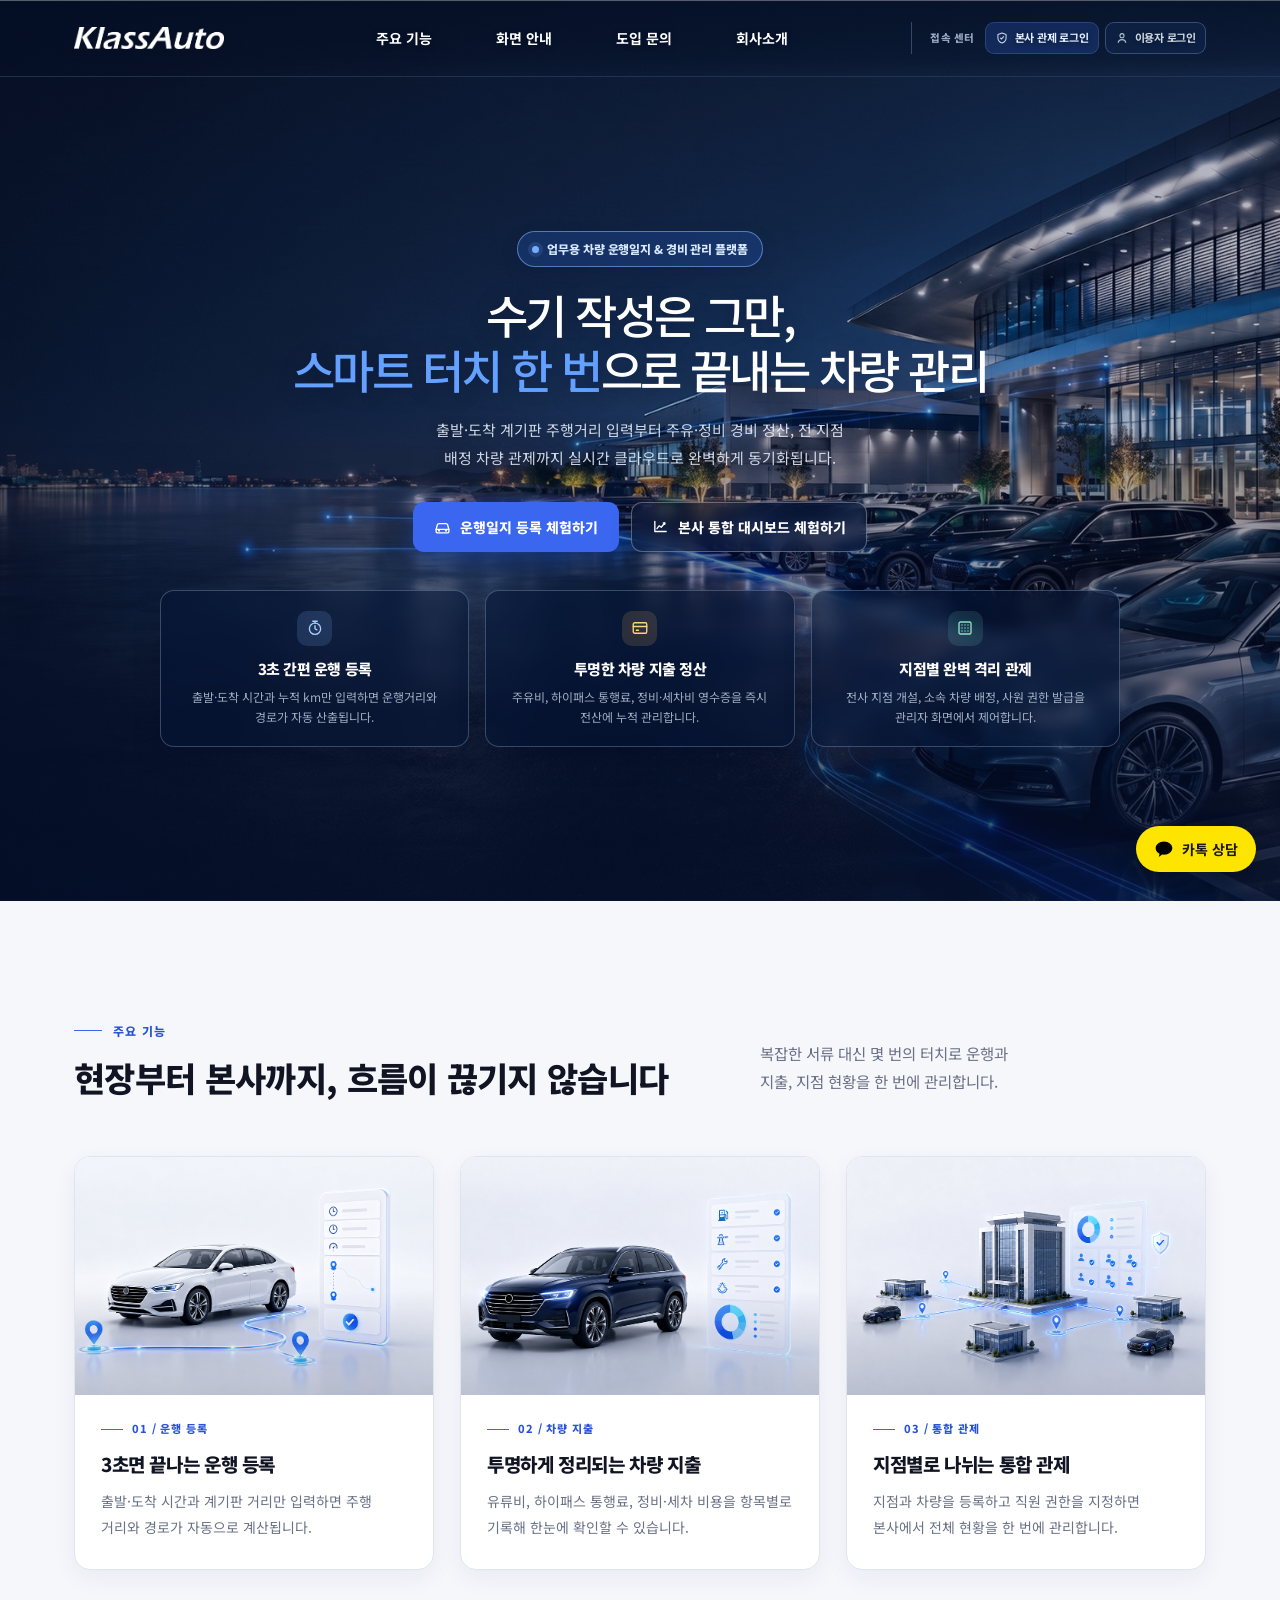
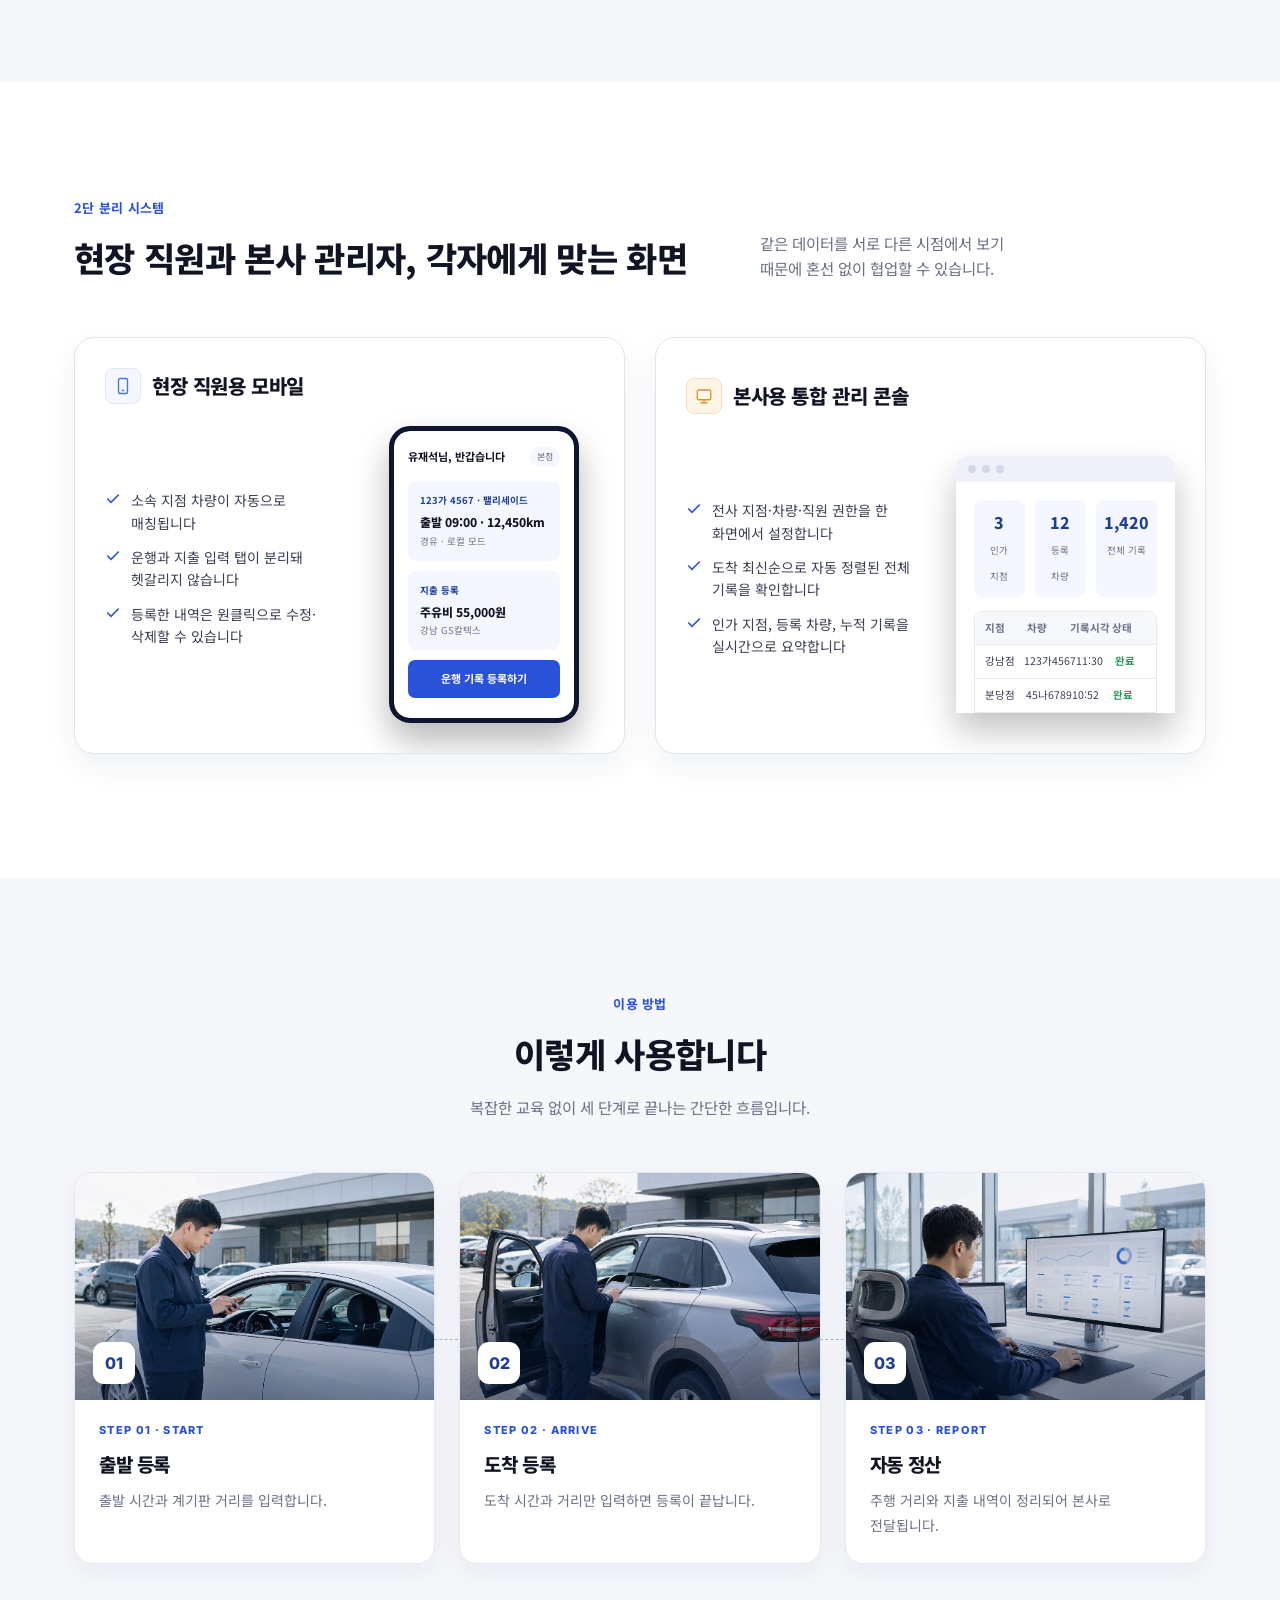
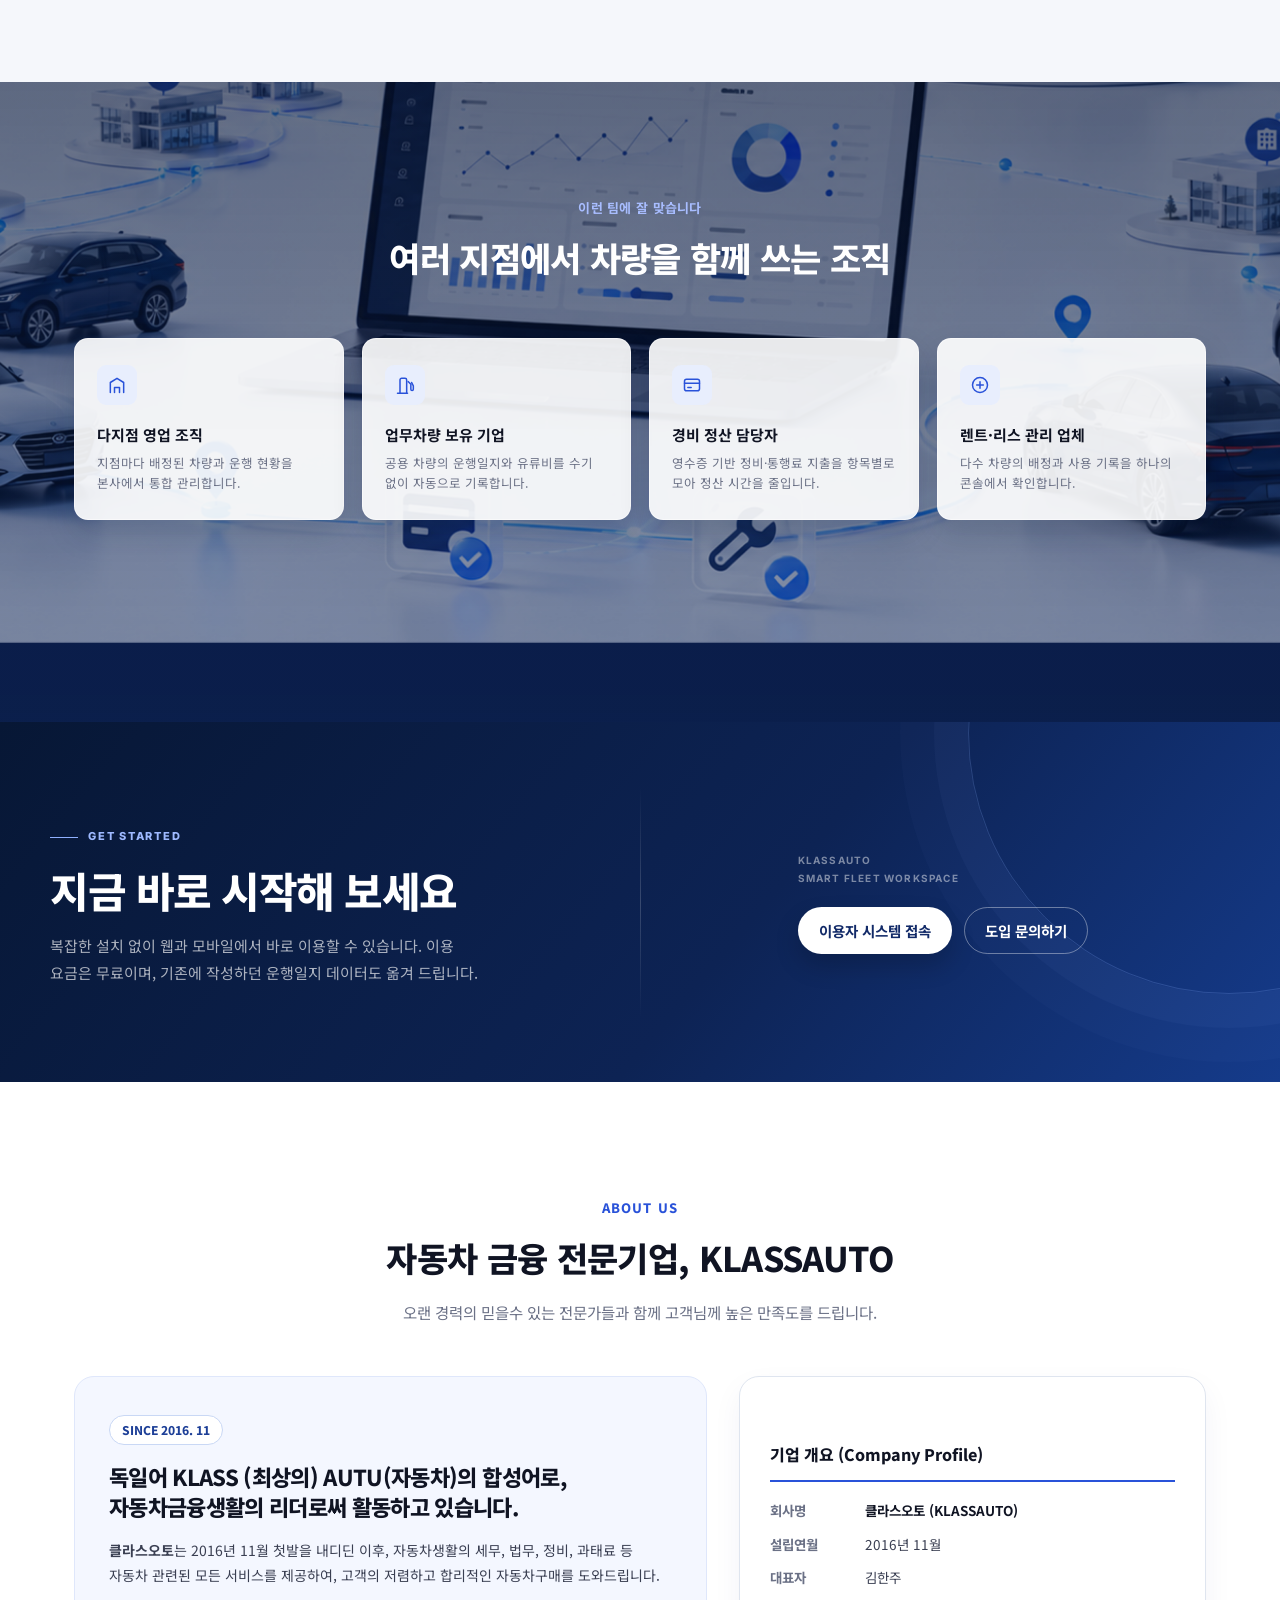
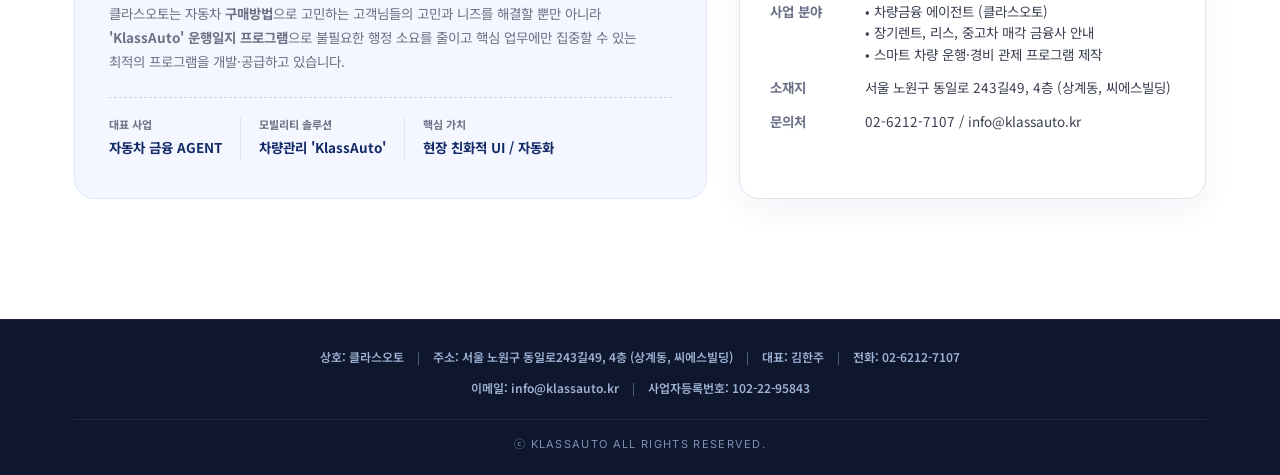
<file: www/index.html>
<!-- 푸터 클라스오토 -->
<!DOCTYPE html>
<html lang="ko">
<head>
<meta charset="UTF-8">
    <meta name="viewport" content="width=device-width, initial-scale=1.0">
    <title>KlassAuto | 스마트 업무차량 운행일지</title>
    <meta name="description" content="출발과 도착만 입력하면 주행거리 계산부터 유류비·통행료 정산, 전 지점 차량 현황까지 실시간으로 정리되는 업무용 차량 관리 솔루션, KlassAuto.">

    <!-- 📱 카카오톡 / SNS 공유 메타태그 (Open Graph) -->
    <meta property="og:type" content="website">
    <meta property="og:site_name" content="KlassAuto">
    <meta property="og:url" content="https://klassauto.kr/">
    <meta property="og:title" content="KlassAuto 차량관리 솔루션">
    <meta property="og:description" content="스마트 업무용 차량 운행일지 및 지출 관리 시스템">
    <!-- ⚠️ 실제 브라우저 주소창에 쳤을 때 열리는 절대 경로(HTTPS 권장)로 지정 -->
    <meta property="og:image" content="https://klassauto.kr/cars/img/k-kakao-blue2.png">
    <meta property="og:image:width" content="1200">
    <meta property="og:image:height" content="630">

    <link rel="shortcut icon" type="image/x-icon" href="cars/img/logo_k3.ico">
    <link rel="preconnect" href="https://fonts.googleapis.com">
    <link rel="preconnect" href="https://fonts.gstatic.com" crossorigin>
    <link href="https://fonts.googleapis.com/css2?family=Noto+Sans+KR:wght@400;500;600;700;900&family=Inter:wght@500;600;700;800&display=swap" rel="stylesheet">
<style>
  :root{
    --blue-900:#0b1b45;
    --blue-800:#122a68;
    --blue-700:#1d3f97;
    --blue-600:#2952d9;
    --blue-500:#3b66f0;
    --blue-100:#e8eefd;
    --blue-50:#f4f7ff;
    --ink-900:#101423;
    --ink-700:#3a3f52;
    --ink-500:#6b7186;
    --ink-300:#a5abbd;
    --line:#e6e9f2;
    --white:#ffffff;
    --bg:#fbfcff;
    --amber:#ffb648;
    --radius-lg:24px;
    --radius-md:16px;
    --radius-sm:10px;
    --shadow-sm:0 2px 10px rgba(16,20,35,0.05);
    --shadow-md:0 12px 32px rgba(20,40,110,0.10);
    --shadow-lg:0 24px 60px rgba(15,30,90,0.16);
    --maxw:1180px;
  }

  *{box-sizing:border-box;}
  html{scroll-behavior:smooth;}
  body{
    margin:0;
    font-family:"Noto Sans KR","Inter",-apple-system,BlinkMacSystemFont,"Malgun Gothic",sans-serif;
    color:var(--ink-900);
    background:var(--bg);
    line-height:1.6;
    -webkit-font-smoothing:antialiased;
    word-break:keep-all;
    overflow-wrap:break-word;
  }
  img,svg{display:block;max-width:100%;}
  a{color:inherit;text-decoration:none;}
  ul{list-style:none;margin:0;padding:0;}
  button{font-family:inherit;}

  .wrap{max-width:var(--maxw);margin:0 auto;padding:0 24px;}
  section{position:relative;}

  /* ---------- Reveal animation ---------- */
  .reveal{opacity:0;transform:translateY(18px);transition:opacity .7s ease, transform .7s ease;}
  .reveal.in{opacity:1;transform:translateY(0);}
  @media (prefers-reduced-motion: reduce){
    .reveal{opacity:1;transform:none;transition:none;}
  }

  /* ---------- Header ---------- */
  header{
    position:sticky;top:0;z-index:100;
    background:linear-gradient(180deg,rgba(4,15,37,0.68) 0%,rgba(4,15,37,0.36) 78%,rgba(4,15,37,0) 100%);
    backdrop-filter:none;
    -webkit-backdrop-filter:none;
    border-bottom:1px solid rgba(153,194,255,0.18);
    transition:background .25s ease, border-color .25s ease, box-shadow .25s ease;
  }
  header.is-scrolled{background:rgba(255,255,255,0.94);border-bottom-color:var(--line);box-shadow:0 6px 20px rgba(11,27,69,0.12);}
  header.is-scrolled .brand-logo{filter:none;}
  header.is-scrolled .nav-links a,
  header.is-scrolled .login-links{color:var(--blue-900);text-shadow:none;}
  header.is-scrolled .login-links a{color:var(--blue-900);text-shadow:none;}
  header.is-scrolled .nav-links a:hover::before,
  header.is-scrolled .nav-links a:focus-visible::before{filter:brightness(0) saturate(100%) invert(34%) sepia(96%) saturate(1892%) hue-rotate(208deg) brightness(96%) contrast(96%);}
  header.is-scrolled .login-divider{background:var(--line);}
  .nav{
    display:flex;align-items:center;justify-content:space-between;
    height:76px;
  }
  .brand{display:flex;align-items:center;gap:10px;font-weight:800;font-size:20px;letter-spacing:-0.02em;color:var(--blue-800);}
  .brand-logo{display:block;width:150px;height:auto;object-fit:contain;filter:brightness(0) invert(1);}
  .brand .mark{width:34px;height:34px;border-radius:10px;background:linear-gradient(145deg,var(--blue-500),var(--blue-700));display:flex;align-items:center;justify-content:center;box-shadow:var(--shadow-sm);}
  .brand .mark svg{width:19px;height:19px;}
  .brand span{font-family:"Inter","Noto Sans KR",sans-serif;}

  .nav-links{display:flex;align-items:center;gap:35px;padding:0;background:transparent;border:0;border-radius:0;box-shadow:none;}
  .nav-links a{position:relative;display:inline-flex;align-items:center;gap:7px;padding:9px 0;font-size:14px;font-weight:700;color:#fff;text-shadow:0 1px 5px rgba(4,14,36,0.65);transition:color .2s ease;}
  .nav-links a::before{content:"";width:22px;height:22px;flex:none;background:url("cars/images/icon.png") center/contain no-repeat;opacity:0;transform:translateX(-7px) scale(.82);transition:opacity .2s ease,transform .2s ease;}
  .nav-links a::after{content:"";position:absolute;left:0;right:0;bottom:2px;height:2px;background:var(--blue-500);transform:scaleX(0);transform-origin:right;transition:transform .25s ease;}
  .nav-links a:hover,
  .nav-links a:focus-visible{color:#cbd9ff;}
  .nav-links a:hover::before,
  .nav-links a:focus-visible::before{opacity:1;transform:translateX(0) scale(1);}
  .nav-links a:hover::after,
  .nav-links a:focus-visible::after{transform:scaleX(1);transform-origin:left;}

  .nav-actions{display:flex;align-items:center;gap:18px;margin-left:auto;}
  .btn{
    display:inline-flex;align-items:center;justify-content:center;gap:8px;
    font-weight:700;font-size:14.5px;
    padding:11px 20px;border-radius:999px;
    border:1px solid transparent;
    cursor:pointer;white-space:nowrap;
    transition:transform .18s ease, box-shadow .18s ease, background .18s ease, border-color .18s ease;
  }
  .btn:active{transform:translateY(1px);}
  .btn-primary{background:var(--blue-600);color:#fff;box-shadow:0 8px 20px rgba(41,82,217,0.28);}
  .btn-primary:hover{background:var(--blue-700);box-shadow:0 10px 26px rgba(41,82,217,0.36);}
  .btn-ghost{background:transparent;color:var(--blue-700);border-color:var(--line);}
  .btn-ghost:hover{border-color:var(--blue-300,#b9c9f7);background:var(--blue-50);}
  .btn-light{background:#fff;color:var(--blue-700);}
  .btn-light:hover{box-shadow:var(--shadow-md);}
  .btn-outline-white{background:transparent;color:#fff;border-color:rgba(255,255,255,0.45);}
  .btn-outline-white:hover{background:rgba(255,255,255,0.12);}
  .btn-sm{padding:8px 16px;font-size:13.5px;}
  .btn-block{width:100%;}

  .login-cluster{display:flex;align-items:center;gap:10px;padding-left:18px;border-left:1px solid rgba(169,204,255,.28);}
  .login-cluster-label{font-size:10.5px;font-weight:800;letter-spacing:.02em;color:rgba(214,228,255,.72);white-space:nowrap;}
  .login-links{display:flex;align-items:center;gap:6px;padding:0;background:transparent;border:0;border-radius:0;box-shadow:none;}
  .login-links a{display:inline-flex;align-items:center;gap:6px;padding:6px 9px;border:1px solid rgba(157,194,255,.28);border-radius:9px;background:rgba(18,42,86,.48);color:rgba(244,248,255,.84);font-size:11px;font-weight:700;letter-spacing:-.02em;text-shadow:0 1px 4px rgba(4,14,36,.55);white-space:nowrap;transition:color .2s ease,background .2s ease,border-color .2s ease,transform .2s ease;}
  .login-links a svg{width:14px;height:14px;flex:none;opacity:.88;}
  .login-links a:hover,.login-links a:focus-visible{background:rgba(53,92,165,.58);border-color:rgba(181,211,255,.42);color:#fff;transform:translateY(-1px);}
  .login-links a.login-link-admin{background:rgba(44,91,196,.28);border-color:rgba(118,166,255,.22);color:#e4eeff;}
  .login-links a.login-link-admin:hover,.login-links a.login-link-admin:focus-visible{background:rgba(61,111,229,.42);border-color:rgba(164,201,255,.4);}
  header.is-scrolled .login-cluster{border-left-color:var(--line);}
  header.is-scrolled .login-cluster-label{color:var(--blue-700);}
  header.is-scrolled .login-links{background:transparent;border:0;box-shadow:none;}
  header.is-scrolled .login-links a{color:var(--blue-800);text-shadow:none;}
  header.is-scrolled .login-links a:hover,
  header.is-scrolled .login-links a:focus-visible{background:#fff;border-color:#c6d6f3;color:var(--blue-700);}
  header.is-scrolled .login-links a.login-link-user{background:#f4f7ff;border-color:#d7e1f5;}
  header.is-scrolled .login-links a.login-link-admin{background:#e4edff;border-color:#c4d5f6;color:var(--blue-700);}

  @media (min-width:981px){
    .nav{display:grid;grid-template-columns:auto minmax(0,1fr) auto;align-items:center;}
    .nav-links{justify-self:center;}
    .nav-actions{margin-left:0;}
  }

  .menu-toggle{display:none;align-items:center;justify-content:center;width:34px;height:34px;background:rgba(30,66,135,.28);border:1px solid rgba(111,166,255,.34);border-radius:10px;cursor:pointer;padding:0;color:#78adff;box-shadow:inset 0 1px 0 rgba(255,255,255,.1),0 5px 14px rgba(2,16,47,.16);transition:background .2s ease,border-color .2s ease,transform .2s ease;}
  .menu-toggle:hover,.menu-toggle:focus-visible{background:rgba(46,91,178,.46);border-color:rgba(151,198,255,.62);transform:translateY(-1px);}
  .menu-toggle svg{width:20px;height:20px;color:currentColor;}
  header.is-scrolled .menu-toggle{background:var(--blue-50);border-color:#c9d8f5;color:var(--blue-700);box-shadow:0 4px 12px rgba(28,66,145,.1);}

  /* ---------- Hero ---------- */
  .hero{min-height:calc(100vh - 76px);min-height:calc(100svh - 76px);display:flex;align-items:center;padding:56px 0;overflow:visible;background:transparent;isolation:isolate;}
  .hero-slides{position:absolute;inset:-76px 0 0;overflow:hidden;z-index:0;background:#081938;}
  .hero-slide{position:absolute;inset:0;margin:0;opacity:0;visibility:hidden;transition:opacity .65s ease,visibility .65s ease;}
  .hero-slide.is-active{opacity:1;visibility:visible;}
  .hero-slide img{display:block;width:100%;height:100%;object-fit:cover;object-position:center;}
  .hero-slide::after{content:"";position:absolute;inset:0;background:linear-gradient(180deg,rgba(4,16,45,.36) 0%,rgba(4,16,45,.24) 42%,rgba(4,16,45,.78) 100%);pointer-events:none;}
  .hero .wrap{position:relative;z-index:1;display:grid;grid-template-columns:1fr;gap:0;align-items:center;justify-items:center;text-align:center;}
  .hero .wrap > div:first-child{width:100%;max-width:1180px;}
  .hero-copy{display:flex;flex-direction:column;align-items:center;}
  .hero-kicker{display:inline-flex;align-items:center;gap:8px;margin-bottom:20px;padding:7px 14px;border:1px solid rgba(130,188,255,.55);border-radius:999px;background:rgba(44,101,215,.24);box-shadow:0 6px 18px rgba(0,15,50,.14);color:#d7e8ff;font-size:12px;font-weight:800;letter-spacing:-.01em;}
  .hero-kicker::before{content:"";width:7px;height:7px;border-radius:50%;background:#74adff;box-shadow:0 0 0 4px rgba(116,173,255,.14);}
  h1.hero-title{max-width:1020px;margin:0 0 19px;color:#fff;font-size:clamp(32px,4.2vw,54px);line-height:1.2;font-weight:500;letter-spacing:-.055em;text-wrap:balance;text-shadow:0 2px 14px rgba(0,10,32,.18);}
  h1.hero-title em{font-style:normal;color:#64a0ff;}
  .hero-desc{max-width:700px;margin:0 0 30px;color:rgba(239,246,255,.85);font-size:15px;line-height:1.85;text-wrap:balance;text-shadow:0 2px 12px rgba(0,10,32,.35);}
  .hero-cta{display:flex;align-items:center;justify-content:center;flex-wrap:wrap;gap:12px;margin-bottom:38px;}
  .hero-action{display:inline-flex;align-items:center;justify-content:center;gap:9px;min-width:204px;padding:13px 20px;border:1px solid transparent;border-radius:11px;font-size:14px;font-weight:800;transition:transform .2s ease,box-shadow .2s ease,background .2s ease;}
  .hero-action svg{width:17px;height:17px;flex:none;}
  .hero-action:hover{transform:translateY(-2px);}
  .hero-action-primary{background:var(--blue-500);color:#fff;box-shadow:0 10px 24px rgba(24,86,220,.35);}
  .hero-action-primary:hover{background:#2f61e3;box-shadow:0 14px 28px rgba(24,86,220,.43);}
  .hero-action-secondary{border-color:rgba(255,255,255,.3);background:rgba(7,22,58,.58);color:#fff;box-shadow:0 9px 20px rgba(0,8,26,.15);backdrop-filter:blur(7px);}
  .hero-action-secondary:hover{background:rgba(18,48,106,.8);border-color:rgba(255,255,255,.5);}
  .hero-benefits{display:grid;grid-template-columns:repeat(3,minmax(0,1fr));gap:16px;width:100%;max-width:960px;text-align:center;}
  .hero-benefit{min-height:128px;padding:20px 18px 19px;border:1px solid rgba(180,216,255,.27);border-radius:14px;background:rgba(5,21,55,.56);box-shadow:0 13px 28px rgba(0,8,28,.18);backdrop-filter:blur(8px);}
  .hero-benefit-icon{display:grid;place-items:center;width:35px;height:35px;margin:0 auto 11px;border-radius:10px;background:rgba(122,177,255,.16);color:#a8ceff;}
  .hero-benefit-icon.amber{background:rgba(255,197,94,.14);color:#ffd27c;}
  .hero-benefit-icon.green{background:rgba(105,220,182,.14);color:#8de0c5;}
  .hero-benefit-icon svg{width:18px;height:18px;}
  .hero-benefit h3{margin:0 0 6px;color:#fff;font-size:15px;font-weight:800;letter-spacing:-.03em;}
  .hero-benefit p{margin:0;color:rgba(225,238,255,.7);font-size:12px;line-height:1.65;}
  .hero .hero-visual{display:none;}
  .eyebrow{
    display:inline-flex;align-items:center;gap:8px;
    background:var(--blue-100);color:var(--blue-700);
    font-size:13.5px;font-weight:700;padding:7px 14px 7px 10px;border-radius:999px;
    margin-bottom:22px;
  }
  .eyebrow .dot{width:7px;height:7px;border-radius:50%;background:var(--blue-600);}
  h1.hero-title{
    max-width:1020px;
    font-size:clamp(30px,4vw,46px);
    line-height:1.2;
    font-weight:500;
    letter-spacing:-.055em;
    color:#fff;
    margin:0 0 19px;
    text-wrap:balance;
    text-shadow:0 3px 22px rgba(0,10,32,.3);
  }
  h1.hero-title em{font-style:normal;color:#64a0ff;}
  .hero-desc{
    font-size:15px;color:rgba(239,246,255,.85);
    max-width:700px;margin:0 0 30px;
    line-height:1.85;
    text-wrap:balance;
    text-shadow:0 2px 12px rgba(0,10,32,.35);
  }
  .hero-cta{display:flex;align-items:center;justify-content:center;flex-wrap:wrap;gap:12px;margin-bottom:38px;}
  .hero-chips{display:flex;flex-wrap:wrap;gap:10px;}
  .chip{
    display:inline-flex;align-items:center;gap:7px;
    font-size:13px;font-weight:600;color:var(--ink-700);
    background:#fff;border:1px solid var(--line);
    padding:9px 14px;border-radius:999px;box-shadow:var(--shadow-sm);
  }
  .chip svg{width:15px;height:15px;color:var(--blue-600);flex:none;}

  /* Hero visual: composed mock dashboard */
  .hero-visual{position:relative;height:420px;}
  .float-card{position:absolute;background:#fff;border-radius:var(--radius-md);box-shadow:var(--shadow-lg);border:1px solid var(--line);}
  .hv-main{
    left:6%;top:6%;width:88%;padding:22px;
  }
  .hv-route{display:flex;align-items:stretch;gap:14px;}
  .hv-route .line-wrap{display:flex;flex-direction:column;align-items:center;padding-top:6px;}
  .hv-dot{width:11px;height:11px;border-radius:50%;background:var(--blue-600);}
  .hv-dot.end{background:var(--amber);}
  .hv-line{flex:1;width:2px;background:repeating-linear-gradient(to bottom,var(--line) 0 5px,transparent 5px 10px);margin:4px 0;}
  .hv-stop{flex:1;}
  .hv-stop .k{font-size:11.5px;color:var(--ink-500);font-weight:600;margin-bottom:3px;}
  .hv-stop .v{font-size:14px;font-weight:700;color:var(--ink-900);}
  .hv-stop .v small{color:var(--ink-500);font-weight:500;font-size:12px;}
  .hv-divider{height:1px;background:var(--line);margin:16px 0;}
  .hv-row{display:flex;align-items:center;justify-content:space-between;font-size:13px;}
  .hv-badge{background:var(--blue-50);color:var(--blue-700);font-weight:700;font-size:12px;padding:4px 10px;border-radius:999px;}
  .hv-total{font-weight:800;color:var(--blue-700);}

  .hv-expense{left:0;bottom:2%;width:270px;padding:16px 18px;}
  .hv-expense .row{display:flex;align-items:center;gap:10px;margin-bottom:10px;}
  .hv-expense .row:last-child{margin-bottom:0;}
  .hv-icon{width:34px;height:34px;border-radius:10px;display:flex;align-items:center;justify-content:center;flex:none;}
  .hv-icon.fuel{background:#fff1e0;color:#e08a2c;}
  .hv-icon.toll{background:#e7f6ee;color:#1f9d5c;}
  .hv-icon.wash{background:var(--blue-100);color:var(--blue-700);}
  .hv-expense .t{font-size:12.5px;font-weight:700;color:var(--ink-900);}
  .hv-expense .s{font-size:11.5px;color:var(--ink-500);}
  .hv-expense .amt{margin-left:auto;font-size:13px;font-weight:800;color:var(--ink-900);}

  .hv-stat{right:2%;top:4%;width:190px;padding:16px 18px;text-align:left;}
  .hv-stat .label{font-size:11.5px;color:var(--ink-500);font-weight:600;margin-bottom:8px;}
  .hv-stat .grid3{display:flex;justify-content:space-between;gap:6px;}
  .hv-stat .cell b{display:block;font-size:19px;font-weight:800;color:var(--blue-700);}
  .hv-stat .cell span{font-size:10.5px;color:var(--ink-500);}

  .blob{position:absolute;border-radius:50%;filter:blur(0px);z-index:-1;}

  /* ---------- Section heading ---------- */
  .sec-head{max-width:620px;margin:0 auto 52px;text-align:center;}
  .sec-tag{display:inline-block;font-size:13px;font-weight:700;color:var(--blue-600);letter-spacing:.02em;margin-bottom:12px;}
  .sec-title{font-size:clamp(24px,3vw,34px);font-weight:800;letter-spacing:-0.02em;margin:0 0 14px;color:var(--ink-900);text-wrap:balance;}
  .sec-desc{font-size:15.5px;color:var(--ink-500);margin:0;text-wrap:balance;}

  /* ---------- Features ---------- */
  .features{padding:120px 0 112px;background:#f5f7fb;}
  .features .sec-head{display:grid;grid-template-columns:minmax(0,1.1fr) minmax(280px,.8fr);gap:72px;align-items:end;max-width:var(--maxw);margin:0 auto 56px;text-align:left;}
  .features .sec-tag{display:flex;align-items:center;gap:11px;margin-bottom:16px;color:var(--blue-600);font-size:12px;font-weight:800;letter-spacing:.1em;}
  .features .sec-tag::before{content:"";width:28px;height:1px;background:var(--blue-500);}
  .features .sec-title{max-width:660px;margin-bottom:0;line-height:1.28;}
  .features .sec-desc{max-width:380px;margin:0 0 4px;line-height:1.8;text-align:left;}
  .feature-grid{display:grid;grid-template-columns:repeat(3,minmax(0,1fr));gap:26px;}
  .feature-card{
    background:#fff;border:1px solid #dfe5ef;border-radius:16px;
    overflow:hidden;box-shadow:0 8px 24px rgba(20,40,110,0.055);
    transition:transform .25s ease, box-shadow .25s ease, border-color .25s ease;
  }
  .feature-card:hover{transform:translateY(-5px);box-shadow:0 18px 36px rgba(20,40,110,0.12);border-color:#cbd7ed;}
  .feature-media{position:relative;aspect-ratio:1.5;overflow:hidden;background:var(--blue-50);}
  .feature-media::after{content:"";position:absolute;inset:0;background:linear-gradient(180deg,rgba(11,27,69,0) 56%,rgba(11,27,69,0.18) 100%);pointer-events:none;}
  .feature-media img{width:100%;height:100%;object-fit:cover;filter:saturate(.92) contrast(1.02);transition:transform .45s ease;}
  .feature-card:hover .feature-media img{transform:scale(1.035);}
  .feature-badge{display:none;}
  .feature-card-body{padding:25px 26px 29px;}
  .feature-meta{display:flex;align-items:center;gap:9px;margin-bottom:11px;color:var(--blue-600);font-size:11px;font-weight:800;letter-spacing:.08em;}
  .feature-meta::before{content:"";width:22px;height:1px;background:var(--blue-500);}
  .feature-card h3{font-size:19px;font-weight:800;margin:0 0 10px;letter-spacing:-0.02em;}
  .feature-card p{font-size:14px;line-height:1.8;color:var(--ink-500);margin:0;}

  /* ---------- Dual system ---------- */
  .dual{padding:112px 0 124px;background:#fff;color:var(--ink-900);}
  .dual-head{display:grid;grid-template-columns:minmax(0,1.1fr) minmax(300px,.8fr);gap:72px;align-items:end;max-width:var(--maxw);margin:0 auto 52px;text-align:left;}
  .dual-head .sec-tag{color:var(--blue-600);}
  .dual-head .sec-title{color:var(--ink-900);max-width:620px;margin-bottom:0;}
  .dual-head .sec-desc{max-width:380px;margin:0 0 4px;color:var(--ink-500);text-align:left;}
  .dual-grid{display:grid;grid-template-columns:repeat(2,minmax(0,1fr));gap:30px;align-items:stretch;}
  .dual-card{
    position:relative;
    display:grid;
    grid-template-columns:minmax(0,1fr) minmax(170px,.9fr);
    column-gap:26px;
    align-items:center;
    background:#fff;
    border:1px solid #dfe5ef;
    border-radius:20px;
    padding:30px;
    overflow:hidden;
    box-shadow:0 12px 30px rgba(20,40,110,0.065);
  }
  .dual-card:first-child{--card-accent:#4774df;}
  .dual-card:last-child{--card-accent:#d7952f;}
  .dual-card:nth-child(2){margin-top:0;}
  .dual-card .tag-row{grid-column:1 / -1;display:flex;align-items:center;gap:11px;margin-bottom:22px;}
  .dual-card .tag-icon{width:36px;height:36px;border-radius:8px;background:var(--blue-50);border:1px solid #dfe7fb;display:flex;align-items:center;justify-content:center;}
  .dual-card .tag-icon svg{width:18px;height:18px;color:var(--card-accent);}
  .dual-card .tag-icon.amber{background:#fff5e5;border-color:#f4dfb9;}
  .dual-card .tag-icon.amber svg{color:var(--card-accent);}
  .dual-card h3{font-size:20px;font-weight:800;color:var(--ink-900);margin:0 0 12px;letter-spacing:-0.02em;}
  .dual-card ul{grid-column:1;grid-row:2;margin:0;}
  .dual-card li{
    display:flex;gap:10px;align-items:flex-start;
    font-size:14px;color:var(--ink-700);margin-bottom:12px;
  }
  .dual-card li svg{width:16px;height:16px;color:var(--blue-600);flex:none;margin-top:2px;}

  /* phone mockup */
  .device-frame{grid-column:2;grid-row:2;margin:0 auto;display:flex;justify-content:center;width:100%;}
  .phone{
    width:190px;border-radius:21px;background:#0d1530;
    border:5px solid #0d1530;box-shadow:0 18px 34px rgba(0,0,0,0.28);
    overflow:hidden;
  }
  .phone .screen{background:#fff;border-radius:15px;padding:16px 14px 20px;color:var(--ink-900);}
  .phone .app-bar{display:flex;align-items:center;justify-content:space-between;margin-bottom:14px;}
  .phone .app-bar .u{font-size:11px;font-weight:700;color:var(--ink-900);}
  .phone .app-bar .b{font-size:9px;color:var(--ink-500);background:var(--blue-50);padding:3px 7px;border-radius:999px;}
  .phone .card-mini{background:var(--blue-50);border-radius:8px;padding:12px;margin-bottom:10px;}
  .phone .card-mini .lab{font-size:9.5px;color:var(--blue-700);font-weight:700;margin-bottom:4px;}
  .phone .card-mini .val{font-size:12px;font-weight:800;color:var(--ink-900);}
  .phone .card-mini .sub{font-size:9.5px;color:var(--ink-500);margin-top:2px;}
  .phone .btn-fake{background:var(--blue-600);color:#fff;text-align:center;font-size:11px;font-weight:700;padding:10px;border-radius:7px;margin-top:8px;}

  /* browser mockup */
  .browser{
    grid-column:2;grid-row:2;width:100%;
    background:#fff;border-radius:10px 10px 0 0;overflow:hidden;
    box-shadow:0 18px 34px rgba(0,0,0,0.24);
  }
  .browser .bar{background:#eef1f8;padding:9px 12px;display:flex;gap:6px;}
  .browser .bar span{width:8px;height:8px;border-radius:50%;background:#d3d8e6;}
  .browser .body{padding:18px 18px 0;color:var(--ink-900);}
  .bstat-row{display:flex;gap:10px;margin-bottom:14px;}
  .bstat{flex:1;background:var(--blue-50);border-radius:8px;padding:10px 8px;text-align:center;}
  .bstat b{display:block;font-size:16px;font-weight:800;color:var(--blue-700);}
  .bstat span{font-size:9.5px;color:var(--ink-500);}
  .btable{border:1px solid var(--line);border-radius:8px 8px 0 0;overflow:hidden;font-size:10.5px;}
  .btable .thead,.btable .trow{display:grid;grid-template-columns:1fr 1fr 1fr 0.8fr;padding:8px 10px;}
  .btable .thead{background:#f6f8fc;color:var(--ink-500);font-weight:700;}
  .btable .trow{border-top:1px solid var(--line);color:var(--ink-700);}
  .btable .ok{color:#1f9d5c;font-weight:700;}

  /* ---------- Steps ---------- */
  .steps{padding:112px 0 118px;background:#f5f7fb;}
  .step-row{display:grid;grid-template-columns:repeat(3,minmax(0,1fr));gap:24px;position:relative;}
  .step{position:relative;padding:0;text-align:left;background:#fff;border:1px solid var(--line);border-radius:18px;overflow:visible;box-shadow:0 8px 24px rgba(20,40,110,0.06);transition:transform .25s ease,box-shadow .25s ease;}
  .step:hover{transform:translateY(-6px);box-shadow:0 18px 38px rgba(20,40,110,0.13);}
  .step:not(:last-child)::after{content:"";position:absolute;top:166px;right:-24px;width:24px;border-top:1px dashed #9eb4e7;z-index:2;}
  .step-media{position:relative;aspect-ratio:1.58;overflow:hidden;border-radius:18px 18px 0 0;background:var(--blue-50);}
  .step-media::after{content:"";position:absolute;inset:0;background:linear-gradient(180deg,rgba(8,25,62,0.02) 48%,rgba(8,25,62,0.48) 100%);pointer-events:none;}
  .step-media img{width:100%;height:100%;object-fit:cover;transition:transform .45s ease;}
  .step:hover .step-media img{transform:scale(1.045);}
  .step-num{position:absolute;left:18px;bottom:16px;z-index:1;display:flex;align-items:center;justify-content:center;width:42px;height:42px;border-radius:11px;background:#fff;color:var(--blue-700);font-family:"Inter";font-weight:800;font-size:16px;box-shadow:0 8px 18px rgba(8,25,62,0.18);}
  .step-body{padding:22px 24px 26px;}
  .step-label{display:block;margin-bottom:9px;color:var(--blue-600);font-family:"Inter","Noto Sans KR",sans-serif;font-size:11px;font-weight:800;letter-spacing:.12em;}
  .step h3{font-size:19px;font-weight:800;margin:0 0 9px;letter-spacing:-0.02em;}
  .step p{font-size:14px;line-height:1.75;color:var(--ink-500);margin:0;}
  .step-connector{display:none;}

  /* ---------- Who / audience ---------- */
  .audience{position:relative;min-height:640px;padding:112px 0 124px;background:var(--blue-900);overflow:hidden;isolation:isolate;}
  .audience::before{content:"";position:absolute;inset:-12% -6%;background:url("cars/images/about.jpg") center center / cover no-repeat;transform:translate3d(0,var(--audience-shift,0px),0) scale(1.08);will-change:transform;z-index:-2;}
  .audience::after{content:"";position:absolute;inset:0;background:linear-gradient(180deg,rgba(7,22,57,0.62) 0%,rgba(12,35,83,0.48) 100%);z-index:-1;}
  .audience > .wrap{position:relative;z-index:1;}
  .audience .sec-tag{color:#a8bdff;}
  .audience .sec-title{color:#fff;}
  .audience .sec-desc{color:rgba(255,255,255,0.82);}
  .audience-grid{display:grid;grid-template-columns:repeat(4,1fr);gap:18px;}
  .audience-card{
    border:1px solid rgba(255,255,255,0.52);border-radius:14px;
    padding:26px 22px;background:rgba(255,255,255,0.91);text-align:left;box-shadow:0 14px 30px rgba(7,22,57,0.16);
  }
  .audience-card .ic{width:40px;height:40px;border-radius:9px;background:var(--blue-100);display:flex;align-items:center;justify-content:center;margin-bottom:18px;}
  .audience-card .ic svg{width:20px;height:20px;color:var(--blue-600);}
  .audience-card h4{font-size:15px;font-weight:700;margin:0 0 6px;}
  .audience-card p{font-size:12.5px;color:var(--ink-500);margin:0;}

  /* ---------- CTA ---------- */
  .cta{
    width:100%;margin:0;border-radius:0;
    background:linear-gradient(130deg,#071735 0%,#0d2354 58%,#153b8b 100%);
    min-height:360px;padding:78px max(24px,calc((100% - var(--maxw)) / 2));text-align:left;color:#fff;position:relative;display:grid;grid-template-columns:minmax(0,1.15fr) minmax(280px,.85fr);align-items:center;gap:64px;overflow:hidden;isolation:isolate;
  }
  .cta::before{content:"";position:absolute;width:520px;height:520px;right:-210px;top:-250px;border:1px solid rgba(143,176,255,0.22);border-radius:50%;box-shadow:0 0 0 34px rgba(143,176,255,0.04),0 0 0 68px rgba(143,176,255,0.025);z-index:-1;}
  .cta::after{content:"";position:absolute;left:50%;top:18%;bottom:18%;width:1px;background:linear-gradient(180deg,transparent,rgba(255,255,255,0.18),transparent);z-index:-1;}
  .cta-copy{max-width:620px;}
  .cta-kicker{display:inline-flex;align-items:center;gap:10px;margin-bottom:18px;color:#9eb9ff;font-family:"Inter","Noto Sans KR",sans-serif;font-size:11px;font-weight:800;letter-spacing:.16em;}
  .cta-kicker::before{content:"";width:28px;height:1px;background:#8fb0ff;}
  .cta h2{font-size:clamp(28px,3.4vw,42px);font-weight:800;line-height:1.25;margin:0 0 16px;letter-spacing:-0.035em;text-wrap:balance;}
  .cta p{font-size:15px;line-height:1.8;color:rgba(255,255,255,0.66);max-width:560px;margin:0;text-wrap:balance;}
  .cta-actions{padding-left:42px;}
  .cta-actions::before{content:"KLASSAUTO\A SMART FLEET WORKSPACE";white-space:pre;display:block;margin-bottom:20px;color:rgba(255,255,255,0.46);font-family:"Inter","Noto Sans KR",sans-serif;font-size:10px;font-weight:700;line-height:1.8;letter-spacing:.12em;}
  .cta-btns{display:flex;gap:12px;justify-content:flex-start;flex-wrap:wrap;}
  .cta .btn-light{background:#fff;color:var(--blue-800);box-shadow:0 12px 24px rgba(0,0,0,0.18);}
  .cta .btn-light:hover{background:#edf2ff;}
  .cta .btn-outline-white{color:#fff;border-color:rgba(255,255,255,0.38);}
  .cta .btn-outline-white:hover{background:rgba(255,255,255,0.12);}

  /* ---------- Footer ---------- */
  footer{border-top:1px solid rgba(255,255,255,0.06);padding:26px 0 22px;background:#0e172d;color:#9eb2d5;}
  footer > .wrap{display:none;}
  .footer-info{max-width:1180px;margin:0 auto;padding:0 24px;text-align:center;}
  .footer-row{display:flex;align-items:center;justify-content:center;flex-wrap:wrap;gap:0;line-height:1.8;}
  .footer-row + .footer-row{margin-top:10px;}
  .footer-item{font-size:12px;font-weight:600;color:#9eb2d5;white-space:nowrap;}
  .footer-sep{margin:0 13px;color:#617497;font-size:12px;}
  .footer-copy{margin-top:20px;padding-top:16px;border-top:1px solid rgba(255,255,255,0.08);font-family:"Inter","Noto Sans KR",sans-serif;font-size:11px;letter-spacing:.12em;color:#7d91b4;}

  /* ---------- Responsive ---------- */
  @media (max-width:980px){
    .nav-links{display:none;}
    .login-cluster{display:flex;gap:0;padding-left:0;border-left:0;}
    .login-cluster-label{display:none;}
    .login-links{display:flex;gap:4px;}
    .login-links a{padding:6px 8px;font-size:10px;}
    .login-links a svg{width:13px;height:13px;}
    .nav-actions{gap:8px;}
    .menu-toggle{display:inline-flex;}
    .hero .wrap{grid-template-columns:1fr;}
    .hero-copy{padding:0 10px;}
    h1.hero-title{font-size:clamp(31px,5.2vw,46px);}
    .hero-benefits{max-width:760px;}
    .hero-visual{height:340px;margin-top:20px;}
    .feature-grid{grid-template-columns:1fr 1fr;}
    .features .sec-head{display:block;max-width:620px;text-align:center;}
    .features .sec-title{margin-bottom:14px;}
    .features .sec-desc{max-width:none;margin:0 auto;text-align:center;}
    .features .sec-tag{justify-content:center;}
    .dual-grid{grid-template-columns:1fr;}
    .dual-head{display:block;max-width:620px;text-align:center;}
    .dual-head .sec-title{margin-bottom:14px;}
    .dual-head .sec-desc{max-width:none;margin:0 auto;text-align:center;}
    .dual-card:nth-child(2){margin-top:0;}
    .step-row{grid-template-columns:1fr;gap:36px;}
    .step-connector{display:none;}
    .step:not(:last-child)::after{display:none;}
    .audience-grid{grid-template-columns:1fr 1fr;}
  }
  @media (max-width:600px){
    .wrap{padding:0 18px;}
    .hero{padding:46px 0 58px;}
    .hero-copy{padding:0;}
    .hero-kicker{margin-bottom:16px;font-size:10.5px;padding:7px 11px;}
    h1.hero-title{font-size:clamp(27px,7.5vw,36px);line-height:1.23;margin-bottom:16px;}
    .hero-desc{font-size:13px;line-height:1.8;margin-bottom:24px;}
    .hero-cta{width:100%;gap:9px;margin-bottom:28px;}
    .hero-action{width:100%;min-width:0;padding:12px 14px;font-size:13px;}
    .hero-benefits{grid-template-columns:1fr;gap:10px;}
    .hero-benefit{min-height:0;padding:16px 17px;text-align:left;display:grid;grid-template-columns:34px 1fr;column-gap:11px;align-items:center;}
    .hero-benefit-icon{grid-row:1 / span 2;margin:0;}
    .hero-benefit h3{margin:0 0 2px;font-size:14px;}
    .hero-benefit p{font-size:11px;line-height:1.55;}
    .feature-grid{grid-template-columns:1fr;}
    .audience-grid{grid-template-columns:1fr;}
    .cta{margin:0;padding:64px 22px;grid-template-columns:1fr;gap:32px;text-align:center;}
    .cta::after{display:none;}
    .cta-copy{max-width:620px;margin:0 auto;}
    .cta-actions{padding-left:0;}
    .cta-actions::before{display:none;}
    .cta p{margin:0 auto;}
    .cta-btns{justify-content:center;}
    .footer-info{padding:0 18px;}
    .footer-row{display:block;}
    .footer-item{white-space:normal;}
    .footer-sep{display:inline-block;margin:0 8px;}
    .hv-stat{display:none;}
    .hv-expense{width:230px;}
    .foot-cols{gap:36px;}
    .features,.steps{padding:64px 0;}
    .dual{padding:64px 0;}
    .dual-card{grid-template-columns:1fr;row-gap:0;}
    .dual-card .tag-row,.dual-card ul,.dual-card .device-frame,.dual-card > .browser{grid-column:1;grid-row:auto;}
    .dual-card .device-frame,.dual-card > .browser{margin-top:22px;}
    .audience{min-height:0;padding:72px 0 80px;}
  }
  @media (min-width:360px) and (max-width:600px){
    .brand-logo{width:136px;}
    .nav-actions{gap:6px;}
    .login-links{gap:3px;}
    .login-links a{gap:3px;padding:5px 5px;font-size:9px;letter-spacing:-.07em;}
    .login-links a svg{width:11px;height:11px;}
    .menu-toggle{width:32px;height:32px;border-radius:9px;}
    .menu-toggle svg{width:18px;height:18px;}
    .hero-cta{display:grid;grid-template-columns:repeat(2,minmax(0,1fr));gap:8px;}
    .hero-action{width:100%;min-width:0;padding:11px 5px;font-size:11px;letter-spacing:-.06em;white-space:nowrap;gap:5px;}
    .hero-action svg{width:15px;height:15px;}
  }

  /* mobile nav drawer */
  .mnav{
    position:fixed;inset:0;background:rgba(10,14,30,0.5);
    display:none;z-index:200;
  }
  .mnav.open{display:block;}
  .mnav-panel{
    position:absolute;top:0;right:0;height:100%;width:78%;max-width:320px;
    background:#fff;padding:26px 26px;box-shadow:-10px 0 40px rgba(0,0,0,0.2);
    display:flex;flex-direction:column;gap:6px;
  }
  .mnav-panel a{padding:13px 4px;font-size:16px;font-weight:600;color:var(--ink-900);border-bottom:1px solid var(--line);}
  .mnav-close{align-self:flex-end;background:none;border:none;padding:8px;margin-bottom:6px;cursor:pointer;}
  .mnav-close svg{width:22px;height:22px;}
  .mnav-login-group{margin-top:9px;padding-top:17px;border-top:1px solid #e8edf6;}
  .mnav-login-label{display:block;margin-bottom:10px;color:var(--ink-500);font-size:11px;font-weight:800;letter-spacing:.08em;}
  .mnav-login-options{display:grid;gap:9px;}
  .mnav-login{display:grid;grid-template-columns:34px minmax(0,1fr) 16px;align-items:center;column-gap:10px;padding:12px 12px!important;border:1px solid #dbe4f4!important;border-radius:14px;background:linear-gradient(135deg,#f8faff 0%,#eef4ff 100%);color:var(--blue-900)!important;box-shadow:0 6px 14px rgba(28,66,145,.06);transition:transform .2s ease,box-shadow .2s ease,border-color .2s ease!important;}
  .mnav-login:hover,.mnav-login:focus-visible{transform:translateY(-1px);border-color:#abc4ed!important;box-shadow:0 9px 18px rgba(28,66,145,.12);}
  .mnav-login-icon{display:flex;align-items:center;justify-content:center;width:34px;height:34px;border-radius:10px;background:#e2ecff;color:var(--blue-600);}
  .mnav-login-icon svg{width:18px;height:18px;}
  .mnav-login-copy{display:flex;flex-direction:column;gap:1px;min-width:0;}
  .mnav-login-copy strong{font-size:14px;font-weight:800;line-height:1.4;}
  .mnav-login-copy small{color:var(--ink-500);font-size:10.5px;font-weight:600;line-height:1.4;}
  .mnav-login-arrow{color:#8da5cc;font-size:18px;font-weight:500;line-height:1;}
  .mnav-login-admin{border-color:#b9cdf3!important;background:linear-gradient(135deg,#edf4ff 0%,#dce9ff 100%);}
  .mnav-login-admin .mnav-login-icon{background:#cbdcff;color:#2459df;}
  .mnav-login-admin .mnav-login-arrow{color:#416ed0;}
  .mnav-cta{margin-top:18px;display:flex;flex-direction:column;gap:10px;}

  /* ---------- Kakao Floating Button ---------- */
.kakao-float {
  position: fixed;
  right: 24px;
  bottom: 28px;
  z-index: 999;
  display: inline-flex;
  align-items: center;
  gap: 8px;
  padding: 12px 18px;
  background-color: #FEE500;
  color: #191919;
  font-size: 14px;
  font-weight: 700;
  border-radius: 999px;
  box-shadow: 0 10px 25px rgba(0, 0, 0, 0.18), 0 2px 6px rgba(0, 0, 0, 0.08);
  transition: transform 0.2s ease, box-shadow 0.2s ease;
  text-decoration: none;
}

.kakao-float:hover {
  transform: translateY(-3px) scale(1.02);
  box-shadow: 0 14px 30px rgba(0, 0, 0, 0.22), 0 4px 10px rgba(0, 0, 0, 0.1);
  color: #000;
}

.kakao-float svg {
  width: 20px;
  height: 20px;
  flex-shrink: 0;
}

/* 모바일 화면 대응 (아이콘 중심 또는 여백 축소) */
@media (max-width: 600px) {
  .kakao-float {
    right: 18px;
    bottom: 20px;
    padding: 10px 14px;
    font-size: 13px;
  }
}

/* ---------- About Section Responsive ---------- */
.about-grid {
  display: grid;
  grid-template-columns: minmax(0, 1.15fr) minmax(0, 0.85fr);
  gap: 32px;
  align-items: stretch;
}

@media (max-width: 980px) {
  .about-grid {
    grid-template-columns: 1fr;
    gap: 24px;
  }
}

@media (max-width: 600px) {
  .about {
    padding: 64px 0 !important;
  }
  .about-card-left {
    padding: 26px 20px !important;
  }
  .about-card-right {
    padding: 24px 18px !important;
  }
  .about-stat-row {
    display: grid !important;
    grid-template-columns: repeat(3, 1fr) !important;
    gap: 12px !important;
  }
  .about-stat-sep {
    display: none !important;
  }
  .about-dl {
    grid-template-columns: 74px minmax(0, 1fr) !important;
    font-size: 12.5px !important;
    row-gap: 10px !important;
  }
}
</style>
</head>
<body>

<header>
  <div class="wrap nav">
    <a href="#top" class="brand">
      <img class="brand-logo" src="cars/images/logo.png" alt="KlassAuto">
    </a>

    <nav class="nav-links">
      <a href="#features">주요 기능</a>
      <a href="#user-view">화면 안내</a>
      <a href="#contact">도입 문의</a>
      <a href="#about">회사소개</a>
    </nav>

    <div class="nav-actions">
      <div class="login-cluster" aria-label="시스템 접속">
        <span class="login-cluster-label">접속 센터</span>
        <div class="login-links">          
          <a class="login-link-admin" href="cars/admin.html" target="_blank">
            <svg viewBox="0 0 24 24" fill="none" stroke="currentColor" stroke-width="1.8" stroke-linecap="round" stroke-linejoin="round" aria-hidden="true"><path d="M12 3.5 19 6v5.4c0 4.3-2.8 7.7-7 9.1-4.2-1.4-7-4.8-7-9.1V6l7-2.5Z"/><path d="m9.2 12 1.8 1.8 3.8-4"/></svg>
            <span>본사 관제 로그인</span>
          </a>
          <a class="login-link-user" href="cars/user.html" target="_blank">
            <svg viewBox="0 0 24 24" fill="none" stroke="currentColor" stroke-width="1.8" stroke-linecap="round" stroke-linejoin="round" aria-hidden="true"><circle cx="12" cy="8" r="3.5"/><path d="M5.5 19.5c.8-3.1 3-4.7 6.5-4.7s5.7 1.6 6.5 4.7"/></svg>
            <span>이용자 로그인</span>
          </a>
        </div>
      </div>
      <button class="menu-toggle" id="menuOpen" aria-label="메뉴 열기">
        <svg viewBox="0 0 24 24" fill="none" stroke="currentColor" stroke-width="1.8" stroke-linecap="round"><path d="M4 7h16M4 12h16M4 17h16"/></svg>
      </button>
    </div>
  </div>
</header>

<div class="mnav" id="mnav">
  <div class="mnav-panel">
    <button class="mnav-close" id="menuClose" aria-label="닫기">
      <svg viewBox="0 0 24 24" fill="none" stroke="#101423" stroke-width="1.8" stroke-linecap="round"><path d="M6 6l12 12M18 6L6 18"/></svg>
    </button>
    <a href="#features">주요 기능</a>
    <a href="#user-view">이용자 시스템</a>
    <a href="#admin-view">본부 통합관리</a>
    <a href="#contact">도입 문의</a>
    <div class="mnav-login-group" aria-label="시스템 접속">
      <span class="mnav-login-label">SYSTEM ACCESS</span>
      <div class="mnav-login-options">
        <a class="mnav-login mnav-login-user" href="user.html">
          <span class="mnav-login-icon" aria-hidden="true"><svg viewBox="0 0 24 24" fill="none" stroke="currentColor" stroke-width="1.8" stroke-linecap="round" stroke-linejoin="round"><circle cx="12" cy="8" r="3.5"/><path d="M5.5 19.5c.8-3.1 3-4.7 6.5-4.7s5.7 1.6 6.5 4.7"/></svg></span>
          <span class="mnav-login-copy"><strong>직원 로그인</strong><small>운행일지 등록 시스템</small></span>
          <span class="mnav-login-arrow" aria-hidden="true">›</span>
        </a>
        <a class="mnav-login mnav-login-admin" href="admin.html">
          <span class="mnav-login-icon" aria-hidden="true"><svg viewBox="0 0 24 24" fill="none" stroke="currentColor" stroke-width="1.8" stroke-linecap="round" stroke-linejoin="round"><path d="M12 3.5 19 6v5.4c0 4.3-2.8 7.7-7 9.1-4.2-1.4-7-4.8-7-9.1V6l7-2.5Z"/><path d="m9.2 12 1.8 1.8 3.8-4"/></svg></span>
          <span class="mnav-login-copy"><strong>본사 관제 로그인</strong><small>통합 관리 대시보드</small></span>
          <span class="mnav-login-arrow" aria-hidden="true">›</span>
        </a>
      </div>
    </div>
    <div class="mnav-cta">
      <a class="btn btn-primary btn-block" href="https://forms.gle/3faKBDLgqb5SQYDZA">도입 문의하기</a>
    </div>
  </div>
</div>

<main id="top">

  <!-- HERO -->
  <section class="hero">
    <div class="hero-slides" aria-label="KlassAuto 메인 슬라이드">
      <figure class="hero-slide is-active">
        <img src="cars/images/main_slide01.jpg" alt="야간 업무 차량과 디지털 네트워크가 펼쳐진 KlassAuto 메인 이미지">
      </figure>
      <figure class="hero-slide">
        <img src="cars/images/main_slide02.jpg" alt="도심 속 업무 차량과 디지털 관제 네트워크가 펼쳐진 KlassAuto 메인 이미지">
      </figure>
    </div>
    <div class="wrap">
      <div class="hero-copy">
        <span class="hero-kicker">업무용 차량 운행일지 &amp; 경비 관리 플랫폼</span>
        <h1 class="hero-title">수기 작성은 그만,<br><em>스마트 터치 한 번</em>으로 끝내는 차량 관리</h1>
        <p class="hero-desc">출발·도착 계기판 주행거리 입력부터 주유·정비 경비 정산, 전 지점 배정 차량 관제까지 실시간 클라우드로 완벽하게 동기화됩니다.</p>
        <div class="hero-cta">
          <a class="hero-action hero-action-primary" href="cars/user2.html"><svg viewBox="0 0 24 24" fill="none" stroke="currentColor" stroke-width="1.9" stroke-linecap="round" stroke-linejoin="round"><path d="m3 16 1.7-6.2A2.5 2.5 0 0 1 7.1 8h9.8a2.5 2.5 0 0 1 2.4 1.8L21 16"/><path d="M3 16h18v3.5a1.5 1.5 0 0 1-1.5 1.5h-15A1.5 1.5 0 0 1 3 19.5V16Z"/><circle cx="7" cy="17.5" r=".7" fill="currentColor"/><circle cx="17" cy="17.5" r=".7" fill="currentColor"/></svg>운행일지 등록 체험하기</a>
          <a class="hero-action hero-action-secondary" href="cars/admin2.html"><svg viewBox="0 0 24 24" fill="none" stroke="currentColor" stroke-width="1.9" stroke-linecap="round" stroke-linejoin="round"><path d="M4 19V5M4 19h16"/><path d="m7 15 3-4 3 2 5-6"/><path d="M16 7h2v2"/></svg>본사 통합 대시보드 체험하기</a>
        </div>
        <div class="hero-benefits">
          <article class="hero-benefit"><span class="hero-benefit-icon"><svg viewBox="0 0 24 24" fill="none" stroke="currentColor" stroke-width="1.8" stroke-linecap="round" stroke-linejoin="round"><circle cx="12" cy="13" r="7.5"/><path d="M12 9v4l2.5 1.5M9 3h6M12 3v2"/></svg></span><h3>3초 간편 운행 등록</h3><p>출발·도착 시간과 누적 km만 입력하면 운행거리와 경로가 자동 산출됩니다.</p></article>
          <article class="hero-benefit"><span class="hero-benefit-icon amber"><svg viewBox="0 0 24 24" fill="none" stroke="currentColor" stroke-width="1.8" stroke-linecap="round" stroke-linejoin="round"><rect x="3" y="5" width="18" height="14" rx="2"/><path d="M3 10h18M7 15h3"/></svg></span><h3>투명한 차량 지출 정산</h3><p>주유비, 하이패스 통행료, 정비·세차비 영수증을 즉시 전산에 누적 관리합니다.</p></article>
          <article class="hero-benefit"><span class="hero-benefit-icon green"><svg viewBox="0 0 24 24" fill="none" stroke="currentColor" stroke-width="1.8" stroke-linecap="round" stroke-linejoin="round"><rect x="4" y="4" width="16" height="16" rx="2"/><path d="M8 8h.01M12 8h.01M16 8h.01M8 12h.01M12 12h.01M16 12h.01M8 16h.01M12 16h.01M16 16h.01"/></svg></span><h3>지점별 완벽 격리 관제</h3><p>전사 지점 개설, 소속 차량 배정, 사원 권한 발급을 관리자 화면에서 제어합니다.</p></article>
        </div>
      </div>

      <div class="hero-visual reveal">
        <div class="float-card hv-main">
          <div class="hv-route">
            <div class="line-wrap">
              <div class="hv-dot"></div>
              <div class="hv-line"></div>
              <div class="hv-dot end"></div>
            </div>
            <div style="flex:1;display:flex;flex-direction:column;justify-content:space-between;">
              <div class="hv-stop">
                <div class="k">🛫 출발 · 2026.07.06 09:00</div>
                <div class="v">12,450 <small>km</small></div>
              </div>
              <div class="hv-stop" style="margin-top:20px;">
                <div class="k">🛬 도착 · 2026.07.06 11:30</div>
                <div class="v">12,510 <small>km</small></div>
              </div>
            </div>
          </div>
          <div class="hv-divider"></div>
          <div class="hv-row">
            <span class="hv-badge">자동 계산</span>
            <span class="hv-total">주행거리 60km</span>
          </div>
        </div>

        <div class="float-card hv-expense">
          <div class="row">
            <div class="hv-icon fuel">
              <svg width="16" height="16" viewBox="0 0 24 24" fill="none" stroke="currentColor" stroke-width="2" stroke-linecap="round" stroke-linejoin="round"><path d="M3 22h12M6 22V6a2 2 0 0 1 2-2h4a2 2 0 0 1 2 2v16M6 12h8M16 8l3 3v6a1.5 1.5 0 0 0 3 0v-4l-2-4"/></svg>
            </div>
            <div>
              <div class="t">강남 GS칼텍스</div>
              <div class="s">가득 주유</div>
            </div>
            <div class="amt">55,000원</div>
          </div>
          <div class="row">
            <div class="hv-icon toll">
              <svg width="16" height="16" viewBox="0 0 24 24" fill="none" stroke="currentColor" stroke-width="2" stroke-linecap="round" stroke-linejoin="round"><rect x="3" y="7" width="18" height="12" rx="2"/><path d="M7 11h.01M12 11h.01"/></svg>
            </div>
            <div>
              <div class="t">하이패스 통행료</div>
              <div class="s">경부선</div>
            </div>
            <div class="amt">4,500원</div>
          </div>
        </div>

        <div class="float-card hv-stat">
          <div class="label">본사 통합 현황 · 예시</div>
          <div class="grid3">
            <div class="cell"><b>3</b><span>인가 지점</span></div>
            <div class="cell"><b>12</b><span>등록 차량</span></div>
            <div class="cell"><b>1,420</b><span>전체 기록</span></div>
          </div>
        </div>
      </div>
    </div>
  </section>

  <!-- FEATURES -->
  <section class="features" id="features">
    <div class="wrap">
      <div class="sec-head reveal">
        <div class="features-head-main">
          <span class="sec-tag">주요 기능</span>
          <h2 class="sec-title">현장부터 본사까지, 흐름이 끊기지 않습니다</h2>
        </div>
        <p class="sec-desc">복잡한 서류 대신 몇 번의 터치로 운행과 지출, 지점 현황을 한 번에 관리합니다.</p>
      </div>

      <div class="feature-grid">
        <div class="feature-card reveal">
          <div class="feature-media">
            <img src="cars/images/a01.jpg" alt="차량 운행 등록과 경로 관리 이미지">
            <div class="feature-badge"><span class="num">01</span><span>운행 등록</span></div>
          </div>
          <div class="feature-card-body">
            <div class="feature-meta">01 / 운행 등록</div>
            <h3>3초면 끝나는 운행 등록</h3>
            <p>출발·도착 시간과 계기판 거리만 입력하면 주행 거리와 경로가 자동으로 계산됩니다.</p>
          </div>
        </div>
        <div class="feature-card reveal">
          <div class="feature-media">
            <img src="cars/images/a02.jpg" alt="차량 유류비와 정비 비용 관리 이미지">
            <div class="feature-badge"><span class="num">02</span><span>차량 지출</span></div>
          </div>
          <div class="feature-card-body">
            <div class="feature-meta">02 / 차량 지출</div>
            <h3>투명하게 정리되는 차량 지출</h3>
            <p>유류비, 하이패스 통행료, 정비·세차 비용을 항목별로 기록해 한눈에 확인할 수 있습니다.</p>
          </div>
        </div>
        <div class="feature-card reveal">
          <div class="feature-media">
            <img src="cars/images/a03.jpg" alt="본사 지점별 차량 통합 관제 이미지">
            <div class="feature-badge"><span class="num">03</span><span>통합 관제</span></div>
          </div>
          <div class="feature-card-body">
            <div class="feature-meta">03 / 통합 관제</div>
            <h3>지점별로 나뉘는 통합 관제</h3>
            <p>지점과 차량을 등록하고 직원 권한을 지정하면 본사에서 전체 현황을 한 번에 관리합니다.</p>
          </div>
        </div>
      </div>
    </div>
  </section>

  <!-- DUAL SYSTEM -->
  <section class="dual">
    <div class="wrap">
      <div class="dual-head reveal">
        <div class="dual-head-main">
          <span class="sec-tag">2단 분리 시스템</span>
          <h2 class="sec-title">현장 직원과 본사 관리자, 각자에게 맞는 화면</h2>
        </div>
        <p class="sec-desc">같은 데이터를 서로 다른 시점에서 보기 때문에 혼선 없이 협업할 수 있습니다.</p>
      </div>

      <div class="dual-grid">
        <!-- Mobile -->
        <div class="dual-card reveal" id="user-view">
          <div class="tag-row">
            <span class="tag-icon"><svg viewBox="0 0 24 24" fill="none" stroke="currentColor" stroke-width="1.8" stroke-linecap="round" stroke-linejoin="round"><rect x="6" y="2" width="12" height="20" rx="2.5"/><path d="M11 18h2"/></svg></span>
            <h3 style="margin:0;">현장 직원용 모바일</h3>
          </div>
          <ul>
            <li><svg viewBox="0 0 24 24" fill="none" stroke="currentColor" stroke-width="2.4" stroke-linecap="round"><path d="M20 6 9 17l-5-5"/></svg>소속 지점 차량이 자동으로 매칭됩니다</li>
            <li><svg viewBox="0 0 24 24" fill="none" stroke="currentColor" stroke-width="2.4" stroke-linecap="round"><path d="M20 6 9 17l-5-5"/></svg>운행과 지출 입력 탭이 분리돼 헷갈리지 않습니다</li>
            <li><svg viewBox="0 0 24 24" fill="none" stroke="currentColor" stroke-width="2.4" stroke-linecap="round"><path d="M20 6 9 17l-5-5"/></svg>등록한 내역은 원클릭으로 수정·삭제할 수 있습니다</li>
          </ul>
          <div class="device-frame">
            <div class="phone">
              <div class="screen">
                <div class="app-bar">
                  <span class="u">유재석님, 반갑습니다</span>
                  <span class="b">본점</span>
                </div>
                <div class="card-mini">
                  <div class="lab">123가 4567 · 팰리세이드</div>
                  <div class="val">출발 09:00 · 12,450km</div>
                  <div class="sub">경유 · 로컬 모드</div>
                </div>
                <div class="card-mini">
                  <div class="lab">지출 등록</div>
                  <div class="val">주유비 55,000원</div>
                  <div class="sub">강남 GS칼텍스</div>
                </div>
                <div class="btn-fake">운행 기록 등록하기</div>
              </div>
            </div>
          </div>
        </div>

        <!-- Admin -->
        <div class="dual-card reveal" id="admin-view">
          <div class="tag-row">
            <span class="tag-icon amber"><svg viewBox="0 0 24 24" fill="none" stroke="currentColor" stroke-width="1.8" stroke-linecap="round" stroke-linejoin="round"><rect x="3" y="4" width="18" height="13" rx="2"/><path d="M8 21h8M12 17v4"/></svg></span>
            <h3 style="margin:0;">본사용 통합 관리 콘솔</h3>
          </div>
          <ul>
            <li><svg viewBox="0 0 24 24" fill="none" stroke="currentColor" stroke-width="2.4" stroke-linecap="round"><path d="M20 6 9 17l-5-5"/></svg>전사 지점·차량·직원 권한을 한 화면에서 설정합니다</li>
            <li><svg viewBox="0 0 24 24" fill="none" stroke="currentColor" stroke-width="2.4" stroke-linecap="round"><path d="M20 6 9 17l-5-5"/></svg>도착 최신순으로 자동 정렬된 전체 기록을 확인합니다</li>
            <li><svg viewBox="0 0 24 24" fill="none" stroke="currentColor" stroke-width="2.4" stroke-linecap="round"><path d="M20 6 9 17l-5-5"/></svg>인가 지점, 등록 차량, 누적 기록을 실시간으로 요약합니다</li>
          </ul>
          <div class="browser">
            <div class="bar"><span></span><span></span><span></span></div>
            <div class="body">
              <div class="bstat-row">
                <div class="bstat"><b>3</b><span>인가 지점</span></div>
                <div class="bstat"><b>12</b><span>등록 차량</span></div>
                <div class="bstat"><b>1,420</b><span>전체 기록</span></div>
              </div>
              <div class="btable">
                <div class="thead"><span>지점</span><span>차량</span><span>기록시각</span><span>상태</span></div>
                <div class="trow"><span>강남점</span><span>123가4567</span><span>11:30</span><span class="ok">완료</span></div>
                <div class="trow"><span>분당점</span><span>45나6789</span><span>10:52</span><span class="ok">완료</span></div>
              </div>
            </div>
          </div>
        </div>
      </div>
    </div>
  </section>

  <!-- STEPS -->
  <section class="steps">
    <div class="wrap">
      <div class="sec-head reveal">
        <span class="sec-tag">이용 방법</span>
        <h2 class="sec-title">이렇게 사용합니다</h2>
        <p class="sec-desc">복잡한 교육 없이 세 단계로 끝나는 간단한 흐름입니다.</p>
      </div>
      <div class="step-row">
        <div class="step reveal">
          <div class="step-connector"></div>
          <div class="step-media">
            <img src="cars/images/s01.jpg" alt="차량 출발 전 운행 정보를 등록하는 모습">
            <div class="step-num">01</div>
          </div>
          <div class="step-body">
            <span class="step-label">STEP 01 · START</span>
            <h3>출발 등록</h3>
            <p>출발 시간과 계기판 거리를 입력합니다.</p>
          </div>
        </div>
        <div class="step reveal">
          <div class="step-connector"></div>
          <div class="step-media">
            <img src="cars/images/s02.jpg" alt="차량 도착 정보를 확인하는 모습">
            <div class="step-num">02</div>
          </div>
          <div class="step-body">
            <span class="step-label">STEP 02 · ARRIVE</span>
            <h3>도착 등록</h3>
            <p>도착 시간과 거리만 입력하면 등록이 끝납니다.</p>
          </div>
        </div>
        <div class="step reveal">
          <div class="step-connector"></div>
          <div class="step-media">
            <img src="cars/images/s03.jpg" alt="본사에서 차량 운행 현황을 모니터링하는 모습">
            <div class="step-num">03</div>
          </div>
          <div class="step-body">
            <span class="step-label">STEP 03 · REPORT</span>
            <h3>자동 정산</h3>
            <p>주행 거리와 지출 내역이 정리되어 본사로 전달됩니다.</p>
          </div>
        </div>
      </div>
    </div>
  </section>

  <!-- AUDIENCE -->
  <section class="audience">
    <div class="wrap">
      <div class="sec-head reveal">
        <span class="sec-tag">이런 팀에 잘 맞습니다</span>
        <h2 class="sec-title">여러 지점에서 차량을 함께 쓰는 조직</h2>
      </div>
      <div class="audience-grid">
        <div class="audience-card reveal">
          <div class="ic"><svg viewBox="0 0 24 24" fill="none" stroke="currentColor" stroke-width="1.8" stroke-linecap="round" stroke-linejoin="round"><path d="M4 21V9l8-5 8 5v12"/><path d="M9 21v-6h6v6"/></svg></div>
          <h4>다지점 영업 조직</h4>
          <p>지점마다 배정된 차량과 운행 현황을 본사에서 통합 관리합니다.</p>
        </div>
        <div class="audience-card reveal">
          <div class="ic"><svg viewBox="0 0 24 24" fill="none" stroke="currentColor" stroke-width="1.8" stroke-linecap="round" stroke-linejoin="round"><path d="M3 22h12M6 22V6a2 2 0 0 1 2-2h4a2 2 0 0 1 2 2v16M16 8l3 3v6a1.5 1.5 0 0 0 3 0v-4l-2-4"/></svg></div>
          <h4>업무차량 보유 기업</h4>
          <p>공용 차량의 운행일지와 유류비를 수기 없이 자동으로 기록합니다.</p>
        </div>
        <div class="audience-card reveal">
          <div class="ic"><svg viewBox="0 0 24 24" fill="none" stroke="currentColor" stroke-width="1.8" stroke-linecap="round" stroke-linejoin="round"><rect x="3" y="5" width="18" height="14" rx="2.5"/><path d="M3 10h18M7 15h4"/></svg></div>
          <h4>경비 정산 담당자</h4>
          <p>영수증 기반 정비·통행료 지출을 항목별로 모아 정산 시간을 줄입니다.</p>
        </div>
        <div class="audience-card reveal">
          <div class="ic"><svg viewBox="0 0 24 24" fill="none" stroke="currentColor" stroke-width="1.8" stroke-linecap="round" stroke-linejoin="round"><circle cx="12" cy="12" r="9"/><path d="M8 12h8M12 8v8"/></svg></div>
          <h4>렌트·리스 관리 업체</h4>
          <p>다수 차량의 배정과 사용 기록을 하나의 콘솔에서 확인합니다.</p>
        </div>
      </div>
    </div>
  </section>

  <!-- CTA -->
  <section id="contact">
    <div class="cta reveal">
      <div class="cta-copy">
        <span class="cta-kicker">GET STARTED</span>
        <h2>지금 바로 시작해 보세요</h2>
        <p>복잡한 설치 없이 웹과 모바일에서 바로 이용할 수 있습니다. 이용 요금은 무료이며, 기존에 작성하던 운행일지 데이터도 옮겨 드립니다.</p>
      </div>
      <div class="cta-actions">
        <div class="cta-btns">
          <a class="btn btn-light" href="cars/user.html">이용자 시스템 접속</a>
          <a class="btn btn-outline-white" href="https://forms.gle/3faKBDLgqb5SQYDZA" target="_blank">도입 문의하기</a>
        </div>
      </div>
    </div>
  </section>

  <!-- ABOUT LEASEMANSOFT -->
  <!-- ABOUT LEASEMANSOFT -->
  <section class="about" id="about" style="padding:112px 0 120px; background:#ffffff;">
    <div class="wrap">
      <div class="sec-head reveal">
        <span class="sec-tag" style="color:var(--blue-600); font-weight:800; letter-spacing:.08em;">ABOUT US</span>
        <h2 class="sec-title">자동차 금융 전문기업, KLASSAUTO</h2>
        <p class="sec-desc">오랜 경력의 믿을수 있는 전문가들과 함께 고객님께 높은 만족도를 드립니다.</p>
      </div>

      <div class="about-grid reveal">
        
        <!-- 좌측: 회사 소개 및 비전 스토리 -->
        <div class="about-card-left" style="background:var(--blue-50); border:1px solid #dfe7fb; border-radius:20px; padding:38px 34px; display:flex; flex-direction:column; justify-content:space-between;">
          <div>
            <span style="display:inline-block; font-size:12px; font-weight:800; color:var(--blue-700); background:#fff; border:1px solid #c9d8f5; border-radius:999px; padding:4px 12px; margin-bottom:16px;">
              SINCE 2016. 11
            </span>
            <h3 style="font-size:clamp(19px, 2.5vw, 22px); font-weight:800; color:var(--ink-900); margin:0 0 16px; letter-spacing:-0.03em; line-height:1.4;">
              독일어 KLASS (최상의) AUTU(자동차)의 합성어로,<br>자동차금융생활의 리더로써 활동하고 있습니다.
            </h3>
            <p style="font-size:14px; color:var(--ink-700); line-height:1.8; margin:0 0 12px;">
              <strong>클라스오토</strong>는 2016년 11월 첫발을 내디딘 이후, 자동차생활의 세무, 법무, 정비, 과태료 등 자동차 관련된 모든 서비스를 제공하여, 고객의 저렴하고 합리적인 자동차구매를 도와드립니다.
            </p>
            <p style="font-size:13.5px; color:var(--ink-500); line-height:1.8; margin:0;">
              클라스오토는 자동차 <strong>구매방법</strong>으로 고민하는 고객님들의 고민과 니즈를 해결할 뿐만 아니라 <strong>'KlassAuto' 운행일지 프로그램</strong>으로 불필요한 행정 소요를 줄이고 핵심 업무에만 집중할 수 있는 최적의 프로그램을 개발·공급하고 있습니다.
            </p>
          </div>

          <div class="about-stat-row" style="margin-top:24px; padding-top:18px; border-top:1px dashed #c9d8f5; display:flex; gap:18px; flex-wrap:wrap;">
            <div>
              <small style="display:block; font-size:11px; color:var(--ink-500); font-weight:700;">대표 사업</small>
              <strong style="font-size:13.5px; color:var(--blue-800);">자동차 금융 AGENT</strong>
            </div>
            <div class="about-stat-sep" style="width:1px; background:#dfe7fb;"></div>
            <div>
              <small style="display:block; font-size:11px; color:var(--ink-500); font-weight:700;">모빌리티 솔루션</small>
              <strong style="font-size:13.5px; color:var(--blue-800);">차량관리 'KlassAuto'</strong>
            </div>
            <div class="about-stat-sep" style="width:1px; background:#dfe7fb;"></div>
            <div>
              <small style="display:block; font-size:11px; color:var(--ink-500); font-weight:700;">핵심 가치</small>
              <strong style="font-size:13.5px; color:var(--blue-800);">현장 친화적 UI / 자동화</strong>
            </div>
          </div>
        </div>

        <!-- 우측: 기업 개요 카드 -->
        <div class="about-card-right" style="background:#fff; border:1px solid #dfe5ef; border-radius:20px; padding:34px 30px; box-shadow:0 12px 30px rgba(20,40,110,0.05); display:flex; flex-direction:column; justify-content:center;">
          <h4 style="font-size:16px; font-weight:800; color:var(--ink-900); margin:0 0 18px; padding-bottom:12px; border-bottom:2px solid var(--blue-600);">
            기업 개요 (Company Profile)
          </h4>
          
          <dl class="about-dl" style="margin:0; display:grid; grid-template-columns:85px minmax(0, 1fr); row-gap:12px; column-gap:10px; font-size:13.5px; line-height:1.6;">
            <dt style="font-weight:700; color:var(--ink-500);">회사명</dt>
            <dd style="margin:0; font-weight:700; color:var(--ink-900);">클라스오토 (KLASSAUTO)</dd>

            <dt style="font-weight:700; color:var(--ink-500);">설립연월</dt>
            <dd style="margin:0; color:var(--ink-700);">2016년 11월</dd>

            <dt style="font-weight:700; color:var(--ink-500);">대표자</dt>
            <dd style="margin:0; color:var(--ink-700);">김한주</dd>

            <dt style="font-weight:700; color:var(--ink-500);">사업 분야</dt>
            <dd style="margin:0; color:var(--ink-700);">
              • 차량금융 에이전트 (클라스오토) <br>
              • 장기렌트, 리스, 중고차 매각 금융사 안내<br>
              • 스마트 차량 운행·경비 관제 프로그램 제작<br>
            </dd>

            <dt style="font-weight:700; color:var(--ink-500);">소재지</dt>
            <dd style="margin:0; color:var(--ink-700);">서울 노원구 동일로 243길49, 4층 (상계동, 씨에스빌딩)</dd>

            <dt style="font-weight:700; color:var(--ink-500);">문의처</dt>
            <dd style="margin:0; color:var(--ink-700);">02-6212-7107 / info@klassauto.kr</dd>
          </dl>
        </div>

      </div>
    </div>
  </section>

</main>

<footer>
  <div class="footer-info">
    <div class="footer-row">
      <span class="footer-item">상호: 클라스오토</span><span class="footer-sep">|</span>
      <span class="footer-item">주소: 서울 노원구 동일로243길49, 4층 (상계동, 씨에스빌딩)</span><span class="footer-sep">|</span>
      <span class="footer-item">대표: 김한주</span><span class="footer-sep">|</span>
      <span class="footer-item">전화: 02-6212-7107</span>
    </div>
    <div class="footer-row">
      <span class="footer-item">이메일: info@klassauto.kr</span><span class="footer-sep">|</span>
      <span class="footer-item">사업자등록번호: 102-22-95843</span>
      <!-- <span class="footer-sep">|</span>
      <span class="footer-item">통신판매업신고번호: 제2026-서울동대문-1498호</span> -->
    </div>
    <div class="footer-copy">ⓒ KLASSAUTO ALL RIGHTS RESERVED.</div>
  </div>
  <div class="wrap">
    <div class="foot-top">
      <div class="foot-brand">
        <div class="brand" style="color:var(--blue-800);">
          <span class="mark"><svg viewBox="0 0 24 24" fill="none"><path d="M4 15.5 5.6 10a2 2 0 0 1 1.9-1.4h9a2 2 0 0 1 1.9 1.4L20 15.5" stroke="#fff" stroke-width="1.8" stroke-linecap="round" stroke-linejoin="round"/><rect x="3.2" y="15.3" width="17.6" height="4.4" rx="1.6" stroke="#fff" stroke-width="1.8"/><circle cx="7.3" cy="19.9" r="1.1" fill="#fff"/><circle cx="16.7" cy="19.9" r="1.1" fill="#fff"/></svg></span>
          <span>KlassAuto</span>
        </div>
        <p>스마트 업무용 차량 운행일지 및 지출 관리 시스템</p>
      </div>
      <div class="foot-cols">
        <div class="foot-col">
          <h5>서비스</h5>
          <a href="#features">주요 기능</a>
          <a href="#user-view">이용자 시스템</a>
          <a href="#admin-view">본부 통합관리</a>
        </div>
        <div class="foot-col">
          <h5>바로가기</h5>
          <a href="user.html">직원 로그인</a>
          <a href="admin.html">본사 관제 로그인</a>
          <a href="https://forms.gle/3faKBDLgqb5SQYDZA">도입 문의</a>
        </div>
      </div>
    </div>
    <div class="foot-bottom">
      <div class="foot-legal">
        클라스오토&nbsp;·&nbsp;대표 김한주&nbsp;·&nbsp;서울 노원구 동일로243길49, 4층 (상계동, 씨에스빌딩)<br>
        사업자등록번호 102-22-95843&nbsp;·&nbsp;
        <!-- 통신판매업신고 제2026-서울동대문-1498호<br> -->
        전화 02-6212-7107&nbsp;·&nbsp;이메일 info@klassauto.kr
      </div>
      <div class="foot-copy">ⓒ KLASSAUTO ALL RIGHTS RESERVED.</div>
    </div>
  </div>
</footer>

<a href="https://pf.kakao.com/_MYRxaX" target="_blank" rel="noopener noreferrer" class="kakao-float" aria-label="카카오톡 1:1 상담하기">
  <svg viewBox="0 0 24 24" fill="#000000">
    <path d="M12 3c-5.523 0-10 3.582-10 8 0 2.85 1.865 5.35 4.675 6.72-.205.76-.745 2.76-.855 3.19-.135.53.195.52.41.38.17-.11 2.7-1.84 3.79-2.58.64.09 1.3.14 1.98.14 5.523 0 10-3.582 10-8s-4.477-8-10-8z"/>
  </svg>
  <span>카톡 상담</span>
</a>

<script>
  // mobile nav
  var mnav = document.getElementById('mnav');
  var siteHeader = document.querySelector('header');
  function updateHeaderState(){ siteHeader.classList.toggle('is-scrolled', window.scrollY > 24); }
  updateHeaderState();
  window.addEventListener('scroll', updateHeaderState, {passive:true});
  var reduceMotion = window.matchMedia('(prefers-reduced-motion: reduce)').matches;
  var heroSlides = document.querySelectorAll('.hero-slide');
  var heroIndex = 0;
  if (heroSlides.length > 1 && !reduceMotion){
    window.setInterval(function(){
      heroSlides[heroIndex].classList.remove('is-active');
      heroIndex = (heroIndex + 1) % heroSlides.length;
      heroSlides[heroIndex].classList.add('is-active');
    }, 4000);
  }
  var audienceSection = document.querySelector('.audience');
  function updateAudienceParallax(){
    if(!audienceSection || reduceMotion) return;
    var rect = audienceSection.getBoundingClientRect();
    var distance = (window.innerHeight * 0.5) - (rect.top + rect.height * 0.5);
    audienceSection.style.setProperty('--audience-shift', (distance * 0.06).toFixed(2) + 'px');
  }
  updateAudienceParallax();
  window.addEventListener('scroll', updateAudienceParallax, {passive:true});
  window.addEventListener('resize', updateAudienceParallax);
  document.getElementById('menuOpen').addEventListener('click', function(){ mnav.classList.add('open'); });
  document.getElementById('menuClose').addEventListener('click', function(){ mnav.classList.remove('open'); });
  mnav.addEventListener('click', function(e){ if(e.target === mnav) mnav.classList.remove('open'); });
  mnav.querySelectorAll('a').forEach(function(a){ a.addEventListener('click', function(){ mnav.classList.remove('open'); }); });

  // scroll reveal
  if ('IntersectionObserver' in window){
    var obs = new IntersectionObserver(function(entries){
      entries.forEach(function(entry){
        if(entry.isIntersecting){ entry.target.classList.add('in'); obs.unobserve(entry.target); }
      });
    }, {threshold:0.15});
    document.querySelectorAll('.reveal').forEach(function(el){ obs.observe(el); });
  } else {
    document.querySelectorAll('.reveal').forEach(function(el){ el.classList.add('in'); });
  }
</script>

</body>
</html>
</file>
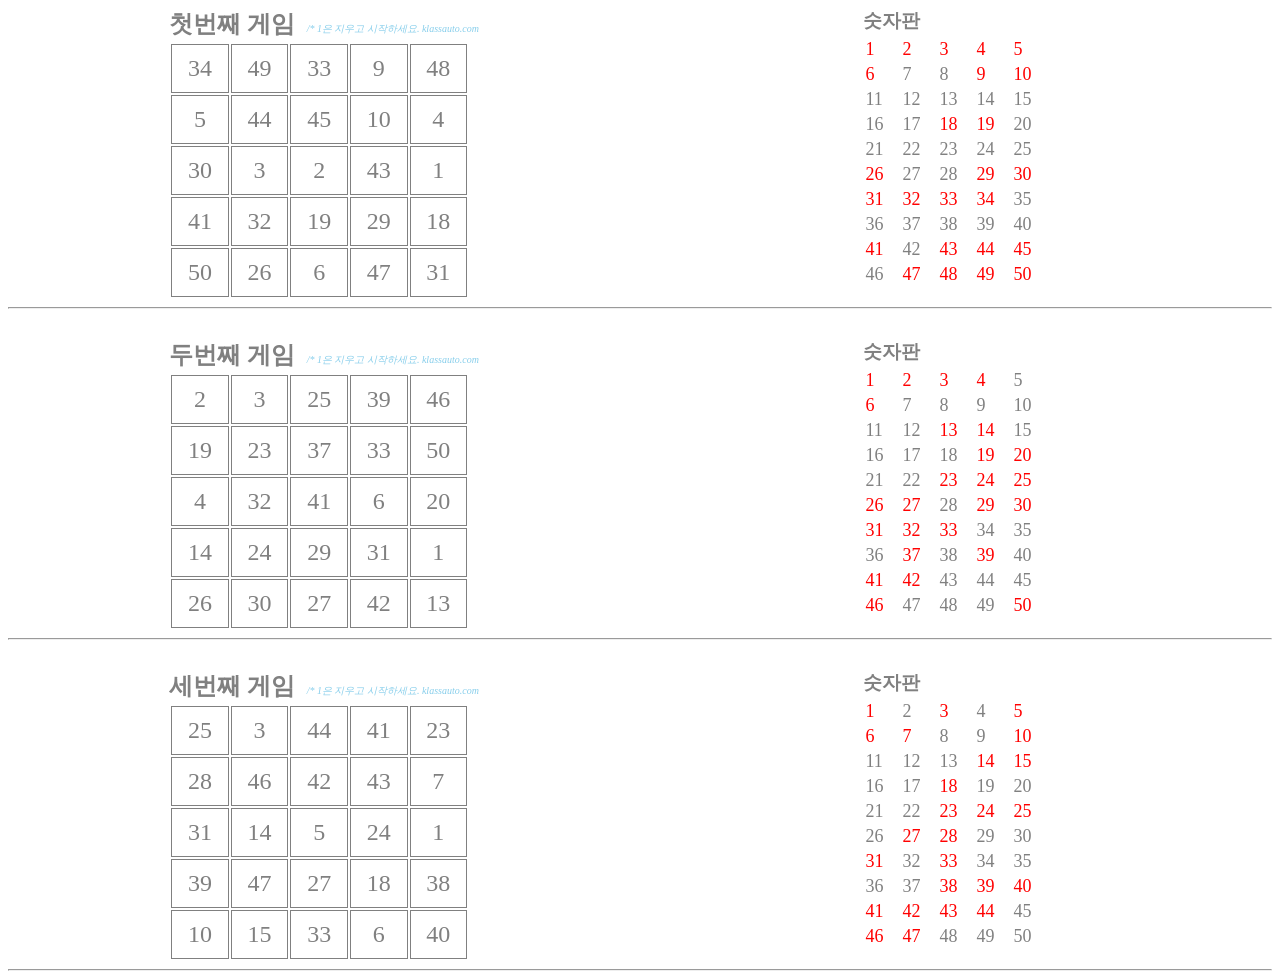
<file: www/games/index.html>
<!DOCTYPE html>
<html lang="en" dir="ltr">

<head>
    <meta charset="utf-8">
    <title></title>
    <link rel="stylesheet" href="style.css" type="text/css">
    <!-- <link href="https://fonts.googleapis.com/css?family=Gothic+A1:700|Nanum+Gothic" rel="stylesheet"> -->
</head>

<style>
    /* h3, label { font-family: Georgia, "맑은 고딕", serif; } */

    .firstGame {
        display: grid;
        grid-template-columns: 1fr 1fr;
    }

    .secondGame {
        display: grid;
        grid-template-columns: 1fr 1fr;
        margin-top: 30px;
    }

    .thirdGame {
        display: grid;
        grid-template-columns: 1fr 1fr;
        margin-top: 30px;
    }

    .tdLeft {
        border: solid 1px grey;
        text-align: center;
        height: 45px;
    }

    div {
        margin-left: auto;
        margin-right: auto;
        height: auto;
        /* border : 1px solid grey; */
    }

    h2 {
        color: grey;
    }

    h3 {
        color: grey;
        margin-top: auto;
        margin-bottom: 0px;
    }

    label {
        font-size: x-large;
        font-weight: bold;
        color: grey;
    }

    p {
        margin-top: 17px;
        margin-bottom: 17px;
    }

    span {
        font-style: italic;
        color: skyblue;
    }

    table {
        margin-top: 2px;
        color: grey;
    }
</style>

<body>
    <script>
        var bingo = [];
        var essential_number = 1;
        var leftfontsize = 5;
        var rightfontsize = 4;
        var leftdwidth = 33;
        var righttdwidth = 33;

        for (var i = 0; i < 3; i++) {
            bingo[i] = [];
            do {
                var inputNum = Math.floor(Math.random() * 50 + 1);
                if (!(bingo[i].includes(inputNum))) {
                    bingo[i].push(inputNum);
                }
            } while (bingo[i].length < 25); //빙고배열생성

            var replaceIndex = Math.floor(Math.random() * 25); //essential_number 포함
            if (!(bingo[i].includes(essential_number))) {
                bingo[i].splice(replaceIndex, 1, essential_number);
            }
        }

        function check(i) {
            if (bingo[i].includes(essential_number)) {
                document.write("/* " + essential_number + "은 지우고 시작하세요. klassauto.com");
            } else {
                elert('필수숫자가 없어요!');
            }
        }

        function makeLeft(i) {
            // document.write(bingo[i]);
            var trArray = [0, 5, 10, 15, 20];
            var closeTrArray = [4, 9, 14, 19, 24];
            for (var j = 0; j < 25; j++) {
                if (trArray.includes(j)) {
                    document.write("<tr><td class='tdLeft'><font size='" + leftfontsize + "'><font color='grey'>" + bingo[i][j] + "</td>");
                } else if (closeTrArray.includes(j)) {
                    document.write("<td class='tdLeft'><font size='" + leftfontsize + "'><font color='grey'>" + bingo[i][j] + "</td></tr>");
                } else {
                    document.write("<td class='tdLeft'><font size='" + leftfontsize + "'><font color='grey'>" + bingo[i][j] + "</td>");
                }
            }
        }

        function makeRight(i) {
            var trArray = [1, 6, 11, 16, 21, 26, 31, 36, 41, 46];
            var closeTrArray = [5, 10, 15, 20, 25, 30, 35, 40, 45, 50];
            for (var x = 1; x < 51; x++) {
                if ((trArray.includes(x)) && (bingo[i].includes(x))) {
                    document.write("<tr><td width='" + righttdwidth + "'><font Color = 'red'><font size='" + rightfontsize + "'>" + x + "</td>");
                } else if ((closeTrArray.includes(x)) && (bingo[i].includes(x))) {
                    document.write("<td width='" + righttdwidth + "'><font Color = 'red'><font size='" + rightfontsize + "'>" + x + "</td></tr>");
                } else if (bingo[i].includes(x)) {
                    document.write("<td width='" + righttdwidth + "'><font Color = 'red'><font size='" + rightfontsize + "'>" + x + "</td>");
                } else if (trArray.includes(x)) {
                    document.write("<tr><td width='" + righttdwidth + "'><font Color = 'grey'><font size='" + rightfontsize + "'>" + x + "</td>");
                } else if (closeTrArray.includes(x)) {
                    document.write("<td width='" + righttdwidth + "'><font Color = 'grey'><font size='" + rightfontsize + "'>" + x + "</td></tr>");
                } else {
                    document.write("<td width='" + righttdwidth + "'><font Color = 'grey'><font size='" + rightfontsize + "'>" + x + "</td>");
                }
            }
        }
    </script>
    <div id='wholeGame'>
        <div class="firstGame" style="height:25%">
            <div class="left">
                <label>첫번째 게임</label>
                <span>&nbsp;&nbsp;
                    <script>check(0);</script></span>
                <table width='300'>
                    <script>makeLeft(0);</script>
                </table>
            </div>
            <div class='right'>
                <h3>숫자판</h3>
                <table>
                    <script>makeRight(0);</script>
                </table>
            </div>
        </div>
        <hr>

        <div class="secondGame" style="height:25%">
            <div class="left">
                <label>두번째 게임</label>
                <span>&nbsp;&nbsp;
                    <script>check(1);</script></span>
                <table width='300'>
                    <script>makeLeft(1);</script>
                </table>
            </div>
            <div class='right'>
                <table>
                    <h3>숫자판</h3>
                    <script>makeRight(1);</script>
                </table>
            </div>
        </div>
        <hr>

        <div class="thirdGame" style="height:25%">
            <div class="left">
                <label> 세번째 게임</label>
                <span>&nbsp;&nbsp;
                    <script>check(2);</script></span>
                <table width='300'>
                    <script>makeLeft(2);</script>
                </table>
            </div>
            <div class='right'>
                <h3>숫자판</h3>
                <table>
                    <script>makeRight(2);</script>
                </table>
            </div>
        </div>
        <hr>
        <!--<div class="" style="height:25%;text-align:center;">
        <font size="2">
        Copyright &copy; Jinhee,Yu (info@leaseman.co.kr)<br>
        <a href="http://www.bizffice.co.kr" target="_blank">www.bizffice.co.kr</a> | 신차렌트리스 클라스오토(<a href="http://www.klassauto.com" target="_blank">www.klassauto.com</a>)
        </font>
      </div> -->
    </div>
</body>

</html>
<!-- 2020.3.12 업데이트 -->
</file>
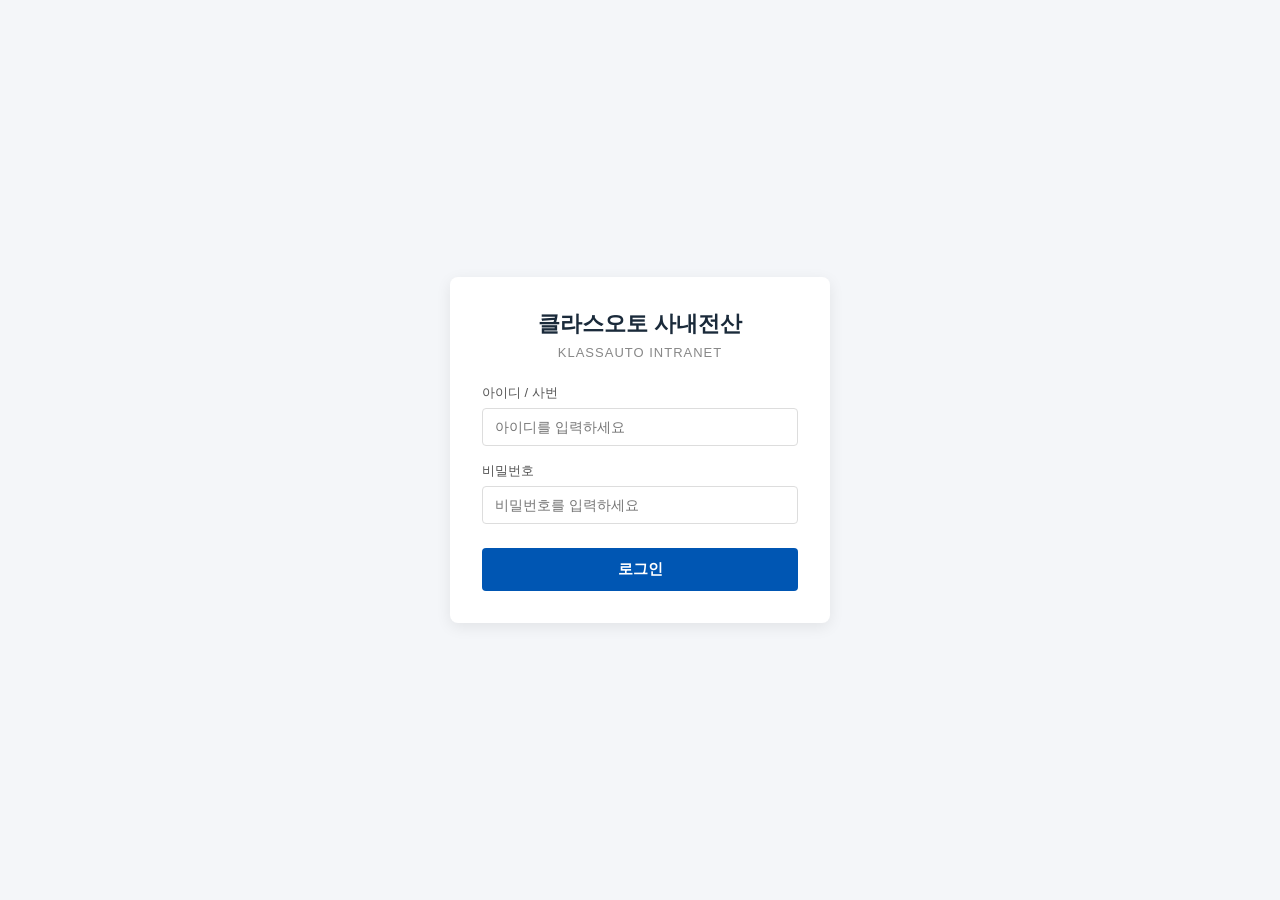
<file: www/inner/index.html>
<!DOCTYPE html>
<html lang="ko">
<head>
    <meta charset="UTF-8">
    <meta name="viewport" content="width=device-width, initial-scale=1.0">
    <title>클라스오토 사내전산 - 로그인</title>
    <style>
        * {
            box-sizing: border-box;
            margin: 0;
            padding: 0;
            font-family: 'Pretendard', -apple-system, BlinkMacSystemFont, "Segoe UI", Roboto, sans-serif;
        }
        body {
            background-color: #f4f6f9;
            min-height: 100vh;
            display: flex;
            align-items: center;
            justify-content: center;
        }
        .login-card {
            width: 100%;
            max-width: 380px;
            padding: 32px;
            background: #ffffff;
            border-radius: 8px;
            box-shadow: 0 4px 15px rgba(0, 0, 0, 0.08);
        }
        .login-header {
            text-align: center;
            margin-bottom: 24px;
        }
        .login-header h2 {
            color: #1a2a3a;
            font-size: 22px;
            margin-bottom: 6px;
        }
        .login-header p {
            color: #888;
            font-size: 13px;
            letter-spacing: 1px;
        }
        .form-group {
            margin-bottom: 16px;
        }
        .form-group label {
            display: block;
            margin-bottom: 6px;
            font-size: 13px;
            color: #555;
            font-weight: 500;
        }
        .form-group input {
            width: 100%;
            padding: 10px 12px;
            border: 1px solid #ddd;
            border-radius: 4px;
            font-size: 14px;
            outline: none;
        }
        .form-group input:focus {
            border-color: #0056b3;
        }
        .btn-submit {
            width: 100%;
            padding: 12px;
            background-color: #0056b3;
            border: none;
            border-radius: 4px;
            color: #fff;
            font-size: 15px;
            font-weight: 600;
            cursor: pointer;
            margin-top: 8px;
        }
        .btn-submit:hover {
            background-color: #004494;
        }
        .error-message {
            margin-top: 12px;
            color: #e74c3c;
            font-size: 13px;
            text-align: center;
            display: none;
        }
    </style>
</head>
<body>

    <div class="login-card">
        <div class="login-header">
            <h2>클라스오토 사내전산</h2>
            <p>KLASSAUTO INTRANET</p>
        </div>
        <form id="loginForm">
            <div class="form-group">
                <label for="userId">아이디 / 사번</label>
                <input type="text" id="userId" placeholder="아이디를 입력하세요" required autocomplete="username">
            </div>
            <div class="form-group">
                <label for="userPw">비밀번호</label>
                <input type="password" id="userPw" placeholder="비밀번호를 입력하세요" required autocomplete="current-password">
            </div>
            <button type="submit" class="btn-submit">로그인</button>
            <div id="errorMsg" class="error-message">아이디 또는 비밀번호가 올바르지 않습니다.</div>
        </form>
    </div>

    <script>
        // 이미 로그인된 상태라면 바로 대시보드로 이동
        if (sessionStorage.getItem('isLoggedIn') === 'true') {
            location.href = 'dashboard.html';
        }

        const loginForm = document.getElementById('loginForm');
        const errorMsg = document.getElementById('errorMsg');

        loginForm.addEventListener('submit', (e) => {
            e.preventDefault();

            const userId = document.getElementById('userId').value.trim();
            const userPw = document.getElementById('userPw').value.trim();

            // 테스트 계정 (실제 환경에서는 서버 인증 API 호출)
            if (userId === 'klass11' && userPw === 'wlsgml1204') {
                // 로그인 플래그 및 사용자 정보 저장
                sessionStorage.setItem('isLoggedIn', 'true');
                sessionStorage.setItem('userName', '관리자');
                
                // 대시보드 페이지로 이동
                location.href = 'dashboard.html';
            } else {
                errorMsg.style.display = 'block';
            }
        });
    </script>
</body>
</html>
</file>
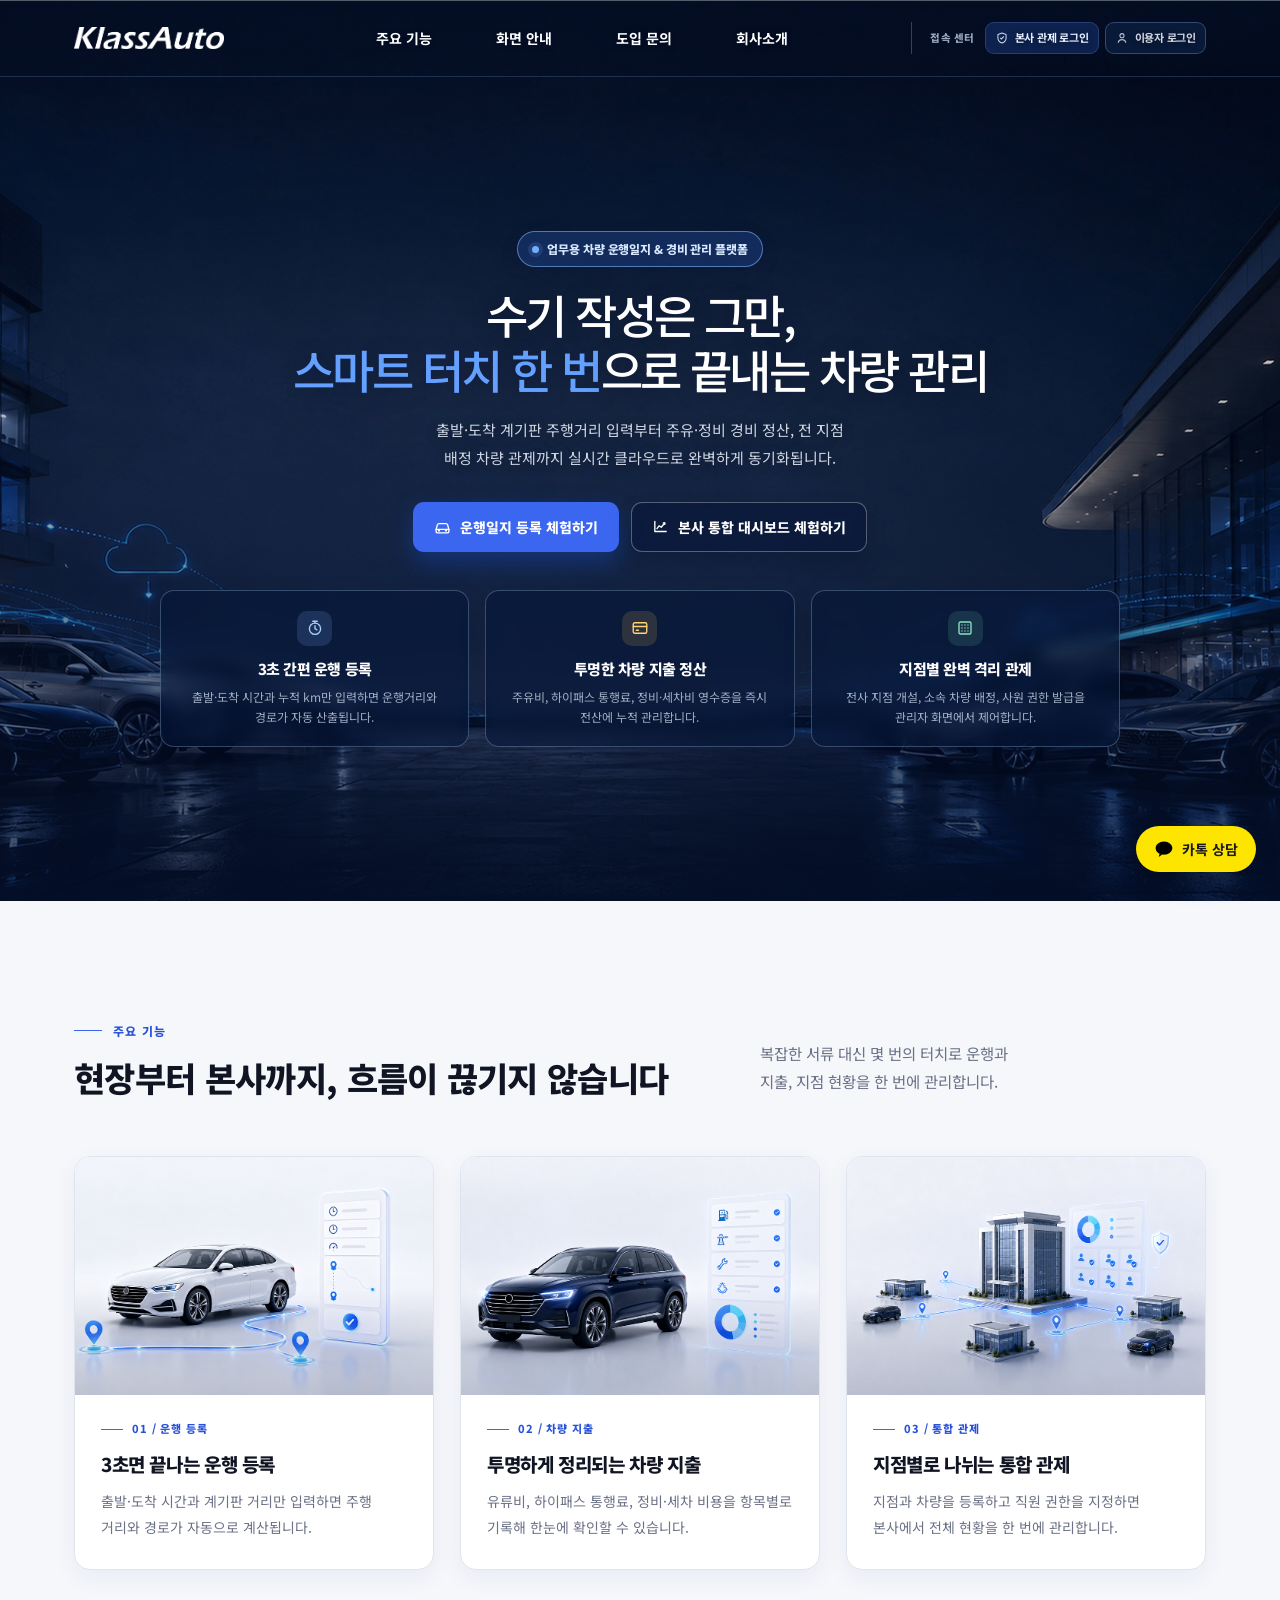
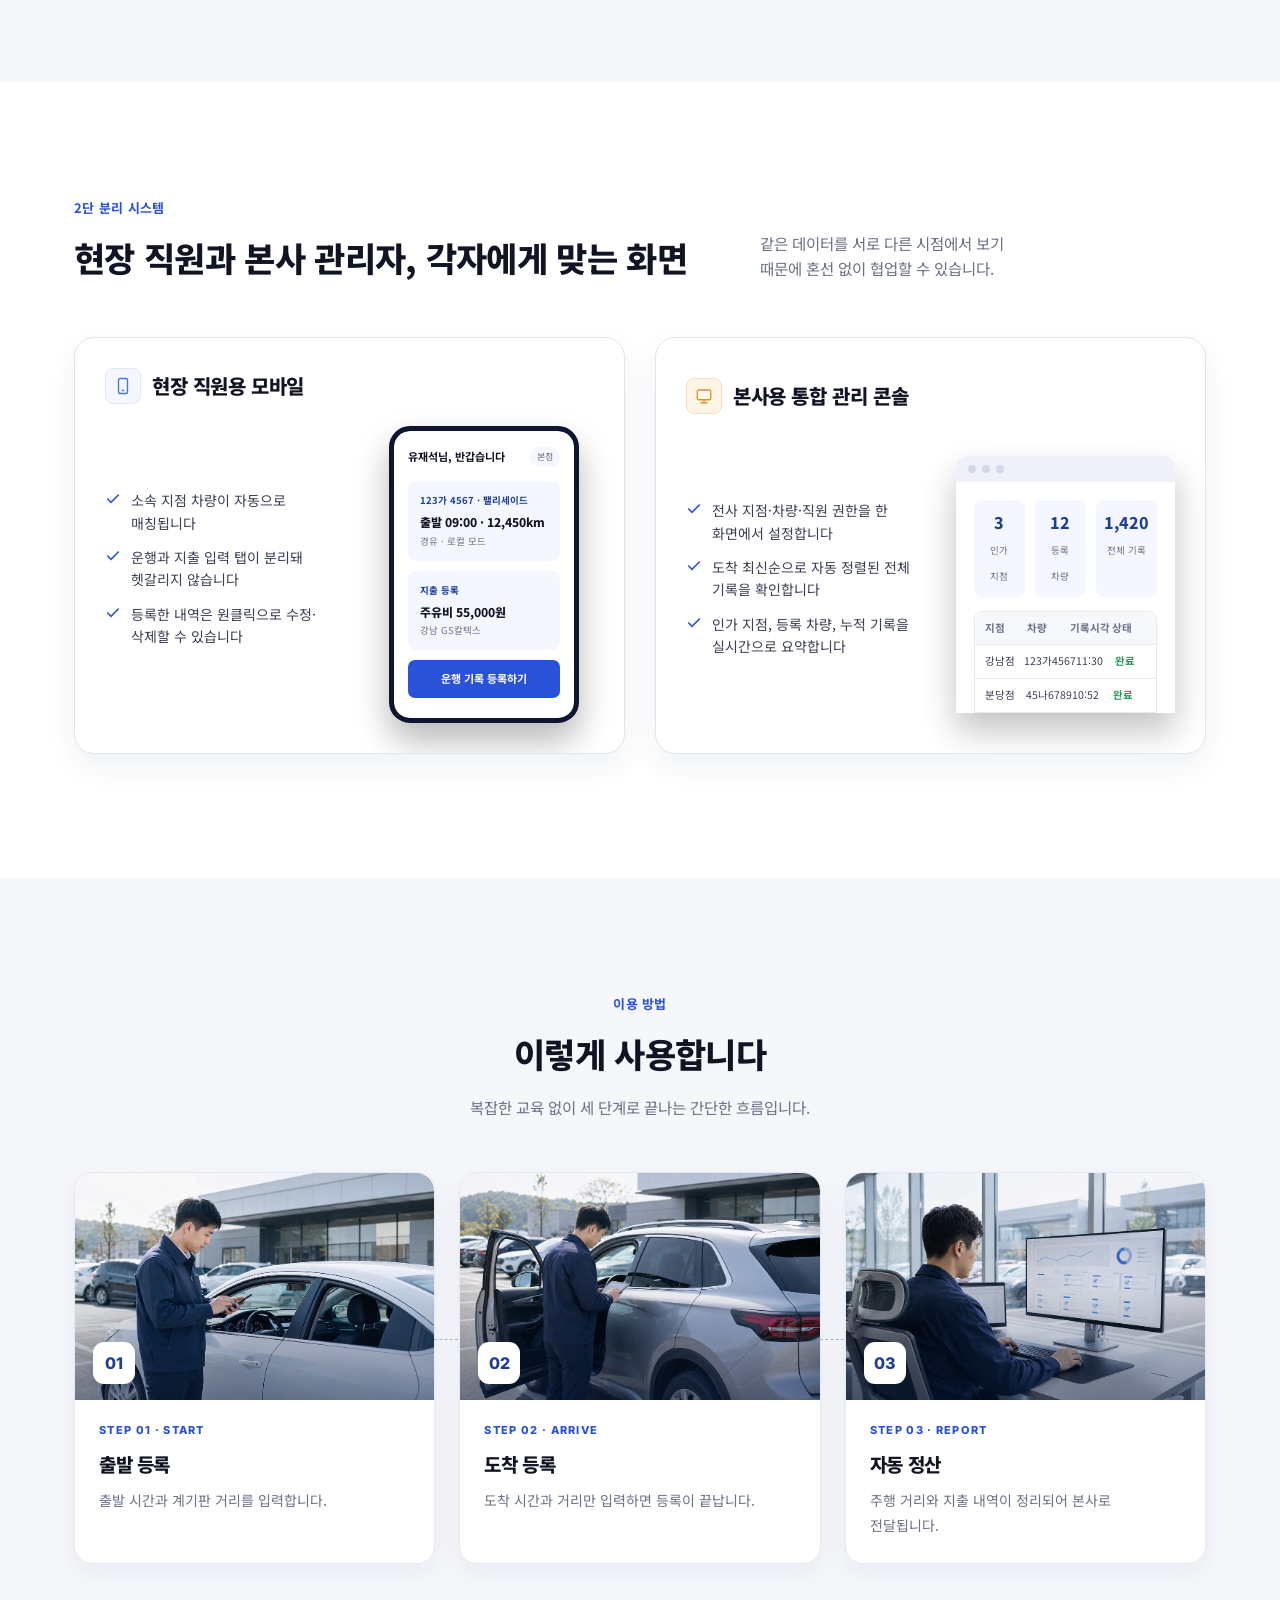
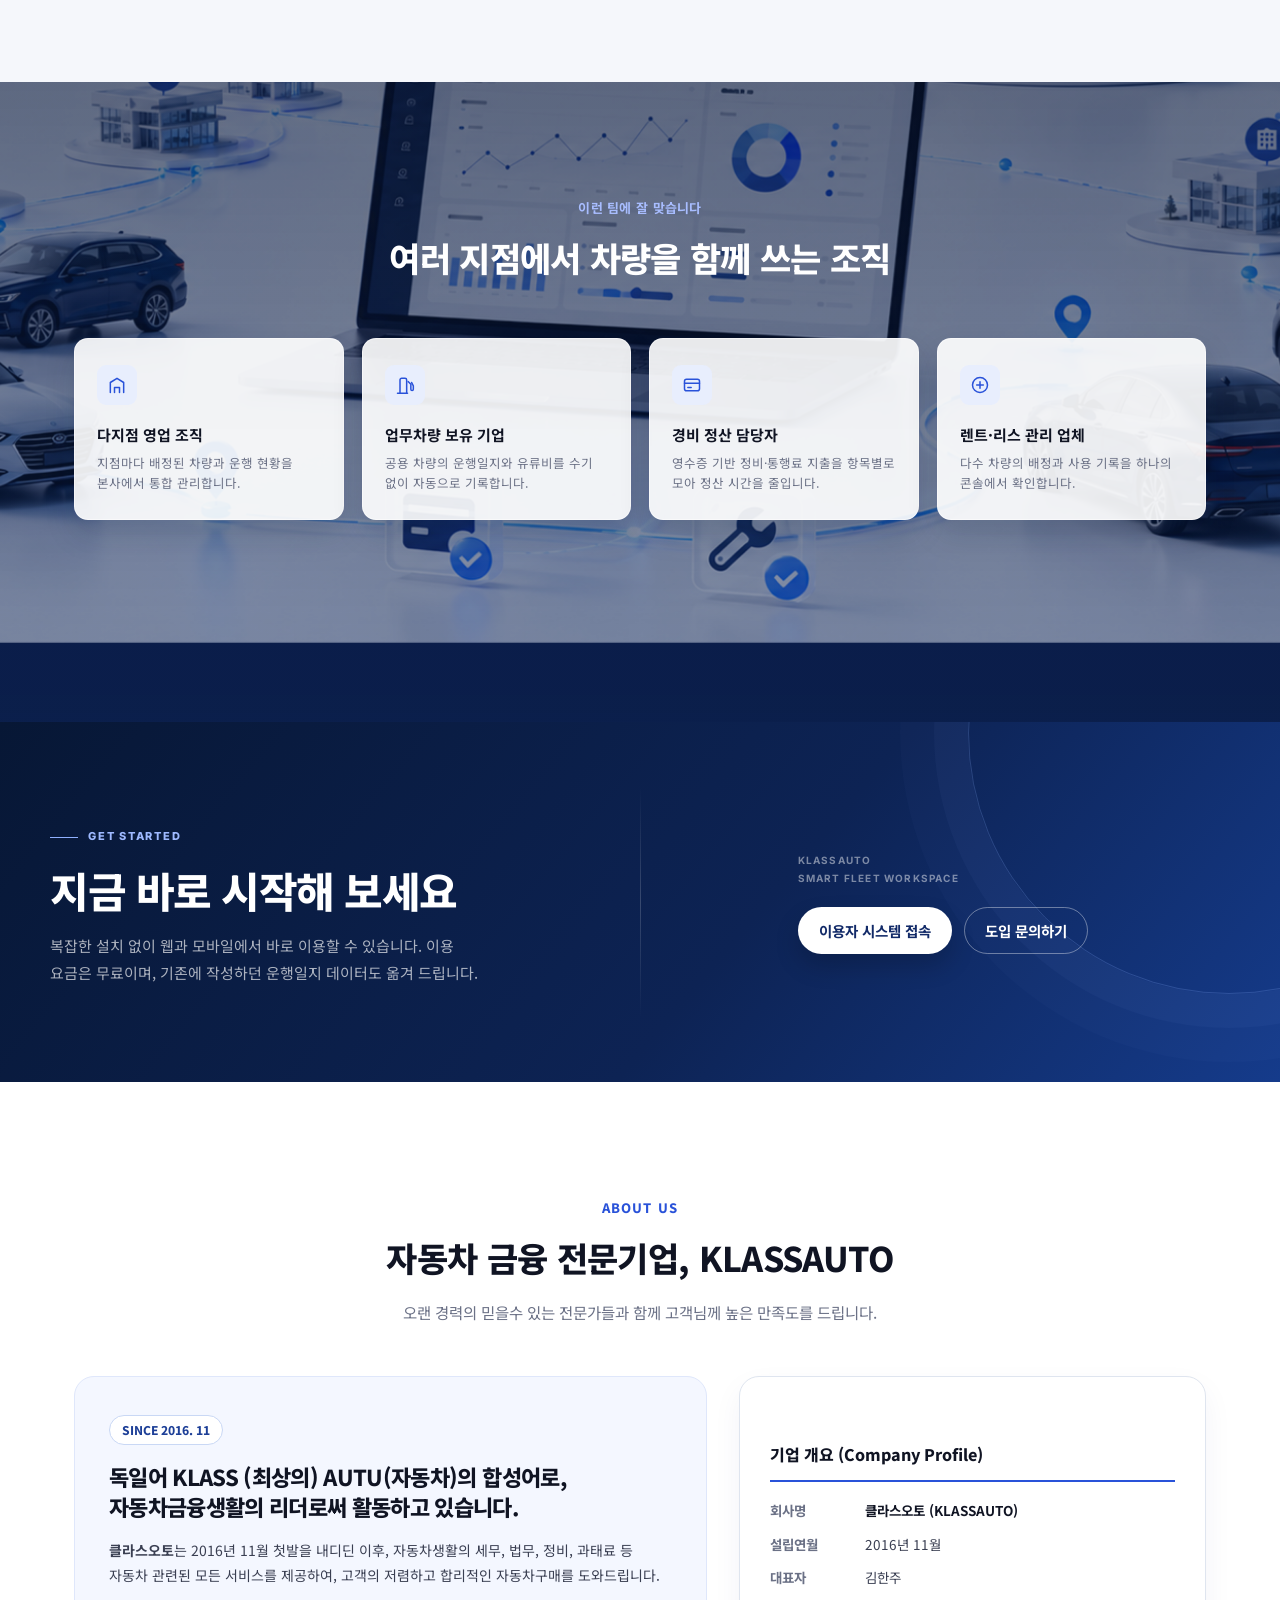
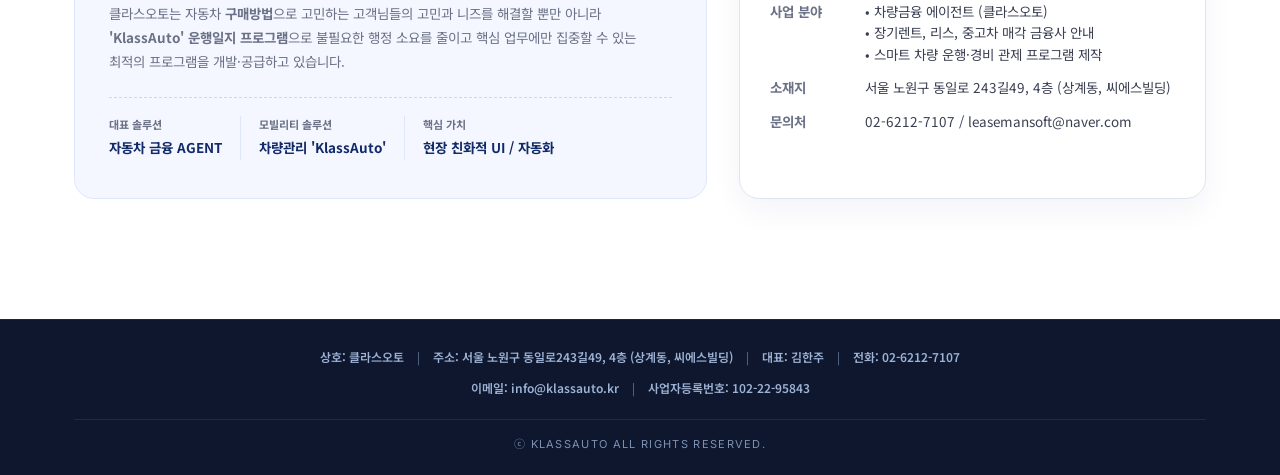
<file: www/index2.html>
<!-- 푸터 클라스오토 -->
<!DOCTYPE html>
<html lang="ko">
<head>
<meta charset="UTF-8">
    <meta name="viewport" content="width=device-width, initial-scale=1.0">
    <title>KlassAuto | 스마트 업무차량 운행일지</title>
    <meta name="description" content="출발과 도착만 입력하면 주행거리 계산부터 유류비·통행료 정산, 전 지점 차량 현황까지 실시간으로 정리되는 업무용 차량 관리 솔루션, KlassAuto.">

    <!-- 📱 카카오톡 / SNS 공유 메타태그 (Open Graph) -->
    <meta property="og:type" content="website">
    <meta property="og:site_name" content="KlassAuto">
    <meta property="og:url" content="https://klassauto.kr/">
    <meta property="og:title" content="KlassAuto 차량관리 솔루션">
    <meta property="og:description" content="스마트 업무용 차량 운행일지 및 지출 관리 시스템">
    <!-- ⚠️ 실제 브라우저 주소창에 쳤을 때 열리는 절대 경로(HTTPS 권장)로 지정 -->
    <meta property="og:image" content="https://klassauto.kr/cars/img/k-kakao-blue2.png">
    <meta property="og:image:width" content="1200">
    <meta property="og:image:height" content="630">

    <link rel="shortcut icon" type="image/x-icon" href="cars/img/logo_k3.ico">
    <link rel="preconnect" href="https://fonts.googleapis.com">
    <link rel="preconnect" href="https://fonts.gstatic.com" crossorigin>
    <link href="https://fonts.googleapis.com/css2?family=Noto+Sans+KR:wght@400;500;600;700;900&family=Inter:wght@500;600;700;800&display=swap" rel="stylesheet">
<style>
  :root{
    --blue-900:#0b1b45;
    --blue-800:#122a68;
    --blue-700:#1d3f97;
    --blue-600:#2952d9;
    --blue-500:#3b66f0;
    --blue-100:#e8eefd;
    --blue-50:#f4f7ff;
    --ink-900:#101423;
    --ink-700:#3a3f52;
    --ink-500:#6b7186;
    --ink-300:#a5abbd;
    --line:#e6e9f2;
    --white:#ffffff;
    --bg:#fbfcff;
    --amber:#ffb648;
    --radius-lg:24px;
    --radius-md:16px;
    --radius-sm:10px;
    --shadow-sm:0 2px 10px rgba(16,20,35,0.05);
    --shadow-md:0 12px 32px rgba(20,40,110,0.10);
    --shadow-lg:0 24px 60px rgba(15,30,90,0.16);
    --maxw:1180px;
  }

  *{box-sizing:border-box;}
  html{scroll-behavior:smooth;}
  body{
    margin:0;
    font-family:"Noto Sans KR","Inter",-apple-system,BlinkMacSystemFont,"Malgun Gothic",sans-serif;
    color:var(--ink-900);
    background:var(--bg);
    line-height:1.6;
    -webkit-font-smoothing:antialiased;
    word-break:keep-all;
    overflow-wrap:break-word;
  }
  img,svg{display:block;max-width:100%;}
  a{color:inherit;text-decoration:none;}
  ul{list-style:none;margin:0;padding:0;}
  button{font-family:inherit;}

  .wrap{max-width:var(--maxw);margin:0 auto;padding:0 24px;}
  section{position:relative;}

  /* ---------- Reveal animation ---------- */
  .reveal{opacity:0;transform:translateY(18px);transition:opacity .7s ease, transform .7s ease;}
  .reveal.in{opacity:1;transform:translateY(0);}
  @media (prefers-reduced-motion: reduce){
    .reveal{opacity:1;transform:none;transition:none;}
  }

  /* ---------- Header ---------- */
  header{
    position:sticky;top:0;z-index:100;
    background:linear-gradient(180deg,rgba(4,15,37,0.68) 0%,rgba(4,15,37,0.36) 78%,rgba(4,15,37,0) 100%);
    backdrop-filter:none;
    -webkit-backdrop-filter:none;
    border-bottom:1px solid rgba(153,194,255,0.18);
    transition:background .25s ease, border-color .25s ease, box-shadow .25s ease;
  }
  header.is-scrolled{background:rgba(255,255,255,0.94);border-bottom-color:var(--line);box-shadow:0 6px 20px rgba(11,27,69,0.12);}
  header.is-scrolled .brand-logo{filter:none;}
  header.is-scrolled .nav-links a,
  header.is-scrolled .login-links{color:var(--blue-900);text-shadow:none;}
  header.is-scrolled .login-links a{color:var(--blue-900);text-shadow:none;}
  header.is-scrolled .nav-links a:hover::before,
  header.is-scrolled .nav-links a:focus-visible::before{filter:brightness(0) saturate(100%) invert(34%) sepia(96%) saturate(1892%) hue-rotate(208deg) brightness(96%) contrast(96%);}
  header.is-scrolled .login-divider{background:var(--line);}
  .nav{
    display:flex;align-items:center;justify-content:space-between;
    height:76px;
  }
  .brand{display:flex;align-items:center;gap:10px;font-weight:800;font-size:20px;letter-spacing:-0.02em;color:var(--blue-800);}
  .brand-logo{display:block;width:150px;height:auto;object-fit:contain;filter:brightness(0) invert(1);}
  .brand .mark{width:34px;height:34px;border-radius:10px;background:linear-gradient(145deg,var(--blue-500),var(--blue-700));display:flex;align-items:center;justify-content:center;box-shadow:var(--shadow-sm);}
  .brand .mark svg{width:19px;height:19px;}
  .brand span{font-family:"Inter","Noto Sans KR",sans-serif;}

  .nav-links{display:flex;align-items:center;gap:35px;padding:0;background:transparent;border:0;border-radius:0;box-shadow:none;}
  .nav-links a{position:relative;display:inline-flex;align-items:center;gap:7px;padding:9px 0;font-size:14px;font-weight:700;color:#fff;text-shadow:0 1px 5px rgba(4,14,36,0.65);transition:color .2s ease;}
  .nav-links a::before{content:"";width:22px;height:22px;flex:none;background:url("cars/images/icon.png") center/contain no-repeat;opacity:0;transform:translateX(-7px) scale(.82);transition:opacity .2s ease,transform .2s ease;}
  .nav-links a::after{content:"";position:absolute;left:0;right:0;bottom:2px;height:2px;background:var(--blue-500);transform:scaleX(0);transform-origin:right;transition:transform .25s ease;}
  .nav-links a:hover,
  .nav-links a:focus-visible{color:#cbd9ff;}
  .nav-links a:hover::before,
  .nav-links a:focus-visible::before{opacity:1;transform:translateX(0) scale(1);}
  .nav-links a:hover::after,
  .nav-links a:focus-visible::after{transform:scaleX(1);transform-origin:left;}

  .nav-actions{display:flex;align-items:center;gap:18px;margin-left:auto;}
  .btn{
    display:inline-flex;align-items:center;justify-content:center;gap:8px;
    font-weight:700;font-size:14.5px;
    padding:11px 20px;border-radius:999px;
    border:1px solid transparent;
    cursor:pointer;white-space:nowrap;
    transition:transform .18s ease, box-shadow .18s ease, background .18s ease, border-color .18s ease;
  }
  .btn:active{transform:translateY(1px);}
  .btn-primary{background:var(--blue-600);color:#fff;box-shadow:0 8px 20px rgba(41,82,217,0.28);}
  .btn-primary:hover{background:var(--blue-700);box-shadow:0 10px 26px rgba(41,82,217,0.36);}
  .btn-ghost{background:transparent;color:var(--blue-700);border-color:var(--line);}
  .btn-ghost:hover{border-color:var(--blue-300,#b9c9f7);background:var(--blue-50);}
  .btn-light{background:#fff;color:var(--blue-700);}
  .btn-light:hover{box-shadow:var(--shadow-md);}
  .btn-outline-white{background:transparent;color:#fff;border-color:rgba(255,255,255,0.45);}
  .btn-outline-white:hover{background:rgba(255,255,255,0.12);}
  .btn-sm{padding:8px 16px;font-size:13.5px;}
  .btn-block{width:100%;}

  .login-cluster{display:flex;align-items:center;gap:10px;padding-left:18px;border-left:1px solid rgba(169,204,255,.28);}
  .login-cluster-label{font-size:10.5px;font-weight:800;letter-spacing:.02em;color:rgba(214,228,255,.72);white-space:nowrap;}
  .login-links{display:flex;align-items:center;gap:6px;padding:0;background:transparent;border:0;border-radius:0;box-shadow:none;}
  .login-links a{display:inline-flex;align-items:center;gap:6px;padding:6px 9px;border:1px solid rgba(157,194,255,.28);border-radius:9px;background:rgba(18,42,86,.48);color:rgba(244,248,255,.84);font-size:11px;font-weight:700;letter-spacing:-.02em;text-shadow:0 1px 4px rgba(4,14,36,.55);white-space:nowrap;transition:color .2s ease,background .2s ease,border-color .2s ease,transform .2s ease;}
  .login-links a svg{width:14px;height:14px;flex:none;opacity:.88;}
  .login-links a:hover,.login-links a:focus-visible{background:rgba(53,92,165,.58);border-color:rgba(181,211,255,.42);color:#fff;transform:translateY(-1px);}
  .login-links a.login-link-admin{background:rgba(44,91,196,.28);border-color:rgba(118,166,255,.22);color:#e4eeff;}
  .login-links a.login-link-admin:hover,.login-links a.login-link-admin:focus-visible{background:rgba(61,111,229,.42);border-color:rgba(164,201,255,.4);}
  header.is-scrolled .login-cluster{border-left-color:var(--line);}
  header.is-scrolled .login-cluster-label{color:var(--blue-700);}
  header.is-scrolled .login-links{background:transparent;border:0;box-shadow:none;}
  header.is-scrolled .login-links a{color:var(--blue-800);text-shadow:none;}
  header.is-scrolled .login-links a:hover,
  header.is-scrolled .login-links a:focus-visible{background:#fff;border-color:#c6d6f3;color:var(--blue-700);}
  header.is-scrolled .login-links a.login-link-user{background:#f4f7ff;border-color:#d7e1f5;}
  header.is-scrolled .login-links a.login-link-admin{background:#e4edff;border-color:#c4d5f6;color:var(--blue-700);}

  @media (min-width:981px){
    .nav{display:grid;grid-template-columns:auto minmax(0,1fr) auto;align-items:center;}
    .nav-links{justify-self:center;}
    .nav-actions{margin-left:0;}
  }

  .menu-toggle{display:none;align-items:center;justify-content:center;width:34px;height:34px;background:rgba(30,66,135,.28);border:1px solid rgba(111,166,255,.34);border-radius:10px;cursor:pointer;padding:0;color:#78adff;box-shadow:inset 0 1px 0 rgba(255,255,255,.1),0 5px 14px rgba(2,16,47,.16);transition:background .2s ease,border-color .2s ease,transform .2s ease;}
  .menu-toggle:hover,.menu-toggle:focus-visible{background:rgba(46,91,178,.46);border-color:rgba(151,198,255,.62);transform:translateY(-1px);}
  .menu-toggle svg{width:20px;height:20px;color:currentColor;}
  header.is-scrolled .menu-toggle{background:var(--blue-50);border-color:#c9d8f5;color:var(--blue-700);box-shadow:0 4px 12px rgba(28,66,145,.1);}

  /* ---------- Hero ---------- */
  .hero{min-height:calc(100vh - 76px);min-height:calc(100svh - 76px);display:flex;align-items:center;padding:56px 0;overflow:visible;background:transparent;isolation:isolate;}
  .hero-slides{position:absolute;inset:-76px 0 0;overflow:hidden;z-index:0;background:#081938;}
  .hero-slide{position:absolute;inset:0;margin:0;opacity:0;visibility:hidden;transition:opacity .65s ease,visibility .65s ease;}
  .hero-slide.is-active{opacity:1;visibility:visible;}
  .hero-slide img{display:block;width:100%;height:100%;object-fit:cover;object-position:center;}
  .hero-slide::after{content:"";position:absolute;inset:0;background:linear-gradient(180deg,rgba(4,16,45,.36) 0%,rgba(4,16,45,.24) 42%,rgba(4,16,45,.78) 100%);pointer-events:none;}
  .hero .wrap{position:relative;z-index:1;display:grid;grid-template-columns:1fr;gap:0;align-items:center;justify-items:center;text-align:center;}
  .hero .wrap > div:first-child{width:100%;max-width:1180px;}
  .hero-copy{display:flex;flex-direction:column;align-items:center;}
  .hero-kicker{display:inline-flex;align-items:center;gap:8px;margin-bottom:20px;padding:7px 14px;border:1px solid rgba(130,188,255,.55);border-radius:999px;background:rgba(44,101,215,.24);box-shadow:0 6px 18px rgba(0,15,50,.14);color:#d7e8ff;font-size:12px;font-weight:800;letter-spacing:-.01em;}
  .hero-kicker::before{content:"";width:7px;height:7px;border-radius:50%;background:#74adff;box-shadow:0 0 0 4px rgba(116,173,255,.14);}
  h1.hero-title{max-width:1020px;margin:0 0 19px;color:#fff;font-size:clamp(32px,4.2vw,54px);line-height:1.2;font-weight:500;letter-spacing:-.055em;text-wrap:balance;text-shadow:0 2px 14px rgba(0,10,32,.18);}
  h1.hero-title em{font-style:normal;color:#64a0ff;}
  .hero-desc{max-width:700px;margin:0 0 30px;color:rgba(239,246,255,.85);font-size:15px;line-height:1.85;text-wrap:balance;text-shadow:0 2px 12px rgba(0,10,32,.35);}
  .hero-cta{display:flex;align-items:center;justify-content:center;flex-wrap:wrap;gap:12px;margin-bottom:38px;}
  .hero-action{display:inline-flex;align-items:center;justify-content:center;gap:9px;min-width:204px;padding:13px 20px;border:1px solid transparent;border-radius:11px;font-size:14px;font-weight:800;transition:transform .2s ease,box-shadow .2s ease,background .2s ease;}
  .hero-action svg{width:17px;height:17px;flex:none;}
  .hero-action:hover{transform:translateY(-2px);}
  .hero-action-primary{background:var(--blue-500);color:#fff;box-shadow:0 10px 24px rgba(24,86,220,.35);}
  .hero-action-primary:hover{background:#2f61e3;box-shadow:0 14px 28px rgba(24,86,220,.43);}
  .hero-action-secondary{border-color:rgba(255,255,255,.3);background:rgba(7,22,58,.58);color:#fff;box-shadow:0 9px 20px rgba(0,8,26,.15);backdrop-filter:blur(7px);}
  .hero-action-secondary:hover{background:rgba(18,48,106,.8);border-color:rgba(255,255,255,.5);}
  .hero-benefits{display:grid;grid-template-columns:repeat(3,minmax(0,1fr));gap:16px;width:100%;max-width:960px;text-align:center;}
  .hero-benefit{min-height:128px;padding:20px 18px 19px;border:1px solid rgba(180,216,255,.27);border-radius:14px;background:rgba(5,21,55,.56);box-shadow:0 13px 28px rgba(0,8,28,.18);backdrop-filter:blur(8px);}
  .hero-benefit-icon{display:grid;place-items:center;width:35px;height:35px;margin:0 auto 11px;border-radius:10px;background:rgba(122,177,255,.16);color:#a8ceff;}
  .hero-benefit-icon.amber{background:rgba(255,197,94,.14);color:#ffd27c;}
  .hero-benefit-icon.green{background:rgba(105,220,182,.14);color:#8de0c5;}
  .hero-benefit-icon svg{width:18px;height:18px;}
  .hero-benefit h3{margin:0 0 6px;color:#fff;font-size:15px;font-weight:800;letter-spacing:-.03em;}
  .hero-benefit p{margin:0;color:rgba(225,238,255,.7);font-size:12px;line-height:1.65;}
  .hero .hero-visual{display:none;}
  .eyebrow{
    display:inline-flex;align-items:center;gap:8px;
    background:var(--blue-100);color:var(--blue-700);
    font-size:13.5px;font-weight:700;padding:7px 14px 7px 10px;border-radius:999px;
    margin-bottom:22px;
  }
  .eyebrow .dot{width:7px;height:7px;border-radius:50%;background:var(--blue-600);}
  h1.hero-title{
    max-width:1020px;
    font-size:clamp(30px,4vw,46px);
    line-height:1.2;
    font-weight:500;
    letter-spacing:-.055em;
    color:#fff;
    margin:0 0 19px;
    text-wrap:balance;
    text-shadow:0 3px 22px rgba(0,10,32,.3);
  }
  h1.hero-title em{font-style:normal;color:#64a0ff;}
  .hero-desc{
    font-size:15px;color:rgba(239,246,255,.85);
    max-width:700px;margin:0 0 30px;
    line-height:1.85;
    text-wrap:balance;
    text-shadow:0 2px 12px rgba(0,10,32,.35);
  }
  .hero-cta{display:flex;align-items:center;justify-content:center;flex-wrap:wrap;gap:12px;margin-bottom:38px;}
  .hero-chips{display:flex;flex-wrap:wrap;gap:10px;}
  .chip{
    display:inline-flex;align-items:center;gap:7px;
    font-size:13px;font-weight:600;color:var(--ink-700);
    background:#fff;border:1px solid var(--line);
    padding:9px 14px;border-radius:999px;box-shadow:var(--shadow-sm);
  }
  .chip svg{width:15px;height:15px;color:var(--blue-600);flex:none;}

  /* Hero visual: composed mock dashboard */
  .hero-visual{position:relative;height:420px;}
  .float-card{position:absolute;background:#fff;border-radius:var(--radius-md);box-shadow:var(--shadow-lg);border:1px solid var(--line);}
  .hv-main{
    left:6%;top:6%;width:88%;padding:22px;
  }
  .hv-route{display:flex;align-items:stretch;gap:14px;}
  .hv-route .line-wrap{display:flex;flex-direction:column;align-items:center;padding-top:6px;}
  .hv-dot{width:11px;height:11px;border-radius:50%;background:var(--blue-600);}
  .hv-dot.end{background:var(--amber);}
  .hv-line{flex:1;width:2px;background:repeating-linear-gradient(to bottom,var(--line) 0 5px,transparent 5px 10px);margin:4px 0;}
  .hv-stop{flex:1;}
  .hv-stop .k{font-size:11.5px;color:var(--ink-500);font-weight:600;margin-bottom:3px;}
  .hv-stop .v{font-size:14px;font-weight:700;color:var(--ink-900);}
  .hv-stop .v small{color:var(--ink-500);font-weight:500;font-size:12px;}
  .hv-divider{height:1px;background:var(--line);margin:16px 0;}
  .hv-row{display:flex;align-items:center;justify-content:space-between;font-size:13px;}
  .hv-badge{background:var(--blue-50);color:var(--blue-700);font-weight:700;font-size:12px;padding:4px 10px;border-radius:999px;}
  .hv-total{font-weight:800;color:var(--blue-700);}

  .hv-expense{left:0;bottom:2%;width:270px;padding:16px 18px;}
  .hv-expense .row{display:flex;align-items:center;gap:10px;margin-bottom:10px;}
  .hv-expense .row:last-child{margin-bottom:0;}
  .hv-icon{width:34px;height:34px;border-radius:10px;display:flex;align-items:center;justify-content:center;flex:none;}
  .hv-icon.fuel{background:#fff1e0;color:#e08a2c;}
  .hv-icon.toll{background:#e7f6ee;color:#1f9d5c;}
  .hv-icon.wash{background:var(--blue-100);color:var(--blue-700);}
  .hv-expense .t{font-size:12.5px;font-weight:700;color:var(--ink-900);}
  .hv-expense .s{font-size:11.5px;color:var(--ink-500);}
  .hv-expense .amt{margin-left:auto;font-size:13px;font-weight:800;color:var(--ink-900);}

  .hv-stat{right:2%;top:4%;width:190px;padding:16px 18px;text-align:left;}
  .hv-stat .label{font-size:11.5px;color:var(--ink-500);font-weight:600;margin-bottom:8px;}
  .hv-stat .grid3{display:flex;justify-content:space-between;gap:6px;}
  .hv-stat .cell b{display:block;font-size:19px;font-weight:800;color:var(--blue-700);}
  .hv-stat .cell span{font-size:10.5px;color:var(--ink-500);}

  .blob{position:absolute;border-radius:50%;filter:blur(0px);z-index:-1;}

  /* ---------- Section heading ---------- */
  .sec-head{max-width:620px;margin:0 auto 52px;text-align:center;}
  .sec-tag{display:inline-block;font-size:13px;font-weight:700;color:var(--blue-600);letter-spacing:.02em;margin-bottom:12px;}
  .sec-title{font-size:clamp(24px,3vw,34px);font-weight:800;letter-spacing:-0.02em;margin:0 0 14px;color:var(--ink-900);text-wrap:balance;}
  .sec-desc{font-size:15.5px;color:var(--ink-500);margin:0;text-wrap:balance;}

  /* ---------- Features ---------- */
  .features{padding:120px 0 112px;background:#f5f7fb;}
  .features .sec-head{display:grid;grid-template-columns:minmax(0,1.1fr) minmax(280px,.8fr);gap:72px;align-items:end;max-width:var(--maxw);margin:0 auto 56px;text-align:left;}
  .features .sec-tag{display:flex;align-items:center;gap:11px;margin-bottom:16px;color:var(--blue-600);font-size:12px;font-weight:800;letter-spacing:.1em;}
  .features .sec-tag::before{content:"";width:28px;height:1px;background:var(--blue-500);}
  .features .sec-title{max-width:660px;margin-bottom:0;line-height:1.28;}
  .features .sec-desc{max-width:380px;margin:0 0 4px;line-height:1.8;text-align:left;}
  .feature-grid{display:grid;grid-template-columns:repeat(3,minmax(0,1fr));gap:26px;}
  .feature-card{
    background:#fff;border:1px solid #dfe5ef;border-radius:16px;
    overflow:hidden;box-shadow:0 8px 24px rgba(20,40,110,0.055);
    transition:transform .25s ease, box-shadow .25s ease, border-color .25s ease;
  }
  .feature-card:hover{transform:translateY(-5px);box-shadow:0 18px 36px rgba(20,40,110,0.12);border-color:#cbd7ed;}
  .feature-media{position:relative;aspect-ratio:1.5;overflow:hidden;background:var(--blue-50);}
  .feature-media::after{content:"";position:absolute;inset:0;background:linear-gradient(180deg,rgba(11,27,69,0) 56%,rgba(11,27,69,0.18) 100%);pointer-events:none;}
  .feature-media img{width:100%;height:100%;object-fit:cover;filter:saturate(.92) contrast(1.02);transition:transform .45s ease;}
  .feature-card:hover .feature-media img{transform:scale(1.035);}
  .feature-badge{display:none;}
  .feature-card-body{padding:25px 26px 29px;}
  .feature-meta{display:flex;align-items:center;gap:9px;margin-bottom:11px;color:var(--blue-600);font-size:11px;font-weight:800;letter-spacing:.08em;}
  .feature-meta::before{content:"";width:22px;height:1px;background:var(--blue-500);}
  .feature-card h3{font-size:19px;font-weight:800;margin:0 0 10px;letter-spacing:-0.02em;}
  .feature-card p{font-size:14px;line-height:1.8;color:var(--ink-500);margin:0;}

  /* ---------- Dual system ---------- */
  .dual{padding:112px 0 124px;background:#fff;color:var(--ink-900);}
  .dual-head{display:grid;grid-template-columns:minmax(0,1.1fr) minmax(300px,.8fr);gap:72px;align-items:end;max-width:var(--maxw);margin:0 auto 52px;text-align:left;}
  .dual-head .sec-tag{color:var(--blue-600);}
  .dual-head .sec-title{color:var(--ink-900);max-width:620px;margin-bottom:0;}
  .dual-head .sec-desc{max-width:380px;margin:0 0 4px;color:var(--ink-500);text-align:left;}
  .dual-grid{display:grid;grid-template-columns:repeat(2,minmax(0,1fr));gap:30px;align-items:stretch;}
  .dual-card{
    position:relative;
    display:grid;
    grid-template-columns:minmax(0,1fr) minmax(170px,.9fr);
    column-gap:26px;
    align-items:center;
    background:#fff;
    border:1px solid #dfe5ef;
    border-radius:20px;
    padding:30px;
    overflow:hidden;
    box-shadow:0 12px 30px rgba(20,40,110,0.065);
  }
  .dual-card:first-child{--card-accent:#4774df;}
  .dual-card:last-child{--card-accent:#d7952f;}
  .dual-card:nth-child(2){margin-top:0;}
  .dual-card .tag-row{grid-column:1 / -1;display:flex;align-items:center;gap:11px;margin-bottom:22px;}
  .dual-card .tag-icon{width:36px;height:36px;border-radius:8px;background:var(--blue-50);border:1px solid #dfe7fb;display:flex;align-items:center;justify-content:center;}
  .dual-card .tag-icon svg{width:18px;height:18px;color:var(--card-accent);}
  .dual-card .tag-icon.amber{background:#fff5e5;border-color:#f4dfb9;}
  .dual-card .tag-icon.amber svg{color:var(--card-accent);}
  .dual-card h3{font-size:20px;font-weight:800;color:var(--ink-900);margin:0 0 12px;letter-spacing:-0.02em;}
  .dual-card ul{grid-column:1;grid-row:2;margin:0;}
  .dual-card li{
    display:flex;gap:10px;align-items:flex-start;
    font-size:14px;color:var(--ink-700);margin-bottom:12px;
  }
  .dual-card li svg{width:16px;height:16px;color:var(--blue-600);flex:none;margin-top:2px;}

  /* phone mockup */
  .device-frame{grid-column:2;grid-row:2;margin:0 auto;display:flex;justify-content:center;width:100%;}
  .phone{
    width:190px;border-radius:21px;background:#0d1530;
    border:5px solid #0d1530;box-shadow:0 18px 34px rgba(0,0,0,0.28);
    overflow:hidden;
  }
  .phone .screen{background:#fff;border-radius:15px;padding:16px 14px 20px;color:var(--ink-900);}
  .phone .app-bar{display:flex;align-items:center;justify-content:space-between;margin-bottom:14px;}
  .phone .app-bar .u{font-size:11px;font-weight:700;color:var(--ink-900);}
  .phone .app-bar .b{font-size:9px;color:var(--ink-500);background:var(--blue-50);padding:3px 7px;border-radius:999px;}
  .phone .card-mini{background:var(--blue-50);border-radius:8px;padding:12px;margin-bottom:10px;}
  .phone .card-mini .lab{font-size:9.5px;color:var(--blue-700);font-weight:700;margin-bottom:4px;}
  .phone .card-mini .val{font-size:12px;font-weight:800;color:var(--ink-900);}
  .phone .card-mini .sub{font-size:9.5px;color:var(--ink-500);margin-top:2px;}
  .phone .btn-fake{background:var(--blue-600);color:#fff;text-align:center;font-size:11px;font-weight:700;padding:10px;border-radius:7px;margin-top:8px;}

  /* browser mockup */
  .browser{
    grid-column:2;grid-row:2;width:100%;
    background:#fff;border-radius:10px 10px 0 0;overflow:hidden;
    box-shadow:0 18px 34px rgba(0,0,0,0.24);
  }
  .browser .bar{background:#eef1f8;padding:9px 12px;display:flex;gap:6px;}
  .browser .bar span{width:8px;height:8px;border-radius:50%;background:#d3d8e6;}
  .browser .body{padding:18px 18px 0;color:var(--ink-900);}
  .bstat-row{display:flex;gap:10px;margin-bottom:14px;}
  .bstat{flex:1;background:var(--blue-50);border-radius:8px;padding:10px 8px;text-align:center;}
  .bstat b{display:block;font-size:16px;font-weight:800;color:var(--blue-700);}
  .bstat span{font-size:9.5px;color:var(--ink-500);}
  .btable{border:1px solid var(--line);border-radius:8px 8px 0 0;overflow:hidden;font-size:10.5px;}
  .btable .thead,.btable .trow{display:grid;grid-template-columns:1fr 1fr 1fr 0.8fr;padding:8px 10px;}
  .btable .thead{background:#f6f8fc;color:var(--ink-500);font-weight:700;}
  .btable .trow{border-top:1px solid var(--line);color:var(--ink-700);}
  .btable .ok{color:#1f9d5c;font-weight:700;}

  /* ---------- Steps ---------- */
  .steps{padding:112px 0 118px;background:#f5f7fb;}
  .step-row{display:grid;grid-template-columns:repeat(3,minmax(0,1fr));gap:24px;position:relative;}
  .step{position:relative;padding:0;text-align:left;background:#fff;border:1px solid var(--line);border-radius:18px;overflow:visible;box-shadow:0 8px 24px rgba(20,40,110,0.06);transition:transform .25s ease,box-shadow .25s ease;}
  .step:hover{transform:translateY(-6px);box-shadow:0 18px 38px rgba(20,40,110,0.13);}
  .step:not(:last-child)::after{content:"";position:absolute;top:166px;right:-24px;width:24px;border-top:1px dashed #9eb4e7;z-index:2;}
  .step-media{position:relative;aspect-ratio:1.58;overflow:hidden;border-radius:18px 18px 0 0;background:var(--blue-50);}
  .step-media::after{content:"";position:absolute;inset:0;background:linear-gradient(180deg,rgba(8,25,62,0.02) 48%,rgba(8,25,62,0.48) 100%);pointer-events:none;}
  .step-media img{width:100%;height:100%;object-fit:cover;transition:transform .45s ease;}
  .step:hover .step-media img{transform:scale(1.045);}
  .step-num{position:absolute;left:18px;bottom:16px;z-index:1;display:flex;align-items:center;justify-content:center;width:42px;height:42px;border-radius:11px;background:#fff;color:var(--blue-700);font-family:"Inter";font-weight:800;font-size:16px;box-shadow:0 8px 18px rgba(8,25,62,0.18);}
  .step-body{padding:22px 24px 26px;}
  .step-label{display:block;margin-bottom:9px;color:var(--blue-600);font-family:"Inter","Noto Sans KR",sans-serif;font-size:11px;font-weight:800;letter-spacing:.12em;}
  .step h3{font-size:19px;font-weight:800;margin:0 0 9px;letter-spacing:-0.02em;}
  .step p{font-size:14px;line-height:1.75;color:var(--ink-500);margin:0;}
  .step-connector{display:none;}

  /* ---------- Who / audience ---------- */
  .audience{position:relative;min-height:640px;padding:112px 0 124px;background:var(--blue-900);overflow:hidden;isolation:isolate;}
  .audience::before{content:"";position:absolute;inset:-12% -6%;background:url("cars/images/about.jpg") center center / cover no-repeat;transform:translate3d(0,var(--audience-shift,0px),0) scale(1.08);will-change:transform;z-index:-2;}
  .audience::after{content:"";position:absolute;inset:0;background:linear-gradient(180deg,rgba(7,22,57,0.62) 0%,rgba(12,35,83,0.48) 100%);z-index:-1;}
  .audience > .wrap{position:relative;z-index:1;}
  .audience .sec-tag{color:#a8bdff;}
  .audience .sec-title{color:#fff;}
  .audience .sec-desc{color:rgba(255,255,255,0.82);}
  .audience-grid{display:grid;grid-template-columns:repeat(4,1fr);gap:18px;}
  .audience-card{
    border:1px solid rgba(255,255,255,0.52);border-radius:14px;
    padding:26px 22px;background:rgba(255,255,255,0.91);text-align:left;box-shadow:0 14px 30px rgba(7,22,57,0.16);
  }
  .audience-card .ic{width:40px;height:40px;border-radius:9px;background:var(--blue-100);display:flex;align-items:center;justify-content:center;margin-bottom:18px;}
  .audience-card .ic svg{width:20px;height:20px;color:var(--blue-600);}
  .audience-card h4{font-size:15px;font-weight:700;margin:0 0 6px;}
  .audience-card p{font-size:12.5px;color:var(--ink-500);margin:0;}

  /* ---------- CTA ---------- */
  .cta{
    width:100%;margin:0;border-radius:0;
    background:linear-gradient(130deg,#071735 0%,#0d2354 58%,#153b8b 100%);
    min-height:360px;padding:78px max(24px,calc((100% - var(--maxw)) / 2));text-align:left;color:#fff;position:relative;display:grid;grid-template-columns:minmax(0,1.15fr) minmax(280px,.85fr);align-items:center;gap:64px;overflow:hidden;isolation:isolate;
  }
  .cta::before{content:"";position:absolute;width:520px;height:520px;right:-210px;top:-250px;border:1px solid rgba(143,176,255,0.22);border-radius:50%;box-shadow:0 0 0 34px rgba(143,176,255,0.04),0 0 0 68px rgba(143,176,255,0.025);z-index:-1;}
  .cta::after{content:"";position:absolute;left:50%;top:18%;bottom:18%;width:1px;background:linear-gradient(180deg,transparent,rgba(255,255,255,0.18),transparent);z-index:-1;}
  .cta-copy{max-width:620px;}
  .cta-kicker{display:inline-flex;align-items:center;gap:10px;margin-bottom:18px;color:#9eb9ff;font-family:"Inter","Noto Sans KR",sans-serif;font-size:11px;font-weight:800;letter-spacing:.16em;}
  .cta-kicker::before{content:"";width:28px;height:1px;background:#8fb0ff;}
  .cta h2{font-size:clamp(28px,3.4vw,42px);font-weight:800;line-height:1.25;margin:0 0 16px;letter-spacing:-0.035em;text-wrap:balance;}
  .cta p{font-size:15px;line-height:1.8;color:rgba(255,255,255,0.66);max-width:560px;margin:0;text-wrap:balance;}
  .cta-actions{padding-left:42px;}
  .cta-actions::before{content:"KLASSAUTO\A SMART FLEET WORKSPACE";white-space:pre;display:block;margin-bottom:20px;color:rgba(255,255,255,0.46);font-family:"Inter","Noto Sans KR",sans-serif;font-size:10px;font-weight:700;line-height:1.8;letter-spacing:.12em;}
  .cta-btns{display:flex;gap:12px;justify-content:flex-start;flex-wrap:wrap;}
  .cta .btn-light{background:#fff;color:var(--blue-800);box-shadow:0 12px 24px rgba(0,0,0,0.18);}
  .cta .btn-light:hover{background:#edf2ff;}
  .cta .btn-outline-white{color:#fff;border-color:rgba(255,255,255,0.38);}
  .cta .btn-outline-white:hover{background:rgba(255,255,255,0.12);}

  /* ---------- Footer ---------- */
  footer{border-top:1px solid rgba(255,255,255,0.06);padding:26px 0 22px;background:#0e172d;color:#9eb2d5;}
  footer > .wrap{display:none;}
  .footer-info{max-width:1180px;margin:0 auto;padding:0 24px;text-align:center;}
  .footer-row{display:flex;align-items:center;justify-content:center;flex-wrap:wrap;gap:0;line-height:1.8;}
  .footer-row + .footer-row{margin-top:10px;}
  .footer-item{font-size:12px;font-weight:600;color:#9eb2d5;white-space:nowrap;}
  .footer-sep{margin:0 13px;color:#617497;font-size:12px;}
  .footer-copy{margin-top:20px;padding-top:16px;border-top:1px solid rgba(255,255,255,0.08);font-family:"Inter","Noto Sans KR",sans-serif;font-size:11px;letter-spacing:.12em;color:#7d91b4;}

  /* ---------- Responsive ---------- */
  @media (max-width:980px){
    .nav-links{display:none;}
    .login-cluster{display:flex;gap:0;padding-left:0;border-left:0;}
    .login-cluster-label{display:none;}
    .login-links{display:flex;gap:4px;}
    .login-links a{padding:6px 8px;font-size:10px;}
    .login-links a svg{width:13px;height:13px;}
    .nav-actions{gap:8px;}
    .menu-toggle{display:inline-flex;}
    .hero .wrap{grid-template-columns:1fr;}
    .hero-copy{padding:0 10px;}
    h1.hero-title{font-size:clamp(31px,5.2vw,46px);}
    .hero-benefits{max-width:760px;}
    .hero-visual{height:340px;margin-top:20px;}
    .feature-grid{grid-template-columns:1fr 1fr;}
    .features .sec-head{display:block;max-width:620px;text-align:center;}
    .features .sec-title{margin-bottom:14px;}
    .features .sec-desc{max-width:none;margin:0 auto;text-align:center;}
    .features .sec-tag{justify-content:center;}
    .dual-grid{grid-template-columns:1fr;}
    .dual-head{display:block;max-width:620px;text-align:center;}
    .dual-head .sec-title{margin-bottom:14px;}
    .dual-head .sec-desc{max-width:none;margin:0 auto;text-align:center;}
    .dual-card:nth-child(2){margin-top:0;}
    .step-row{grid-template-columns:1fr;gap:36px;}
    .step-connector{display:none;}
    .step:not(:last-child)::after{display:none;}
    .audience-grid{grid-template-columns:1fr 1fr;}
  }
  @media (max-width:600px){
    .wrap{padding:0 18px;}
    .hero{padding:46px 0 58px;}
    .hero-copy{padding:0;}
    .hero-kicker{margin-bottom:16px;font-size:10.5px;padding:7px 11px;}
    h1.hero-title{font-size:clamp(27px,7.5vw,36px);line-height:1.23;margin-bottom:16px;}
    .hero-desc{font-size:13px;line-height:1.8;margin-bottom:24px;}
    .hero-cta{width:100%;gap:9px;margin-bottom:28px;}
    .hero-action{width:100%;min-width:0;padding:12px 14px;font-size:13px;}
    .hero-benefits{grid-template-columns:1fr;gap:10px;}
    .hero-benefit{min-height:0;padding:16px 17px;text-align:left;display:grid;grid-template-columns:34px 1fr;column-gap:11px;align-items:center;}
    .hero-benefit-icon{grid-row:1 / span 2;margin:0;}
    .hero-benefit h3{margin:0 0 2px;font-size:14px;}
    .hero-benefit p{font-size:11px;line-height:1.55;}
    .feature-grid{grid-template-columns:1fr;}
    .audience-grid{grid-template-columns:1fr;}
    .cta{margin:0;padding:64px 22px;grid-template-columns:1fr;gap:32px;text-align:center;}
    .cta::after{display:none;}
    .cta-copy{max-width:620px;margin:0 auto;}
    .cta-actions{padding-left:0;}
    .cta-actions::before{display:none;}
    .cta p{margin:0 auto;}
    .cta-btns{justify-content:center;}
    .footer-info{padding:0 18px;}
    .footer-row{display:block;}
    .footer-item{white-space:normal;}
    .footer-sep{display:inline-block;margin:0 8px;}
    .hv-stat{display:none;}
    .hv-expense{width:230px;}
    .foot-cols{gap:36px;}
    .features,.steps{padding:64px 0;}
    .dual{padding:64px 0;}
    .dual-card{grid-template-columns:1fr;row-gap:0;}
    .dual-card .tag-row,.dual-card ul,.dual-card .device-frame,.dual-card > .browser{grid-column:1;grid-row:auto;}
    .dual-card .device-frame,.dual-card > .browser{margin-top:22px;}
    .audience{min-height:0;padding:72px 0 80px;}
  }
  @media (min-width:360px) and (max-width:600px){
    .brand-logo{width:136px;}
    .nav-actions{gap:6px;}
    .login-links{gap:3px;}
    .login-links a{gap:3px;padding:5px 5px;font-size:9px;letter-spacing:-.07em;}
    .login-links a svg{width:11px;height:11px;}
    .menu-toggle{width:32px;height:32px;border-radius:9px;}
    .menu-toggle svg{width:18px;height:18px;}
    .hero-cta{display:grid;grid-template-columns:repeat(2,minmax(0,1fr));gap:8px;}
    .hero-action{width:100%;min-width:0;padding:11px 5px;font-size:11px;letter-spacing:-.06em;white-space:nowrap;gap:5px;}
    .hero-action svg{width:15px;height:15px;}
  }

  /* mobile nav drawer */
  .mnav{
    position:fixed;inset:0;background:rgba(10,14,30,0.5);
    display:none;z-index:200;
  }
  .mnav.open{display:block;}
  .mnav-panel{
    position:absolute;top:0;right:0;height:100%;width:78%;max-width:320px;
    background:#fff;padding:26px 26px;box-shadow:-10px 0 40px rgba(0,0,0,0.2);
    display:flex;flex-direction:column;gap:6px;
  }
  .mnav-panel a{padding:13px 4px;font-size:16px;font-weight:600;color:var(--ink-900);border-bottom:1px solid var(--line);}
  .mnav-close{align-self:flex-end;background:none;border:none;padding:8px;margin-bottom:6px;cursor:pointer;}
  .mnav-close svg{width:22px;height:22px;}
  .mnav-login-group{margin-top:9px;padding-top:17px;border-top:1px solid #e8edf6;}
  .mnav-login-label{display:block;margin-bottom:10px;color:var(--ink-500);font-size:11px;font-weight:800;letter-spacing:.08em;}
  .mnav-login-options{display:grid;gap:9px;}
  .mnav-login{display:grid;grid-template-columns:34px minmax(0,1fr) 16px;align-items:center;column-gap:10px;padding:12px 12px!important;border:1px solid #dbe4f4!important;border-radius:14px;background:linear-gradient(135deg,#f8faff 0%,#eef4ff 100%);color:var(--blue-900)!important;box-shadow:0 6px 14px rgba(28,66,145,.06);transition:transform .2s ease,box-shadow .2s ease,border-color .2s ease!important;}
  .mnav-login:hover,.mnav-login:focus-visible{transform:translateY(-1px);border-color:#abc4ed!important;box-shadow:0 9px 18px rgba(28,66,145,.12);}
  .mnav-login-icon{display:flex;align-items:center;justify-content:center;width:34px;height:34px;border-radius:10px;background:#e2ecff;color:var(--blue-600);}
  .mnav-login-icon svg{width:18px;height:18px;}
  .mnav-login-copy{display:flex;flex-direction:column;gap:1px;min-width:0;}
  .mnav-login-copy strong{font-size:14px;font-weight:800;line-height:1.4;}
  .mnav-login-copy small{color:var(--ink-500);font-size:10.5px;font-weight:600;line-height:1.4;}
  .mnav-login-arrow{color:#8da5cc;font-size:18px;font-weight:500;line-height:1;}
  .mnav-login-admin{border-color:#b9cdf3!important;background:linear-gradient(135deg,#edf4ff 0%,#dce9ff 100%);}
  .mnav-login-admin .mnav-login-icon{background:#cbdcff;color:#2459df;}
  .mnav-login-admin .mnav-login-arrow{color:#416ed0;}
  .mnav-cta{margin-top:18px;display:flex;flex-direction:column;gap:10px;}

  /* ---------- Kakao Floating Button ---------- */
.kakao-float {
  position: fixed;
  right: 24px;
  bottom: 28px;
  z-index: 999;
  display: inline-flex;
  align-items: center;
  gap: 8px;
  padding: 12px 18px;
  background-color: #FEE500;
  color: #191919;
  font-size: 14px;
  font-weight: 700;
  border-radius: 999px;
  box-shadow: 0 10px 25px rgba(0, 0, 0, 0.18), 0 2px 6px rgba(0, 0, 0, 0.08);
  transition: transform 0.2s ease, box-shadow 0.2s ease;
  text-decoration: none;
}

.kakao-float:hover {
  transform: translateY(-3px) scale(1.02);
  box-shadow: 0 14px 30px rgba(0, 0, 0, 0.22), 0 4px 10px rgba(0, 0, 0, 0.1);
  color: #000;
}

.kakao-float svg {
  width: 20px;
  height: 20px;
  flex-shrink: 0;
}

/* 모바일 화면 대응 (아이콘 중심 또는 여백 축소) */
@media (max-width: 600px) {
  .kakao-float {
    right: 18px;
    bottom: 20px;
    padding: 10px 14px;
    font-size: 13px;
  }
}

/* ---------- About Section Responsive ---------- */
.about-grid {
  display: grid;
  grid-template-columns: minmax(0, 1.15fr) minmax(0, 0.85fr);
  gap: 32px;
  align-items: stretch;
}

@media (max-width: 980px) {
  .about-grid {
    grid-template-columns: 1fr;
    gap: 24px;
  }
}

@media (max-width: 600px) {
  .about {
    padding: 64px 0 !important;
  }
  .about-card-left {
    padding: 26px 20px !important;
  }
  .about-card-right {
    padding: 24px 18px !important;
  }
  .about-stat-row {
    display: grid !important;
    grid-template-columns: repeat(3, 1fr) !important;
    gap: 12px !important;
  }
  .about-stat-sep {
    display: none !important;
  }
  .about-dl {
    grid-template-columns: 74px minmax(0, 1fr) !important;
    font-size: 12.5px !important;
    row-gap: 10px !important;
  }
}
</style>
</head>
<body>

<header>
  <div class="wrap nav">
    <a href="#top" class="brand">
      <img class="brand-logo" src="cars/images/logo.png" alt="KlassAuto">
    </a>

    <nav class="nav-links">
      <a href="#features">주요 기능</a>
      <a href="#user-view">화면 안내</a>
      <a href="#contact">도입 문의</a>
      <a href="#about">회사소개</a>
    </nav>

    <div class="nav-actions">
      <div class="login-cluster" aria-label="시스템 접속">
        <span class="login-cluster-label">접속 센터</span>
        <div class="login-links">          
          <a class="login-link-admin" href="cars/admin.html" target="_blank">
            <svg viewBox="0 0 24 24" fill="none" stroke="currentColor" stroke-width="1.8" stroke-linecap="round" stroke-linejoin="round" aria-hidden="true"><path d="M12 3.5 19 6v5.4c0 4.3-2.8 7.7-7 9.1-4.2-1.4-7-4.8-7-9.1V6l7-2.5Z"/><path d="m9.2 12 1.8 1.8 3.8-4"/></svg>
            <span>본사 관제 로그인</span>
          </a>
          <a class="login-link-user" href="cars/user.html" target="_blank">
            <svg viewBox="0 0 24 24" fill="none" stroke="currentColor" stroke-width="1.8" stroke-linecap="round" stroke-linejoin="round" aria-hidden="true"><circle cx="12" cy="8" r="3.5"/><path d="M5.5 19.5c.8-3.1 3-4.7 6.5-4.7s5.7 1.6 6.5 4.7"/></svg>
            <span>이용자 로그인</span>
          </a>
        </div>
      </div>
      <button class="menu-toggle" id="menuOpen" aria-label="메뉴 열기">
        <svg viewBox="0 0 24 24" fill="none" stroke="currentColor" stroke-width="1.8" stroke-linecap="round"><path d="M4 7h16M4 12h16M4 17h16"/></svg>
      </button>
    </div>
  </div>
</header>

<div class="mnav" id="mnav">
  <div class="mnav-panel">
    <button class="mnav-close" id="menuClose" aria-label="닫기">
      <svg viewBox="0 0 24 24" fill="none" stroke="#101423" stroke-width="1.8" stroke-linecap="round"><path d="M6 6l12 12M18 6L6 18"/></svg>
    </button>
    <a href="#features">주요 기능</a>
    <a href="#user-view">이용자 시스템</a>
    <a href="#admin-view">본부 통합관리</a>
    <a href="#contact">도입 문의</a>
    <div class="mnav-login-group" aria-label="시스템 접속">
      <span class="mnav-login-label">SYSTEM ACCESS</span>
      <div class="mnav-login-options">
        <a class="mnav-login mnav-login-user" href="user.html">
          <span class="mnav-login-icon" aria-hidden="true"><svg viewBox="0 0 24 24" fill="none" stroke="currentColor" stroke-width="1.8" stroke-linecap="round" stroke-linejoin="round"><circle cx="12" cy="8" r="3.5"/><path d="M5.5 19.5c.8-3.1 3-4.7 6.5-4.7s5.7 1.6 6.5 4.7"/></svg></span>
          <span class="mnav-login-copy"><strong>직원 로그인</strong><small>운행일지 등록 시스템</small></span>
          <span class="mnav-login-arrow" aria-hidden="true">›</span>
        </a>
        <a class="mnav-login mnav-login-admin" href="admin.html">
          <span class="mnav-login-icon" aria-hidden="true"><svg viewBox="0 0 24 24" fill="none" stroke="currentColor" stroke-width="1.8" stroke-linecap="round" stroke-linejoin="round"><path d="M12 3.5 19 6v5.4c0 4.3-2.8 7.7-7 9.1-4.2-1.4-7-4.8-7-9.1V6l7-2.5Z"/><path d="m9.2 12 1.8 1.8 3.8-4"/></svg></span>
          <span class="mnav-login-copy"><strong>본사 관제 로그인</strong><small>통합 관리 대시보드</small></span>
          <span class="mnav-login-arrow" aria-hidden="true">›</span>
        </a>
      </div>
    </div>
    <div class="mnav-cta">
      <a class="btn btn-primary btn-block" href="https://forms.gle/3faKBDLgqb5SQYDZA">도입 문의하기</a>
    </div>
  </div>
</div>

<main id="top">

  <!-- HERO -->
  <section class="hero">
    <div class="hero-slides" aria-label="KlassAuto 메인 슬라이드">
      <figure class="hero-slide is-active">
        <img src="cars/images/main_slide01.jpg" alt="야간 업무 차량과 디지털 네트워크가 펼쳐진 KlassAuto 메인 이미지">
      </figure>
      <figure class="hero-slide">
        <img src="cars/images/main_slide02.jpg" alt="도심 속 업무 차량과 디지털 관제 네트워크가 펼쳐진 KlassAuto 메인 이미지">
      </figure>
    </div>
    <div class="wrap">
      <div class="hero-copy">
        <span class="hero-kicker">업무용 차량 운행일지 &amp; 경비 관리 플랫폼</span>
        <h1 class="hero-title">수기 작성은 그만,<br><em>스마트 터치 한 번</em>으로 끝내는 차량 관리</h1>
        <p class="hero-desc">출발·도착 계기판 주행거리 입력부터 주유·정비 경비 정산, 전 지점 배정 차량 관제까지 실시간 클라우드로 완벽하게 동기화됩니다.</p>
        <div class="hero-cta">
          <a class="hero-action hero-action-primary" href="cars/user2.html"><svg viewBox="0 0 24 24" fill="none" stroke="currentColor" stroke-width="1.9" stroke-linecap="round" stroke-linejoin="round"><path d="m3 16 1.7-6.2A2.5 2.5 0 0 1 7.1 8h9.8a2.5 2.5 0 0 1 2.4 1.8L21 16"/><path d="M3 16h18v3.5a1.5 1.5 0 0 1-1.5 1.5h-15A1.5 1.5 0 0 1 3 19.5V16Z"/><circle cx="7" cy="17.5" r=".7" fill="currentColor"/><circle cx="17" cy="17.5" r=".7" fill="currentColor"/></svg>운행일지 등록 체험하기</a>
          <a class="hero-action hero-action-secondary" href="cars/admin2.html"><svg viewBox="0 0 24 24" fill="none" stroke="currentColor" stroke-width="1.9" stroke-linecap="round" stroke-linejoin="round"><path d="M4 19V5M4 19h16"/><path d="m7 15 3-4 3 2 5-6"/><path d="M16 7h2v2"/></svg>본사 통합 대시보드 체험하기</a>
        </div>
        <div class="hero-benefits">
          <article class="hero-benefit"><span class="hero-benefit-icon"><svg viewBox="0 0 24 24" fill="none" stroke="currentColor" stroke-width="1.8" stroke-linecap="round" stroke-linejoin="round"><circle cx="12" cy="13" r="7.5"/><path d="M12 9v4l2.5 1.5M9 3h6M12 3v2"/></svg></span><h3>3초 간편 운행 등록</h3><p>출발·도착 시간과 누적 km만 입력하면 운행거리와 경로가 자동 산출됩니다.</p></article>
          <article class="hero-benefit"><span class="hero-benefit-icon amber"><svg viewBox="0 0 24 24" fill="none" stroke="currentColor" stroke-width="1.8" stroke-linecap="round" stroke-linejoin="round"><rect x="3" y="5" width="18" height="14" rx="2"/><path d="M3 10h18M7 15h3"/></svg></span><h3>투명한 차량 지출 정산</h3><p>주유비, 하이패스 통행료, 정비·세차비 영수증을 즉시 전산에 누적 관리합니다.</p></article>
          <article class="hero-benefit"><span class="hero-benefit-icon green"><svg viewBox="0 0 24 24" fill="none" stroke="currentColor" stroke-width="1.8" stroke-linecap="round" stroke-linejoin="round"><rect x="4" y="4" width="16" height="16" rx="2"/><path d="M8 8h.01M12 8h.01M16 8h.01M8 12h.01M12 12h.01M16 12h.01M8 16h.01M12 16h.01M16 16h.01"/></svg></span><h3>지점별 완벽 격리 관제</h3><p>전사 지점 개설, 소속 차량 배정, 사원 권한 발급을 관리자 화면에서 제어합니다.</p></article>
        </div>
      </div>

      <div class="hero-visual reveal">
        <div class="float-card hv-main">
          <div class="hv-route">
            <div class="line-wrap">
              <div class="hv-dot"></div>
              <div class="hv-line"></div>
              <div class="hv-dot end"></div>
            </div>
            <div style="flex:1;display:flex;flex-direction:column;justify-content:space-between;">
              <div class="hv-stop">
                <div class="k">🛫 출발 · 2026.07.06 09:00</div>
                <div class="v">12,450 <small>km</small></div>
              </div>
              <div class="hv-stop" style="margin-top:20px;">
                <div class="k">🛬 도착 · 2026.07.06 11:30</div>
                <div class="v">12,510 <small>km</small></div>
              </div>
            </div>
          </div>
          <div class="hv-divider"></div>
          <div class="hv-row">
            <span class="hv-badge">자동 계산</span>
            <span class="hv-total">주행거리 60km</span>
          </div>
        </div>

        <div class="float-card hv-expense">
          <div class="row">
            <div class="hv-icon fuel">
              <svg width="16" height="16" viewBox="0 0 24 24" fill="none" stroke="currentColor" stroke-width="2" stroke-linecap="round" stroke-linejoin="round"><path d="M3 22h12M6 22V6a2 2 0 0 1 2-2h4a2 2 0 0 1 2 2v16M6 12h8M16 8l3 3v6a1.5 1.5 0 0 0 3 0v-4l-2-4"/></svg>
            </div>
            <div>
              <div class="t">강남 GS칼텍스</div>
              <div class="s">가득 주유</div>
            </div>
            <div class="amt">55,000원</div>
          </div>
          <div class="row">
            <div class="hv-icon toll">
              <svg width="16" height="16" viewBox="0 0 24 24" fill="none" stroke="currentColor" stroke-width="2" stroke-linecap="round" stroke-linejoin="round"><rect x="3" y="7" width="18" height="12" rx="2"/><path d="M7 11h.01M12 11h.01"/></svg>
            </div>
            <div>
              <div class="t">하이패스 통행료</div>
              <div class="s">경부선</div>
            </div>
            <div class="amt">4,500원</div>
          </div>
        </div>

        <div class="float-card hv-stat">
          <div class="label">본사 통합 현황 · 예시</div>
          <div class="grid3">
            <div class="cell"><b>3</b><span>인가 지점</span></div>
            <div class="cell"><b>12</b><span>등록 차량</span></div>
            <div class="cell"><b>1,420</b><span>전체 기록</span></div>
          </div>
        </div>
      </div>
    </div>
  </section>

  <!-- FEATURES -->
  <section class="features" id="features">
    <div class="wrap">
      <div class="sec-head reveal">
        <div class="features-head-main">
          <span class="sec-tag">주요 기능</span>
          <h2 class="sec-title">현장부터 본사까지, 흐름이 끊기지 않습니다</h2>
        </div>
        <p class="sec-desc">복잡한 서류 대신 몇 번의 터치로 운행과 지출, 지점 현황을 한 번에 관리합니다.</p>
      </div>

      <div class="feature-grid">
        <div class="feature-card reveal">
          <div class="feature-media">
            <img src="cars/images/a01.jpg" alt="차량 운행 등록과 경로 관리 이미지">
            <div class="feature-badge"><span class="num">01</span><span>운행 등록</span></div>
          </div>
          <div class="feature-card-body">
            <div class="feature-meta">01 / 운행 등록</div>
            <h3>3초면 끝나는 운행 등록</h3>
            <p>출발·도착 시간과 계기판 거리만 입력하면 주행 거리와 경로가 자동으로 계산됩니다.</p>
          </div>
        </div>
        <div class="feature-card reveal">
          <div class="feature-media">
            <img src="cars/images/a02.jpg" alt="차량 유류비와 정비 비용 관리 이미지">
            <div class="feature-badge"><span class="num">02</span><span>차량 지출</span></div>
          </div>
          <div class="feature-card-body">
            <div class="feature-meta">02 / 차량 지출</div>
            <h3>투명하게 정리되는 차량 지출</h3>
            <p>유류비, 하이패스 통행료, 정비·세차 비용을 항목별로 기록해 한눈에 확인할 수 있습니다.</p>
          </div>
        </div>
        <div class="feature-card reveal">
          <div class="feature-media">
            <img src="cars/images/a03.jpg" alt="본사 지점별 차량 통합 관제 이미지">
            <div class="feature-badge"><span class="num">03</span><span>통합 관제</span></div>
          </div>
          <div class="feature-card-body">
            <div class="feature-meta">03 / 통합 관제</div>
            <h3>지점별로 나뉘는 통합 관제</h3>
            <p>지점과 차량을 등록하고 직원 권한을 지정하면 본사에서 전체 현황을 한 번에 관리합니다.</p>
          </div>
        </div>
      </div>
    </div>
  </section>

  <!-- DUAL SYSTEM -->
  <section class="dual">
    <div class="wrap">
      <div class="dual-head reveal">
        <div class="dual-head-main">
          <span class="sec-tag">2단 분리 시스템</span>
          <h2 class="sec-title">현장 직원과 본사 관리자, 각자에게 맞는 화면</h2>
        </div>
        <p class="sec-desc">같은 데이터를 서로 다른 시점에서 보기 때문에 혼선 없이 협업할 수 있습니다.</p>
      </div>

      <div class="dual-grid">
        <!-- Mobile -->
        <div class="dual-card reveal" id="user-view">
          <div class="tag-row">
            <span class="tag-icon"><svg viewBox="0 0 24 24" fill="none" stroke="currentColor" stroke-width="1.8" stroke-linecap="round" stroke-linejoin="round"><rect x="6" y="2" width="12" height="20" rx="2.5"/><path d="M11 18h2"/></svg></span>
            <h3 style="margin:0;">현장 직원용 모바일</h3>
          </div>
          <ul>
            <li><svg viewBox="0 0 24 24" fill="none" stroke="currentColor" stroke-width="2.4" stroke-linecap="round"><path d="M20 6 9 17l-5-5"/></svg>소속 지점 차량이 자동으로 매칭됩니다</li>
            <li><svg viewBox="0 0 24 24" fill="none" stroke="currentColor" stroke-width="2.4" stroke-linecap="round"><path d="M20 6 9 17l-5-5"/></svg>운행과 지출 입력 탭이 분리돼 헷갈리지 않습니다</li>
            <li><svg viewBox="0 0 24 24" fill="none" stroke="currentColor" stroke-width="2.4" stroke-linecap="round"><path d="M20 6 9 17l-5-5"/></svg>등록한 내역은 원클릭으로 수정·삭제할 수 있습니다</li>
          </ul>
          <div class="device-frame">
            <div class="phone">
              <div class="screen">
                <div class="app-bar">
                  <span class="u">유재석님, 반갑습니다</span>
                  <span class="b">본점</span>
                </div>
                <div class="card-mini">
                  <div class="lab">123가 4567 · 팰리세이드</div>
                  <div class="val">출발 09:00 · 12,450km</div>
                  <div class="sub">경유 · 로컬 모드</div>
                </div>
                <div class="card-mini">
                  <div class="lab">지출 등록</div>
                  <div class="val">주유비 55,000원</div>
                  <div class="sub">강남 GS칼텍스</div>
                </div>
                <div class="btn-fake">운행 기록 등록하기</div>
              </div>
            </div>
          </div>
        </div>

        <!-- Admin -->
        <div class="dual-card reveal" id="admin-view">
          <div class="tag-row">
            <span class="tag-icon amber"><svg viewBox="0 0 24 24" fill="none" stroke="currentColor" stroke-width="1.8" stroke-linecap="round" stroke-linejoin="round"><rect x="3" y="4" width="18" height="13" rx="2"/><path d="M8 21h8M12 17v4"/></svg></span>
            <h3 style="margin:0;">본사용 통합 관리 콘솔</h3>
          </div>
          <ul>
            <li><svg viewBox="0 0 24 24" fill="none" stroke="currentColor" stroke-width="2.4" stroke-linecap="round"><path d="M20 6 9 17l-5-5"/></svg>전사 지점·차량·직원 권한을 한 화면에서 설정합니다</li>
            <li><svg viewBox="0 0 24 24" fill="none" stroke="currentColor" stroke-width="2.4" stroke-linecap="round"><path d="M20 6 9 17l-5-5"/></svg>도착 최신순으로 자동 정렬된 전체 기록을 확인합니다</li>
            <li><svg viewBox="0 0 24 24" fill="none" stroke="currentColor" stroke-width="2.4" stroke-linecap="round"><path d="M20 6 9 17l-5-5"/></svg>인가 지점, 등록 차량, 누적 기록을 실시간으로 요약합니다</li>
          </ul>
          <div class="browser">
            <div class="bar"><span></span><span></span><span></span></div>
            <div class="body">
              <div class="bstat-row">
                <div class="bstat"><b>3</b><span>인가 지점</span></div>
                <div class="bstat"><b>12</b><span>등록 차량</span></div>
                <div class="bstat"><b>1,420</b><span>전체 기록</span></div>
              </div>
              <div class="btable">
                <div class="thead"><span>지점</span><span>차량</span><span>기록시각</span><span>상태</span></div>
                <div class="trow"><span>강남점</span><span>123가4567</span><span>11:30</span><span class="ok">완료</span></div>
                <div class="trow"><span>분당점</span><span>45나6789</span><span>10:52</span><span class="ok">완료</span></div>
              </div>
            </div>
          </div>
        </div>
      </div>
    </div>
  </section>

  <!-- STEPS -->
  <section class="steps">
    <div class="wrap">
      <div class="sec-head reveal">
        <span class="sec-tag">이용 방법</span>
        <h2 class="sec-title">이렇게 사용합니다</h2>
        <p class="sec-desc">복잡한 교육 없이 세 단계로 끝나는 간단한 흐름입니다.</p>
      </div>
      <div class="step-row">
        <div class="step reveal">
          <div class="step-connector"></div>
          <div class="step-media">
            <img src="cars/images/s01.jpg" alt="차량 출발 전 운행 정보를 등록하는 모습">
            <div class="step-num">01</div>
          </div>
          <div class="step-body">
            <span class="step-label">STEP 01 · START</span>
            <h3>출발 등록</h3>
            <p>출발 시간과 계기판 거리를 입력합니다.</p>
          </div>
        </div>
        <div class="step reveal">
          <div class="step-connector"></div>
          <div class="step-media">
            <img src="cars/images/s02.jpg" alt="차량 도착 정보를 확인하는 모습">
            <div class="step-num">02</div>
          </div>
          <div class="step-body">
            <span class="step-label">STEP 02 · ARRIVE</span>
            <h3>도착 등록</h3>
            <p>도착 시간과 거리만 입력하면 등록이 끝납니다.</p>
          </div>
        </div>
        <div class="step reveal">
          <div class="step-connector"></div>
          <div class="step-media">
            <img src="cars/images/s03.jpg" alt="본사에서 차량 운행 현황을 모니터링하는 모습">
            <div class="step-num">03</div>
          </div>
          <div class="step-body">
            <span class="step-label">STEP 03 · REPORT</span>
            <h3>자동 정산</h3>
            <p>주행 거리와 지출 내역이 정리되어 본사로 전달됩니다.</p>
          </div>
        </div>
      </div>
    </div>
  </section>

  <!-- AUDIENCE -->
  <section class="audience">
    <div class="wrap">
      <div class="sec-head reveal">
        <span class="sec-tag">이런 팀에 잘 맞습니다</span>
        <h2 class="sec-title">여러 지점에서 차량을 함께 쓰는 조직</h2>
      </div>
      <div class="audience-grid">
        <div class="audience-card reveal">
          <div class="ic"><svg viewBox="0 0 24 24" fill="none" stroke="currentColor" stroke-width="1.8" stroke-linecap="round" stroke-linejoin="round"><path d="M4 21V9l8-5 8 5v12"/><path d="M9 21v-6h6v6"/></svg></div>
          <h4>다지점 영업 조직</h4>
          <p>지점마다 배정된 차량과 운행 현황을 본사에서 통합 관리합니다.</p>
        </div>
        <div class="audience-card reveal">
          <div class="ic"><svg viewBox="0 0 24 24" fill="none" stroke="currentColor" stroke-width="1.8" stroke-linecap="round" stroke-linejoin="round"><path d="M3 22h12M6 22V6a2 2 0 0 1 2-2h4a2 2 0 0 1 2 2v16M16 8l3 3v6a1.5 1.5 0 0 0 3 0v-4l-2-4"/></svg></div>
          <h4>업무차량 보유 기업</h4>
          <p>공용 차량의 운행일지와 유류비를 수기 없이 자동으로 기록합니다.</p>
        </div>
        <div class="audience-card reveal">
          <div class="ic"><svg viewBox="0 0 24 24" fill="none" stroke="currentColor" stroke-width="1.8" stroke-linecap="round" stroke-linejoin="round"><rect x="3" y="5" width="18" height="14" rx="2.5"/><path d="M3 10h18M7 15h4"/></svg></div>
          <h4>경비 정산 담당자</h4>
          <p>영수증 기반 정비·통행료 지출을 항목별로 모아 정산 시간을 줄입니다.</p>
        </div>
        <div class="audience-card reveal">
          <div class="ic"><svg viewBox="0 0 24 24" fill="none" stroke="currentColor" stroke-width="1.8" stroke-linecap="round" stroke-linejoin="round"><circle cx="12" cy="12" r="9"/><path d="M8 12h8M12 8v8"/></svg></div>
          <h4>렌트·리스 관리 업체</h4>
          <p>다수 차량의 배정과 사용 기록을 하나의 콘솔에서 확인합니다.</p>
        </div>
      </div>
    </div>
  </section>

  <!-- CTA -->
  <section id="contact">
    <div class="cta reveal">
      <div class="cta-copy">
        <span class="cta-kicker">GET STARTED</span>
        <h2>지금 바로 시작해 보세요</h2>
        <p>복잡한 설치 없이 웹과 모바일에서 바로 이용할 수 있습니다. 이용 요금은 무료이며, 기존에 작성하던 운행일지 데이터도 옮겨 드립니다.</p>
      </div>
      <div class="cta-actions">
        <div class="cta-btns">
          <a class="btn btn-light" href="cars/user.html">이용자 시스템 접속</a>
          <a class="btn btn-outline-white" href="https://forms.gle/3faKBDLgqb5SQYDZA" target="_blank">도입 문의하기</a>
        </div>
      </div>
    </div>
  </section>

  <!-- ABOUT LEASEMANSOFT -->
  <!-- ABOUT LEASEMANSOFT -->
  <section class="about" id="about" style="padding:112px 0 120px; background:#ffffff;">
    <div class="wrap">
      <div class="sec-head reveal">
        <span class="sec-tag" style="color:var(--blue-600); font-weight:800; letter-spacing:.08em;">ABOUT US</span>
        <h2 class="sec-title">자동차 금융 전문기업, KLASSAUTO</h2>
        <p class="sec-desc">오랜 경력의 믿을수 있는 전문가들과 함께 고객님께 높은 만족도를 드립니다.</p>
      </div>

      <div class="about-grid reveal">
        
        <!-- 좌측: 회사 소개 및 비전 스토리 -->
        <div class="about-card-left" style="background:var(--blue-50); border:1px solid #dfe7fb; border-radius:20px; padding:38px 34px; display:flex; flex-direction:column; justify-content:space-between;">
          <div>
            <span style="display:inline-block; font-size:12px; font-weight:800; color:var(--blue-700); background:#fff; border:1px solid #c9d8f5; border-radius:999px; padding:4px 12px; margin-bottom:16px;">
              SINCE 2016. 11
            </span>
            <h3 style="font-size:clamp(19px, 2.5vw, 22px); font-weight:800; color:var(--ink-900); margin:0 0 16px; letter-spacing:-0.03em; line-height:1.4;">
              독일어 KLASS (최상의) AUTU(자동차)의 합성어로,<br>자동차금융생활의 리더로써 활동하고 있습니다.
            </h3>
            <p style="font-size:14px; color:var(--ink-700); line-height:1.8; margin:0 0 12px;">
              <strong>클라스오토</strong>는 2016년 11월 첫발을 내디딘 이후, 자동차생활의 세무, 법무, 정비, 과태료 등 자동차 관련된 모든 서비스를 제공하여, 고객의 저렴하고 합리적인 자동차구매를 도와드립니다.
            </p>
            <p style="font-size:13.5px; color:var(--ink-500); line-height:1.8; margin:0;">
              클라스오토는 자동차 <strong>구매방법</strong>으로 고민하는 고객님들의 고민과 니즈를 해결할 뿐만 아니라 <strong>'KlassAuto' 운행일지 프로그램</strong>으로 불필요한 행정 소요를 줄이고 핵심 업무에만 집중할 수 있는 최적의 프로그램을 개발·공급하고 있습니다.
            </p>
          </div>

          <div class="about-stat-row" style="margin-top:24px; padding-top:18px; border-top:1px dashed #c9d8f5; display:flex; gap:18px; flex-wrap:wrap;">
            <div>
              <small style="display:block; font-size:11px; color:var(--ink-500); font-weight:700;">대표 솔루션</small>
              <strong style="font-size:13.5px; color:var(--blue-800);">자동차 금융 AGENT</strong>
            </div>
            <div class="about-stat-sep" style="width:1px; background:#dfe7fb;"></div>
            <div>
              <small style="display:block; font-size:11px; color:var(--ink-500); font-weight:700;">모빌리티 솔루션</small>
              <strong style="font-size:13.5px; color:var(--blue-800);">차량관리 'KlassAuto'</strong>
            </div>
            <div class="about-stat-sep" style="width:1px; background:#dfe7fb;"></div>
            <div>
              <small style="display:block; font-size:11px; color:var(--ink-500); font-weight:700;">핵심 가치</small>
              <strong style="font-size:13.5px; color:var(--blue-800);">현장 친화적 UI / 자동화</strong>
            </div>
          </div>
        </div>

        <!-- 우측: 기업 개요 카드 -->
        <div class="about-card-right" style="background:#fff; border:1px solid #dfe5ef; border-radius:20px; padding:34px 30px; box-shadow:0 12px 30px rgba(20,40,110,0.05); display:flex; flex-direction:column; justify-content:center;">
          <h4 style="font-size:16px; font-weight:800; color:var(--ink-900); margin:0 0 18px; padding-bottom:12px; border-bottom:2px solid var(--blue-600);">
            기업 개요 (Company Profile)
          </h4>
          
          <dl class="about-dl" style="margin:0; display:grid; grid-template-columns:85px minmax(0, 1fr); row-gap:12px; column-gap:10px; font-size:13.5px; line-height:1.6;">
            <dt style="font-weight:700; color:var(--ink-500);">회사명</dt>
            <dd style="margin:0; font-weight:700; color:var(--ink-900);">클라스오토 (KLASSAUTO)</dd>

            <dt style="font-weight:700; color:var(--ink-500);">설립연월</dt>
            <dd style="margin:0; color:var(--ink-700);">2016년 11월</dd>

            <dt style="font-weight:700; color:var(--ink-500);">대표자</dt>
            <dd style="margin:0; color:var(--ink-700);">김한주</dd>

            <dt style="font-weight:700; color:var(--ink-500);">사업 분야</dt>
            <dd style="margin:0; color:var(--ink-700);">
              • 차량금융 에이전트 (클라스오토) <br>
              • 장기렌트, 리스, 중고차 매각 금융사 안내<br>
              • 스마트 차량 운행·경비 관제 프로그램 제작<br>
            </dd>

            <dt style="font-weight:700; color:var(--ink-500);">소재지</dt>
            <dd style="margin:0; color:var(--ink-700);">서울 노원구 동일로 243길49, 4층 (상계동, 씨에스빌딩)</dd>

            <dt style="font-weight:700; color:var(--ink-500);">문의처</dt>
            <dd style="margin:0; color:var(--ink-700);">02-6212-7107 / leasemansoft@naver.com</dd>
          </dl>
        </div>

      </div>
    </div>
  </section>

</main>

<footer>
  <div class="footer-info">
    <div class="footer-row">
      <span class="footer-item">상호: 클라스오토</span><span class="footer-sep">|</span>
      <span class="footer-item">주소: 서울 노원구 동일로243길49, 4층 (상계동, 씨에스빌딩)</span><span class="footer-sep">|</span>
      <span class="footer-item">대표: 김한주</span><span class="footer-sep">|</span>
      <span class="footer-item">전화: 02-6212-7107</span>
    </div>
    <div class="footer-row">
      <span class="footer-item">이메일: info@klassauto.kr</span><span class="footer-sep">|</span>
      <span class="footer-item">사업자등록번호: 102-22-95843</span>
      <!-- <span class="footer-sep">|</span>
      <span class="footer-item">통신판매업신고번호: 제2026-서울동대문-1498호</span> -->
    </div>
    <div class="footer-copy">ⓒ KLASSAUTO ALL RIGHTS RESERVED.</div>
  </div>
  <div class="wrap">
    <div class="foot-top">
      <div class="foot-brand">
        <div class="brand" style="color:var(--blue-800);">
          <span class="mark"><svg viewBox="0 0 24 24" fill="none"><path d="M4 15.5 5.6 10a2 2 0 0 1 1.9-1.4h9a2 2 0 0 1 1.9 1.4L20 15.5" stroke="#fff" stroke-width="1.8" stroke-linecap="round" stroke-linejoin="round"/><rect x="3.2" y="15.3" width="17.6" height="4.4" rx="1.6" stroke="#fff" stroke-width="1.8"/><circle cx="7.3" cy="19.9" r="1.1" fill="#fff"/><circle cx="16.7" cy="19.9" r="1.1" fill="#fff"/></svg></span>
          <span>KlassAuto</span>
        </div>
        <p>스마트 업무용 차량 운행일지 및 지출 관리 시스템</p>
      </div>
      <div class="foot-cols">
        <div class="foot-col">
          <h5>서비스</h5>
          <a href="#features">주요 기능</a>
          <a href="#user-view">이용자 시스템</a>
          <a href="#admin-view">본부 통합관리</a>
        </div>
        <div class="foot-col">
          <h5>바로가기</h5>
          <a href="user.html">직원 로그인</a>
          <a href="admin.html">본사 관제 로그인</a>
          <a href="https://forms.gle/3faKBDLgqb5SQYDZA">도입 문의</a>
        </div>
      </div>
    </div>
    <div class="foot-bottom">
      <div class="foot-legal">
        클라스오토&nbsp;·&nbsp;대표 김한주&nbsp;·&nbsp;서울 노원구 동일로243길49, 4층 (상계동, 씨에스빌딩)<br>
        사업자등록번호 102-22-95843&nbsp;·&nbsp;
        <!-- 통신판매업신고 제2026-서울동대문-1498호<br> -->
        전화 02-6212-7107&nbsp;·&nbsp;이메일 info@klassauto.kr
      </div>
      <div class="foot-copy">ⓒ KLASSAUTO ALL RIGHTS RESERVED.</div>
    </div>
  </div>
</footer>

<a href="https://pf.kakao.com/_MYRxaX" target="_blank" rel="noopener noreferrer" class="kakao-float" aria-label="카카오톡 1:1 상담하기">
  <svg viewBox="0 0 24 24" fill="#000000">
    <path d="M12 3c-5.523 0-10 3.582-10 8 0 2.85 1.865 5.35 4.675 6.72-.205.76-.745 2.76-.855 3.19-.135.53.195.52.41.38.17-.11 2.7-1.84 3.79-2.58.64.09 1.3.14 1.98.14 5.523 0 10-3.582 10-8s-4.477-8-10-8z"/>
  </svg>
  <span>카톡 상담</span>
</a>

<script>
  // mobile nav
  var mnav = document.getElementById('mnav');
  var siteHeader = document.querySelector('header');
  function updateHeaderState(){ siteHeader.classList.toggle('is-scrolled', window.scrollY > 24); }
  updateHeaderState();
  window.addEventListener('scroll', updateHeaderState, {passive:true});
  var reduceMotion = window.matchMedia('(prefers-reduced-motion: reduce)').matches;
  var heroSlides = document.querySelectorAll('.hero-slide');
  var heroIndex = 0;
  if (heroSlides.length > 1 && !reduceMotion){
    window.setInterval(function(){
      heroSlides[heroIndex].classList.remove('is-active');
      heroIndex = (heroIndex + 1) % heroSlides.length;
      heroSlides[heroIndex].classList.add('is-active');
    }, 4000);
  }
  var audienceSection = document.querySelector('.audience');
  function updateAudienceParallax(){
    if(!audienceSection || reduceMotion) return;
    var rect = audienceSection.getBoundingClientRect();
    var distance = (window.innerHeight * 0.5) - (rect.top + rect.height * 0.5);
    audienceSection.style.setProperty('--audience-shift', (distance * 0.06).toFixed(2) + 'px');
  }
  updateAudienceParallax();
  window.addEventListener('scroll', updateAudienceParallax, {passive:true});
  window.addEventListener('resize', updateAudienceParallax);
  document.getElementById('menuOpen').addEventListener('click', function(){ mnav.classList.add('open'); });
  document.getElementById('menuClose').addEventListener('click', function(){ mnav.classList.remove('open'); });
  mnav.addEventListener('click', function(e){ if(e.target === mnav) mnav.classList.remove('open'); });
  mnav.querySelectorAll('a').forEach(function(a){ a.addEventListener('click', function(){ mnav.classList.remove('open'); }); });

  // scroll reveal
  if ('IntersectionObserver' in window){
    var obs = new IntersectionObserver(function(entries){
      entries.forEach(function(entry){
        if(entry.isIntersecting){ entry.target.classList.add('in'); obs.unobserve(entry.target); }
      });
    }, {threshold:0.15});
    document.querySelectorAll('.reveal').forEach(function(el){ obs.observe(el); });
  } else {
    document.querySelectorAll('.reveal').forEach(function(el){ el.classList.add('in'); });
  }
</script>

</body>
</html>
</file>
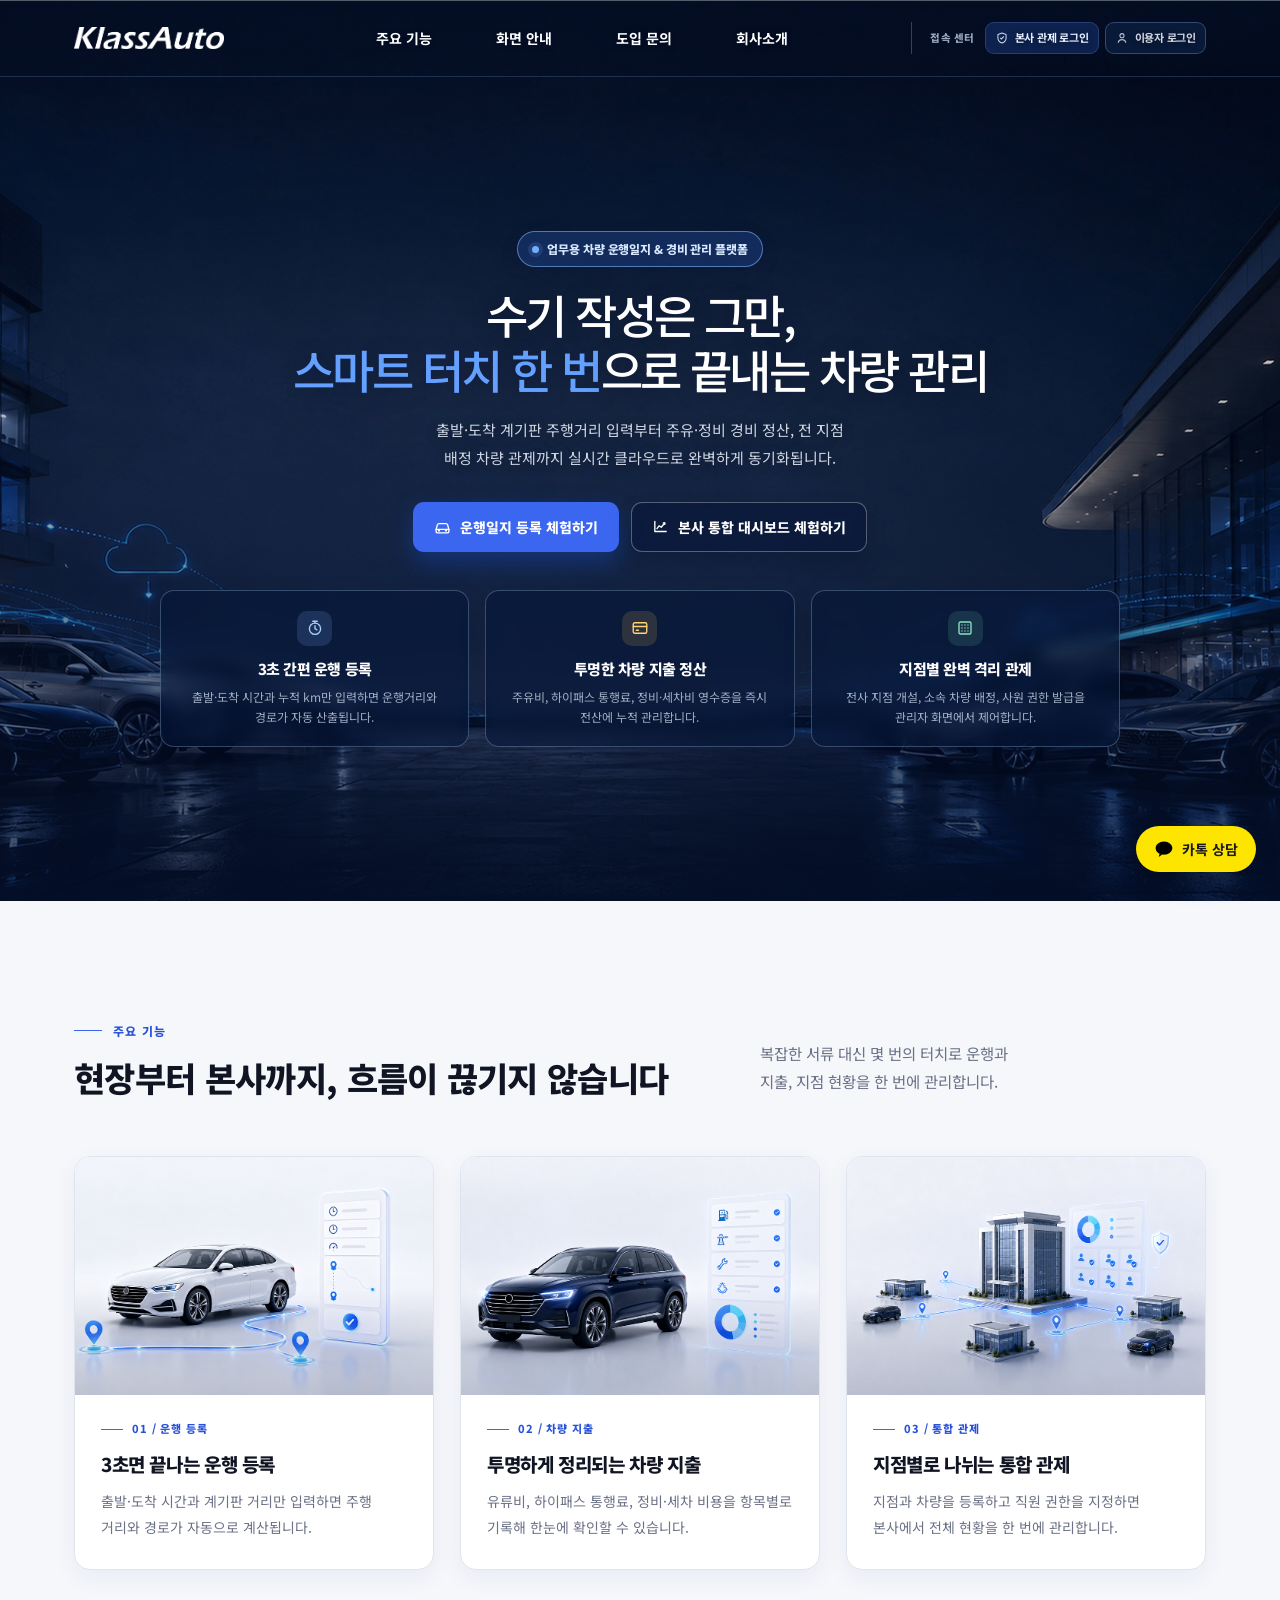
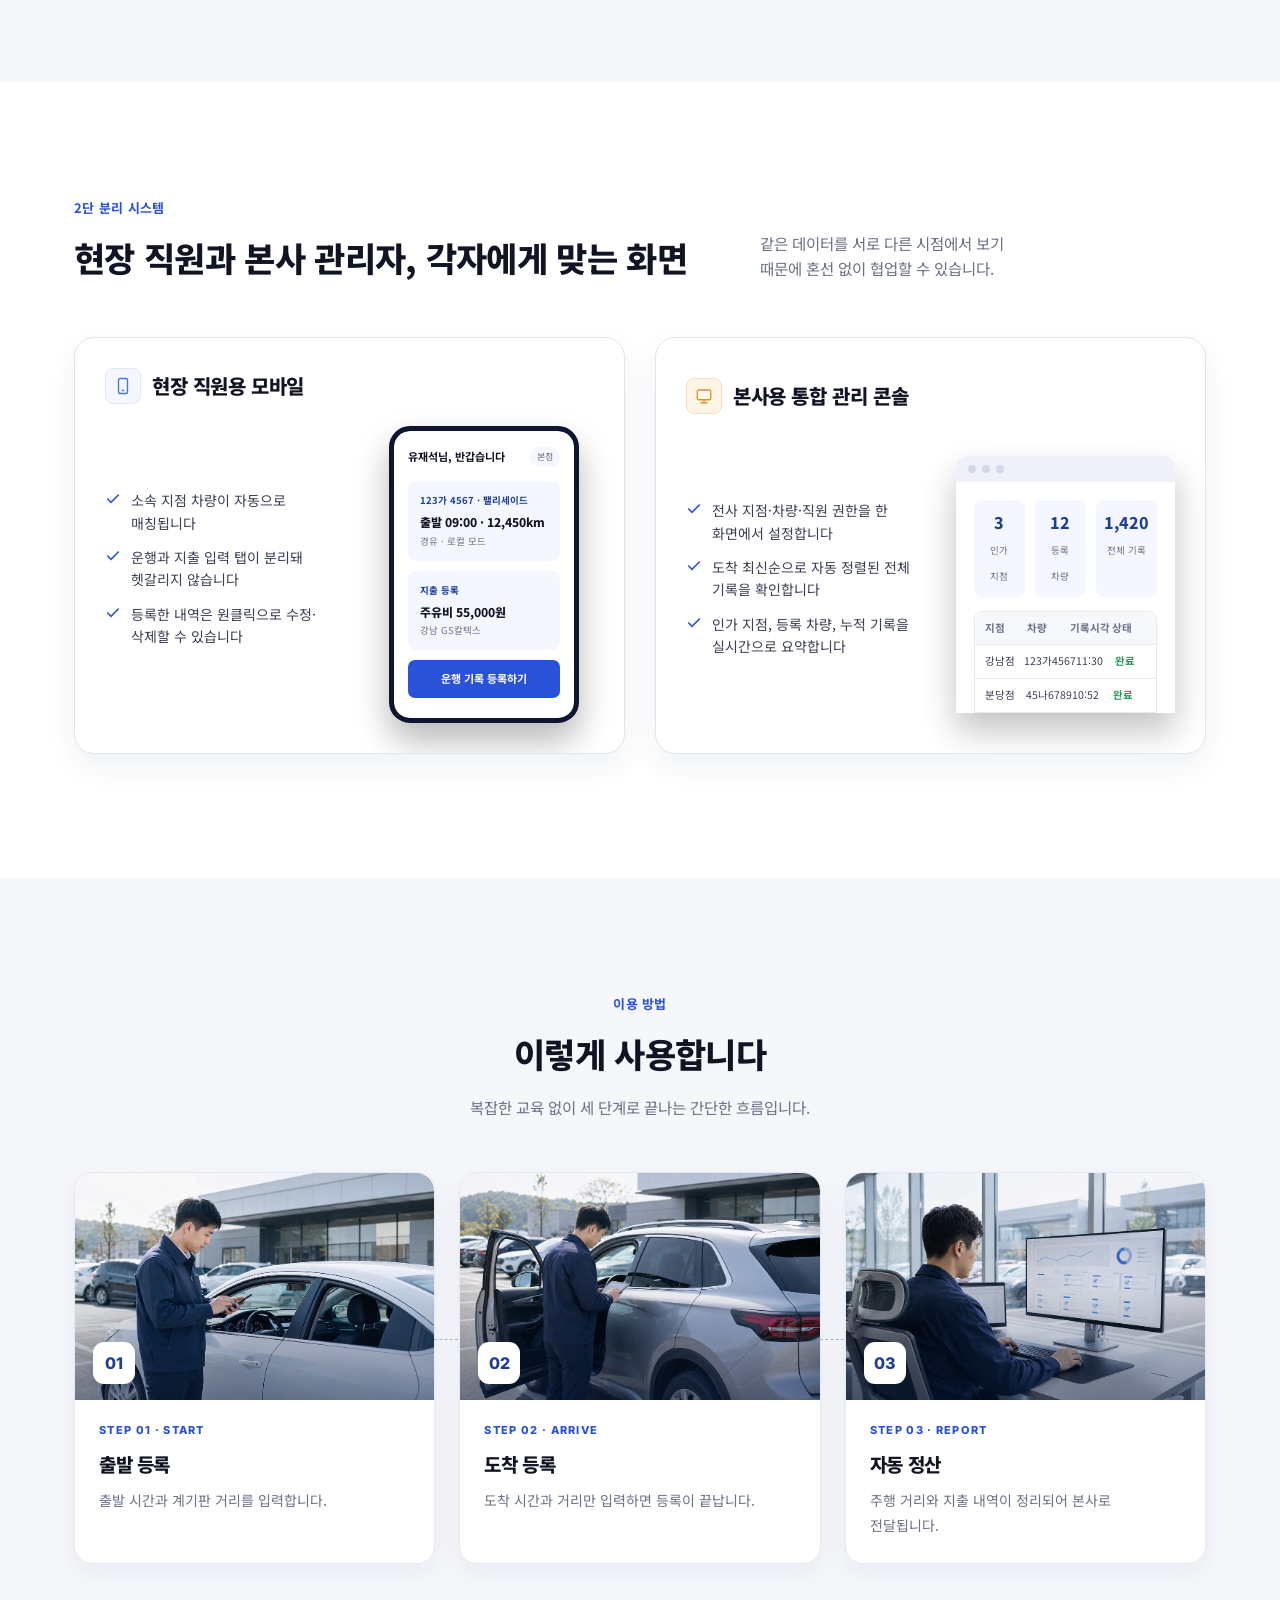
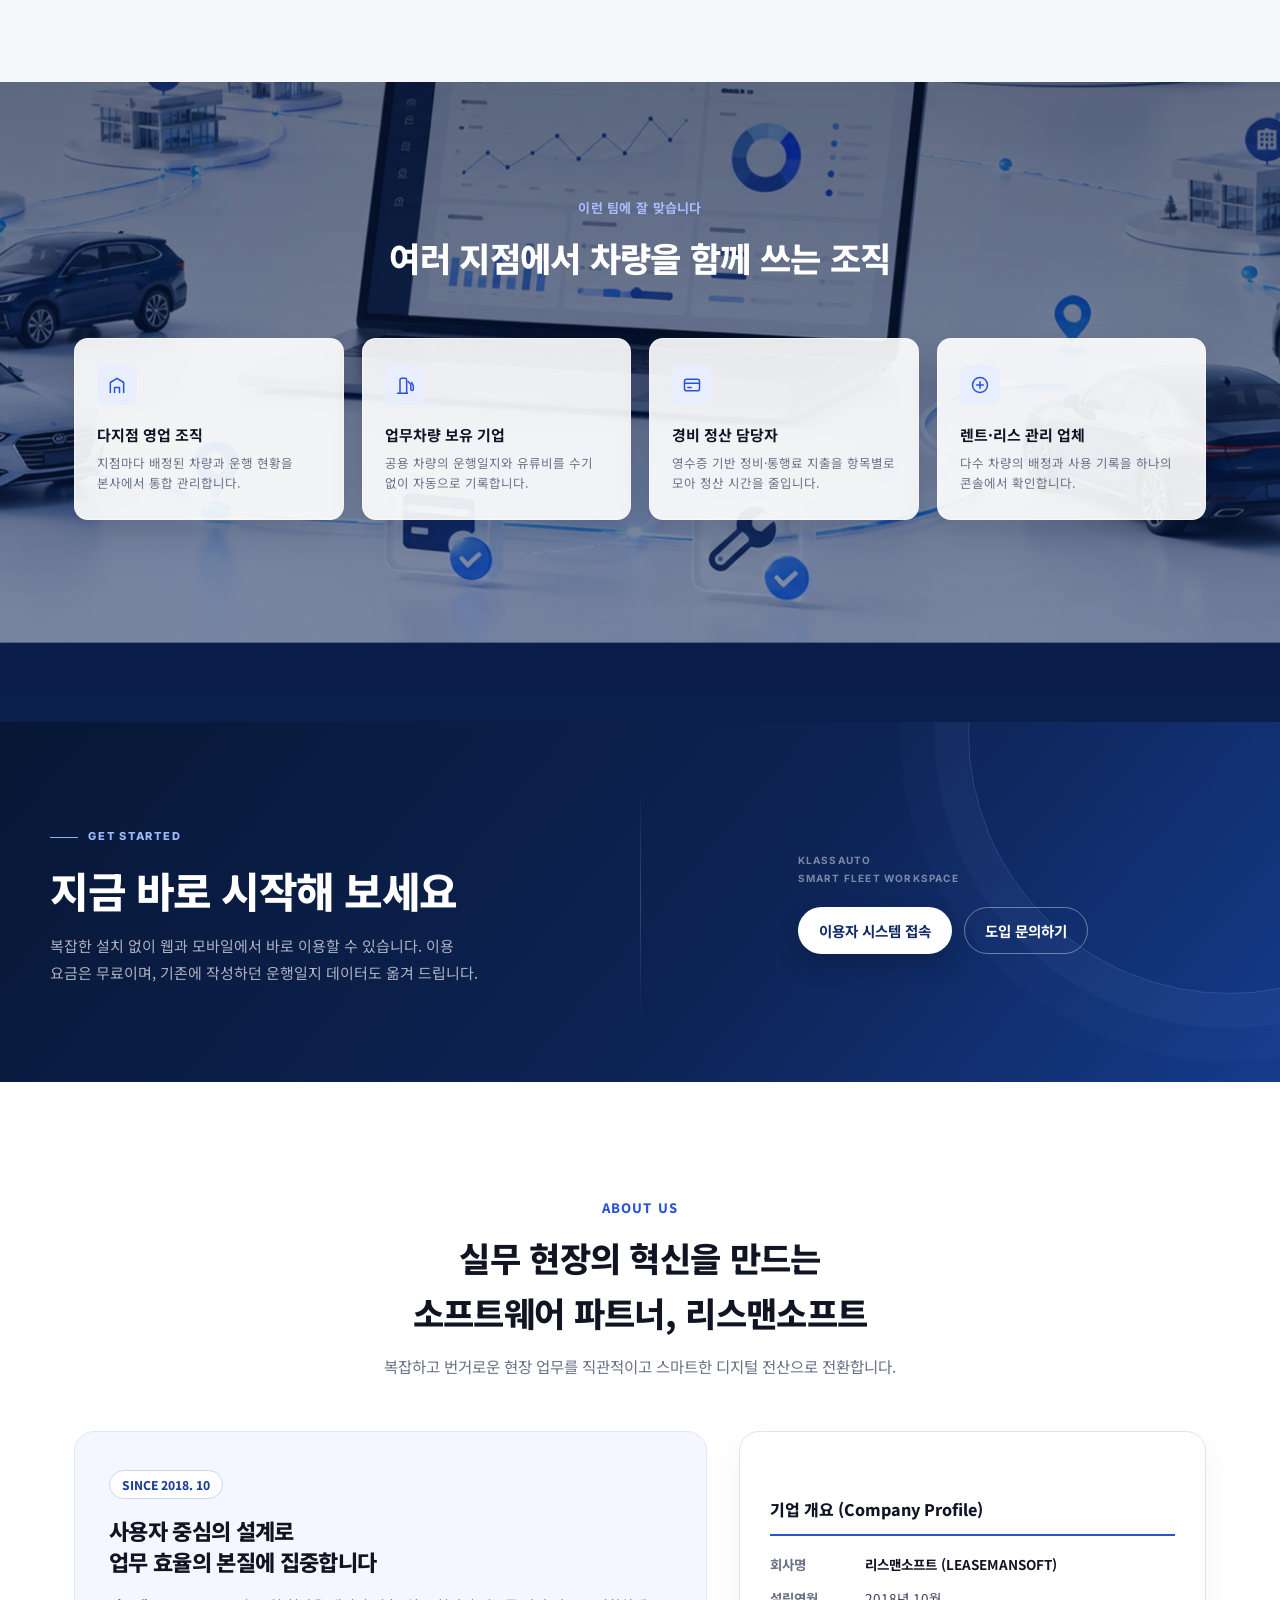
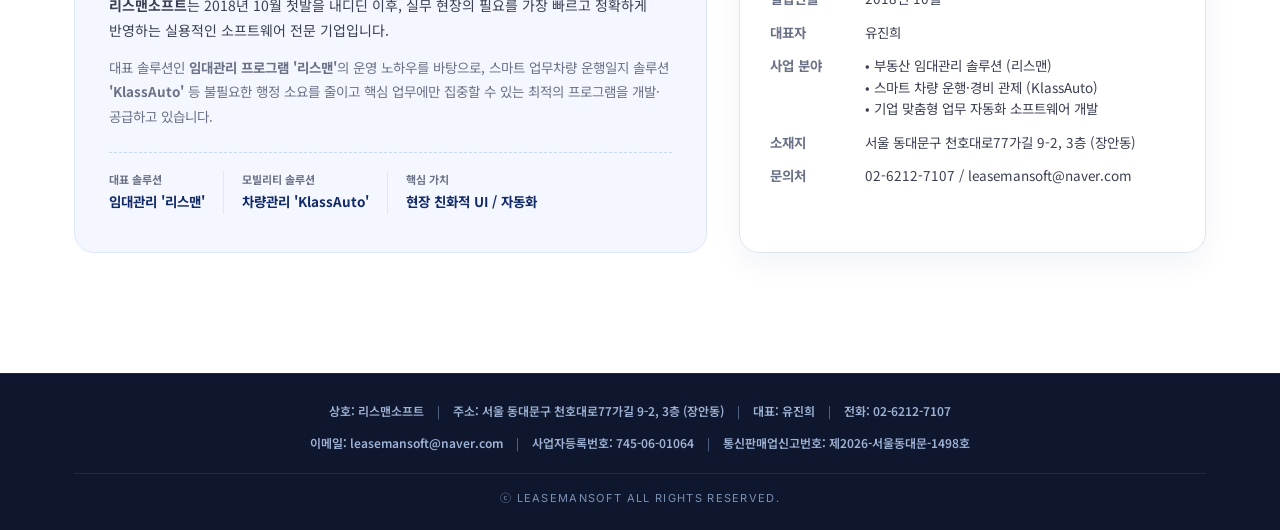
<file: www/index3.html>
<!-- 푸터 리스맨소프트 -->
<!DOCTYPE html>
<html lang="ko">
<head>
<meta charset="UTF-8">
    <meta name="viewport" content="width=device-width, initial-scale=1.0">
    <title>KlassAuto | 스마트 업무차량 운행일지</title>
    <meta name="description" content="출발과 도착만 입력하면 주행거리 계산부터 유류비·통행료 정산, 전 지점 차량 현황까지 실시간으로 정리되는 업무용 차량 관리 솔루션, KlassAuto.">

    <!-- 📱 카카오톡 / SNS 공유 메타태그 (Open Graph) -->
    <meta property="og:type" content="website">
    <meta property="og:site_name" content="KlassAuto">
    <meta property="og:url" content="https://klassauto.kr/">
    <meta property="og:title" content="KlassAuto 차량관리 솔루션">
    <meta property="og:description" content="스마트 업무용 차량 운행일지 및 지출 관리 시스템">
    <!-- ⚠️ 실제 브라우저 주소창에 쳤을 때 열리는 절대 경로(HTTPS 권장)로 지정 -->
    <meta property="og:image" content="https://klassauto.kr/cars/img/k-kakao-blue2.png">
    <meta property="og:image:width" content="1200">
    <meta property="og:image:height" content="630">

    <link rel="shortcut icon" type="image/x-icon" href="cars/img/logo_k3.ico">
    <link rel="preconnect" href="https://fonts.googleapis.com">
    <link rel="preconnect" href="https://fonts.gstatic.com" crossorigin>
    <link href="https://fonts.googleapis.com/css2?family=Noto+Sans+KR:wght@400;500;600;700;900&family=Inter:wght@500;600;700;800&display=swap" rel="stylesheet">
<style>
  :root{
    --blue-900:#0b1b45;
    --blue-800:#122a68;
    --blue-700:#1d3f97;
    --blue-600:#2952d9;
    --blue-500:#3b66f0;
    --blue-100:#e8eefd;
    --blue-50:#f4f7ff;
    --ink-900:#101423;
    --ink-700:#3a3f52;
    --ink-500:#6b7186;
    --ink-300:#a5abbd;
    --line:#e6e9f2;
    --white:#ffffff;
    --bg:#fbfcff;
    --amber:#ffb648;
    --radius-lg:24px;
    --radius-md:16px;
    --radius-sm:10px;
    --shadow-sm:0 2px 10px rgba(16,20,35,0.05);
    --shadow-md:0 12px 32px rgba(20,40,110,0.10);
    --shadow-lg:0 24px 60px rgba(15,30,90,0.16);
    --maxw:1180px;
  }

  *{box-sizing:border-box;}
  html{scroll-behavior:smooth;}
  body{
    margin:0;
    font-family:"Noto Sans KR","Inter",-apple-system,BlinkMacSystemFont,"Malgun Gothic",sans-serif;
    color:var(--ink-900);
    background:var(--bg);
    line-height:1.6;
    -webkit-font-smoothing:antialiased;
    word-break:keep-all;
    overflow-wrap:break-word;
  }
  img,svg{display:block;max-width:100%;}
  a{color:inherit;text-decoration:none;}
  ul{list-style:none;margin:0;padding:0;}
  button{font-family:inherit;}

  .wrap{max-width:var(--maxw);margin:0 auto;padding:0 24px;}
  section{position:relative;}

  /* ---------- Reveal animation ---------- */
  .reveal{opacity:0;transform:translateY(18px);transition:opacity .7s ease, transform .7s ease;}
  .reveal.in{opacity:1;transform:translateY(0);}
  @media (prefers-reduced-motion: reduce){
    .reveal{opacity:1;transform:none;transition:none;}
  }

  /* ---------- Header ---------- */
  header{
    position:sticky;top:0;z-index:100;
    background:linear-gradient(180deg,rgba(4,15,37,0.68) 0%,rgba(4,15,37,0.36) 78%,rgba(4,15,37,0) 100%);
    backdrop-filter:none;
    -webkit-backdrop-filter:none;
    border-bottom:1px solid rgba(153,194,255,0.18);
    transition:background .25s ease, border-color .25s ease, box-shadow .25s ease;
  }
  header.is-scrolled{background:rgba(255,255,255,0.94);border-bottom-color:var(--line);box-shadow:0 6px 20px rgba(11,27,69,0.12);}
  header.is-scrolled .brand-logo{filter:none;}
  header.is-scrolled .nav-links a,
  header.is-scrolled .login-links{color:var(--blue-900);text-shadow:none;}
  header.is-scrolled .login-links a{color:var(--blue-900);text-shadow:none;}
  header.is-scrolled .nav-links a:hover::before,
  header.is-scrolled .nav-links a:focus-visible::before{filter:brightness(0) saturate(100%) invert(34%) sepia(96%) saturate(1892%) hue-rotate(208deg) brightness(96%) contrast(96%);}
  header.is-scrolled .login-divider{background:var(--line);}
  .nav{
    display:flex;align-items:center;justify-content:space-between;
    height:76px;
  }
  .brand{display:flex;align-items:center;gap:10px;font-weight:800;font-size:20px;letter-spacing:-0.02em;color:var(--blue-800);}
  .brand-logo{display:block;width:150px;height:auto;object-fit:contain;filter:brightness(0) invert(1);}
  .brand .mark{width:34px;height:34px;border-radius:10px;background:linear-gradient(145deg,var(--blue-500),var(--blue-700));display:flex;align-items:center;justify-content:center;box-shadow:var(--shadow-sm);}
  .brand .mark svg{width:19px;height:19px;}
  .brand span{font-family:"Inter","Noto Sans KR",sans-serif;}

  .nav-links{display:flex;align-items:center;gap:35px;padding:0;background:transparent;border:0;border-radius:0;box-shadow:none;}
  .nav-links a{position:relative;display:inline-flex;align-items:center;gap:7px;padding:9px 0;font-size:14px;font-weight:700;color:#fff;text-shadow:0 1px 5px rgba(4,14,36,0.65);transition:color .2s ease;}
  .nav-links a::before{content:"";width:22px;height:22px;flex:none;background:url("cars/images/icon.png") center/contain no-repeat;opacity:0;transform:translateX(-7px) scale(.82);transition:opacity .2s ease,transform .2s ease;}
  .nav-links a::after{content:"";position:absolute;left:0;right:0;bottom:2px;height:2px;background:var(--blue-500);transform:scaleX(0);transform-origin:right;transition:transform .25s ease;}
  .nav-links a:hover,
  .nav-links a:focus-visible{color:#cbd9ff;}
  .nav-links a:hover::before,
  .nav-links a:focus-visible::before{opacity:1;transform:translateX(0) scale(1);}
  .nav-links a:hover::after,
  .nav-links a:focus-visible::after{transform:scaleX(1);transform-origin:left;}

  .nav-actions{display:flex;align-items:center;gap:18px;margin-left:auto;}
  .btn{
    display:inline-flex;align-items:center;justify-content:center;gap:8px;
    font-weight:700;font-size:14.5px;
    padding:11px 20px;border-radius:999px;
    border:1px solid transparent;
    cursor:pointer;white-space:nowrap;
    transition:transform .18s ease, box-shadow .18s ease, background .18s ease, border-color .18s ease;
  }
  .btn:active{transform:translateY(1px);}
  .btn-primary{background:var(--blue-600);color:#fff;box-shadow:0 8px 20px rgba(41,82,217,0.28);}
  .btn-primary:hover{background:var(--blue-700);box-shadow:0 10px 26px rgba(41,82,217,0.36);}
  .btn-ghost{background:transparent;color:var(--blue-700);border-color:var(--line);}
  .btn-ghost:hover{border-color:var(--blue-300,#b9c9f7);background:var(--blue-50);}
  .btn-light{background:#fff;color:var(--blue-700);}
  .btn-light:hover{box-shadow:var(--shadow-md);}
  .btn-outline-white{background:transparent;color:#fff;border-color:rgba(255,255,255,0.45);}
  .btn-outline-white:hover{background:rgba(255,255,255,0.12);}
  .btn-sm{padding:8px 16px;font-size:13.5px;}
  .btn-block{width:100%;}

  .login-cluster{display:flex;align-items:center;gap:10px;padding-left:18px;border-left:1px solid rgba(169,204,255,.28);}
  .login-cluster-label{font-size:10.5px;font-weight:800;letter-spacing:.02em;color:rgba(214,228,255,.72);white-space:nowrap;}
  .login-links{display:flex;align-items:center;gap:6px;padding:0;background:transparent;border:0;border-radius:0;box-shadow:none;}
  .login-links a{display:inline-flex;align-items:center;gap:6px;padding:6px 9px;border:1px solid rgba(157,194,255,.28);border-radius:9px;background:rgba(18,42,86,.48);color:rgba(244,248,255,.84);font-size:11px;font-weight:700;letter-spacing:-.02em;text-shadow:0 1px 4px rgba(4,14,36,.55);white-space:nowrap;transition:color .2s ease,background .2s ease,border-color .2s ease,transform .2s ease;}
  .login-links a svg{width:14px;height:14px;flex:none;opacity:.88;}
  .login-links a:hover,.login-links a:focus-visible{background:rgba(53,92,165,.58);border-color:rgba(181,211,255,.42);color:#fff;transform:translateY(-1px);}
  .login-links a.login-link-admin{background:rgba(44,91,196,.28);border-color:rgba(118,166,255,.22);color:#e4eeff;}
  .login-links a.login-link-admin:hover,.login-links a.login-link-admin:focus-visible{background:rgba(61,111,229,.42);border-color:rgba(164,201,255,.4);}
  header.is-scrolled .login-cluster{border-left-color:var(--line);}
  header.is-scrolled .login-cluster-label{color:var(--blue-700);}
  header.is-scrolled .login-links{background:transparent;border:0;box-shadow:none;}
  header.is-scrolled .login-links a{color:var(--blue-800);text-shadow:none;}
  header.is-scrolled .login-links a:hover,
  header.is-scrolled .login-links a:focus-visible{background:#fff;border-color:#c6d6f3;color:var(--blue-700);}
  header.is-scrolled .login-links a.login-link-user{background:#f4f7ff;border-color:#d7e1f5;}
  header.is-scrolled .login-links a.login-link-admin{background:#e4edff;border-color:#c4d5f6;color:var(--blue-700);}

  @media (min-width:981px){
    .nav{display:grid;grid-template-columns:auto minmax(0,1fr) auto;align-items:center;}
    .nav-links{justify-self:center;}
    .nav-actions{margin-left:0;}
  }

  .menu-toggle{display:none;align-items:center;justify-content:center;width:34px;height:34px;background:rgba(30,66,135,.28);border:1px solid rgba(111,166,255,.34);border-radius:10px;cursor:pointer;padding:0;color:#78adff;box-shadow:inset 0 1px 0 rgba(255,255,255,.1),0 5px 14px rgba(2,16,47,.16);transition:background .2s ease,border-color .2s ease,transform .2s ease;}
  .menu-toggle:hover,.menu-toggle:focus-visible{background:rgba(46,91,178,.46);border-color:rgba(151,198,255,.62);transform:translateY(-1px);}
  .menu-toggle svg{width:20px;height:20px;color:currentColor;}
  header.is-scrolled .menu-toggle{background:var(--blue-50);border-color:#c9d8f5;color:var(--blue-700);box-shadow:0 4px 12px rgba(28,66,145,.1);}

  /* ---------- Hero ---------- */
  .hero{min-height:calc(100vh - 76px);min-height:calc(100svh - 76px);display:flex;align-items:center;padding:56px 0;overflow:visible;background:transparent;isolation:isolate;}
  .hero-slides{position:absolute;inset:-76px 0 0;overflow:hidden;z-index:0;background:#081938;}
  .hero-slide{position:absolute;inset:0;margin:0;opacity:0;visibility:hidden;transition:opacity .65s ease,visibility .65s ease;}
  .hero-slide.is-active{opacity:1;visibility:visible;}
  .hero-slide img{display:block;width:100%;height:100%;object-fit:cover;object-position:center;}
  .hero-slide::after{content:"";position:absolute;inset:0;background:linear-gradient(180deg,rgba(4,16,45,.36) 0%,rgba(4,16,45,.24) 42%,rgba(4,16,45,.78) 100%);pointer-events:none;}
  .hero .wrap{position:relative;z-index:1;display:grid;grid-template-columns:1fr;gap:0;align-items:center;justify-items:center;text-align:center;}
  .hero .wrap > div:first-child{width:100%;max-width:1180px;}
  .hero-copy{display:flex;flex-direction:column;align-items:center;}
  .hero-kicker{display:inline-flex;align-items:center;gap:8px;margin-bottom:20px;padding:7px 14px;border:1px solid rgba(130,188,255,.55);border-radius:999px;background:rgba(44,101,215,.24);box-shadow:0 6px 18px rgba(0,15,50,.14);color:#d7e8ff;font-size:12px;font-weight:800;letter-spacing:-.01em;}
  .hero-kicker::before{content:"";width:7px;height:7px;border-radius:50%;background:#74adff;box-shadow:0 0 0 4px rgba(116,173,255,.14);}
  h1.hero-title{max-width:1020px;margin:0 0 19px;color:#fff;font-size:clamp(32px,4.2vw,54px);line-height:1.2;font-weight:500;letter-spacing:-.055em;text-wrap:balance;text-shadow:0 2px 14px rgba(0,10,32,.18);}
  h1.hero-title em{font-style:normal;color:#64a0ff;}
  .hero-desc{max-width:700px;margin:0 0 30px;color:rgba(239,246,255,.85);font-size:15px;line-height:1.85;text-wrap:balance;text-shadow:0 2px 12px rgba(0,10,32,.35);}
  .hero-cta{display:flex;align-items:center;justify-content:center;flex-wrap:wrap;gap:12px;margin-bottom:38px;}
  .hero-action{display:inline-flex;align-items:center;justify-content:center;gap:9px;min-width:204px;padding:13px 20px;border:1px solid transparent;border-radius:11px;font-size:14px;font-weight:800;transition:transform .2s ease,box-shadow .2s ease,background .2s ease;}
  .hero-action svg{width:17px;height:17px;flex:none;}
  .hero-action:hover{transform:translateY(-2px);}
  .hero-action-primary{background:var(--blue-500);color:#fff;box-shadow:0 10px 24px rgba(24,86,220,.35);}
  .hero-action-primary:hover{background:#2f61e3;box-shadow:0 14px 28px rgba(24,86,220,.43);}
  .hero-action-secondary{border-color:rgba(255,255,255,.3);background:rgba(7,22,58,.58);color:#fff;box-shadow:0 9px 20px rgba(0,8,26,.15);backdrop-filter:blur(7px);}
  .hero-action-secondary:hover{background:rgba(18,48,106,.8);border-color:rgba(255,255,255,.5);}
  .hero-benefits{display:grid;grid-template-columns:repeat(3,minmax(0,1fr));gap:16px;width:100%;max-width:960px;text-align:center;}
  .hero-benefit{min-height:128px;padding:20px 18px 19px;border:1px solid rgba(180,216,255,.27);border-radius:14px;background:rgba(5,21,55,.56);box-shadow:0 13px 28px rgba(0,8,28,.18);backdrop-filter:blur(8px);}
  .hero-benefit-icon{display:grid;place-items:center;width:35px;height:35px;margin:0 auto 11px;border-radius:10px;background:rgba(122,177,255,.16);color:#a8ceff;}
  .hero-benefit-icon.amber{background:rgba(255,197,94,.14);color:#ffd27c;}
  .hero-benefit-icon.green{background:rgba(105,220,182,.14);color:#8de0c5;}
  .hero-benefit-icon svg{width:18px;height:18px;}
  .hero-benefit h3{margin:0 0 6px;color:#fff;font-size:15px;font-weight:800;letter-spacing:-.03em;}
  .hero-benefit p{margin:0;color:rgba(225,238,255,.7);font-size:12px;line-height:1.65;}
  .hero .hero-visual{display:none;}
  .eyebrow{
    display:inline-flex;align-items:center;gap:8px;
    background:var(--blue-100);color:var(--blue-700);
    font-size:13.5px;font-weight:700;padding:7px 14px 7px 10px;border-radius:999px;
    margin-bottom:22px;
  }
  .eyebrow .dot{width:7px;height:7px;border-radius:50%;background:var(--blue-600);}
  h1.hero-title{
    max-width:1020px;
    font-size:clamp(30px,4vw,46px);
    line-height:1.2;
    font-weight:500;
    letter-spacing:-.055em;
    color:#fff;
    margin:0 0 19px;
    text-wrap:balance;
    text-shadow:0 3px 22px rgba(0,10,32,.3);
  }
  h1.hero-title em{font-style:normal;color:#64a0ff;}
  .hero-desc{
    font-size:15px;color:rgba(239,246,255,.85);
    max-width:700px;margin:0 0 30px;
    line-height:1.85;
    text-wrap:balance;
    text-shadow:0 2px 12px rgba(0,10,32,.35);
  }
  .hero-cta{display:flex;align-items:center;justify-content:center;flex-wrap:wrap;gap:12px;margin-bottom:38px;}
  .hero-chips{display:flex;flex-wrap:wrap;gap:10px;}
  .chip{
    display:inline-flex;align-items:center;gap:7px;
    font-size:13px;font-weight:600;color:var(--ink-700);
    background:#fff;border:1px solid var(--line);
    padding:9px 14px;border-radius:999px;box-shadow:var(--shadow-sm);
  }
  .chip svg{width:15px;height:15px;color:var(--blue-600);flex:none;}

  /* Hero visual: composed mock dashboard */
  .hero-visual{position:relative;height:420px;}
  .float-card{position:absolute;background:#fff;border-radius:var(--radius-md);box-shadow:var(--shadow-lg);border:1px solid var(--line);}
  .hv-main{
    left:6%;top:6%;width:88%;padding:22px;
  }
  .hv-route{display:flex;align-items:stretch;gap:14px;}
  .hv-route .line-wrap{display:flex;flex-direction:column;align-items:center;padding-top:6px;}
  .hv-dot{width:11px;height:11px;border-radius:50%;background:var(--blue-600);}
  .hv-dot.end{background:var(--amber);}
  .hv-line{flex:1;width:2px;background:repeating-linear-gradient(to bottom,var(--line) 0 5px,transparent 5px 10px);margin:4px 0;}
  .hv-stop{flex:1;}
  .hv-stop .k{font-size:11.5px;color:var(--ink-500);font-weight:600;margin-bottom:3px;}
  .hv-stop .v{font-size:14px;font-weight:700;color:var(--ink-900);}
  .hv-stop .v small{color:var(--ink-500);font-weight:500;font-size:12px;}
  .hv-divider{height:1px;background:var(--line);margin:16px 0;}
  .hv-row{display:flex;align-items:center;justify-content:space-between;font-size:13px;}
  .hv-badge{background:var(--blue-50);color:var(--blue-700);font-weight:700;font-size:12px;padding:4px 10px;border-radius:999px;}
  .hv-total{font-weight:800;color:var(--blue-700);}

  .hv-expense{left:0;bottom:2%;width:270px;padding:16px 18px;}
  .hv-expense .row{display:flex;align-items:center;gap:10px;margin-bottom:10px;}
  .hv-expense .row:last-child{margin-bottom:0;}
  .hv-icon{width:34px;height:34px;border-radius:10px;display:flex;align-items:center;justify-content:center;flex:none;}
  .hv-icon.fuel{background:#fff1e0;color:#e08a2c;}
  .hv-icon.toll{background:#e7f6ee;color:#1f9d5c;}
  .hv-icon.wash{background:var(--blue-100);color:var(--blue-700);}
  .hv-expense .t{font-size:12.5px;font-weight:700;color:var(--ink-900);}
  .hv-expense .s{font-size:11.5px;color:var(--ink-500);}
  .hv-expense .amt{margin-left:auto;font-size:13px;font-weight:800;color:var(--ink-900);}

  .hv-stat{right:2%;top:4%;width:190px;padding:16px 18px;text-align:left;}
  .hv-stat .label{font-size:11.5px;color:var(--ink-500);font-weight:600;margin-bottom:8px;}
  .hv-stat .grid3{display:flex;justify-content:space-between;gap:6px;}
  .hv-stat .cell b{display:block;font-size:19px;font-weight:800;color:var(--blue-700);}
  .hv-stat .cell span{font-size:10.5px;color:var(--ink-500);}

  .blob{position:absolute;border-radius:50%;filter:blur(0px);z-index:-1;}

  /* ---------- Section heading ---------- */
  .sec-head{max-width:620px;margin:0 auto 52px;text-align:center;}
  .sec-tag{display:inline-block;font-size:13px;font-weight:700;color:var(--blue-600);letter-spacing:.02em;margin-bottom:12px;}
  .sec-title{font-size:clamp(24px,3vw,34px);font-weight:800;letter-spacing:-0.02em;margin:0 0 14px;color:var(--ink-900);text-wrap:balance;}
  .sec-desc{font-size:15.5px;color:var(--ink-500);margin:0;text-wrap:balance;}

  /* ---------- Features ---------- */
  .features{padding:120px 0 112px;background:#f5f7fb;}
  .features .sec-head{display:grid;grid-template-columns:minmax(0,1.1fr) minmax(280px,.8fr);gap:72px;align-items:end;max-width:var(--maxw);margin:0 auto 56px;text-align:left;}
  .features .sec-tag{display:flex;align-items:center;gap:11px;margin-bottom:16px;color:var(--blue-600);font-size:12px;font-weight:800;letter-spacing:.1em;}
  .features .sec-tag::before{content:"";width:28px;height:1px;background:var(--blue-500);}
  .features .sec-title{max-width:660px;margin-bottom:0;line-height:1.28;}
  .features .sec-desc{max-width:380px;margin:0 0 4px;line-height:1.8;text-align:left;}
  .feature-grid{display:grid;grid-template-columns:repeat(3,minmax(0,1fr));gap:26px;}
  .feature-card{
    background:#fff;border:1px solid #dfe5ef;border-radius:16px;
    overflow:hidden;box-shadow:0 8px 24px rgba(20,40,110,0.055);
    transition:transform .25s ease, box-shadow .25s ease, border-color .25s ease;
  }
  .feature-card:hover{transform:translateY(-5px);box-shadow:0 18px 36px rgba(20,40,110,0.12);border-color:#cbd7ed;}
  .feature-media{position:relative;aspect-ratio:1.5;overflow:hidden;background:var(--blue-50);}
  .feature-media::after{content:"";position:absolute;inset:0;background:linear-gradient(180deg,rgba(11,27,69,0) 56%,rgba(11,27,69,0.18) 100%);pointer-events:none;}
  .feature-media img{width:100%;height:100%;object-fit:cover;filter:saturate(.92) contrast(1.02);transition:transform .45s ease;}
  .feature-card:hover .feature-media img{transform:scale(1.035);}
  .feature-badge{display:none;}
  .feature-card-body{padding:25px 26px 29px;}
  .feature-meta{display:flex;align-items:center;gap:9px;margin-bottom:11px;color:var(--blue-600);font-size:11px;font-weight:800;letter-spacing:.08em;}
  .feature-meta::before{content:"";width:22px;height:1px;background:var(--blue-500);}
  .feature-card h3{font-size:19px;font-weight:800;margin:0 0 10px;letter-spacing:-0.02em;}
  .feature-card p{font-size:14px;line-height:1.8;color:var(--ink-500);margin:0;}

  /* ---------- Dual system ---------- */
  .dual{padding:112px 0 124px;background:#fff;color:var(--ink-900);}
  .dual-head{display:grid;grid-template-columns:minmax(0,1.1fr) minmax(300px,.8fr);gap:72px;align-items:end;max-width:var(--maxw);margin:0 auto 52px;text-align:left;}
  .dual-head .sec-tag{color:var(--blue-600);}
  .dual-head .sec-title{color:var(--ink-900);max-width:620px;margin-bottom:0;}
  .dual-head .sec-desc{max-width:380px;margin:0 0 4px;color:var(--ink-500);text-align:left;}
  .dual-grid{display:grid;grid-template-columns:repeat(2,minmax(0,1fr));gap:30px;align-items:stretch;}
  .dual-card{
    position:relative;
    display:grid;
    grid-template-columns:minmax(0,1fr) minmax(170px,.9fr);
    column-gap:26px;
    align-items:center;
    background:#fff;
    border:1px solid #dfe5ef;
    border-radius:20px;
    padding:30px;
    overflow:hidden;
    box-shadow:0 12px 30px rgba(20,40,110,0.065);
  }
  .dual-card:first-child{--card-accent:#4774df;}
  .dual-card:last-child{--card-accent:#d7952f;}
  .dual-card:nth-child(2){margin-top:0;}
  .dual-card .tag-row{grid-column:1 / -1;display:flex;align-items:center;gap:11px;margin-bottom:22px;}
  .dual-card .tag-icon{width:36px;height:36px;border-radius:8px;background:var(--blue-50);border:1px solid #dfe7fb;display:flex;align-items:center;justify-content:center;}
  .dual-card .tag-icon svg{width:18px;height:18px;color:var(--card-accent);}
  .dual-card .tag-icon.amber{background:#fff5e5;border-color:#f4dfb9;}
  .dual-card .tag-icon.amber svg{color:var(--card-accent);}
  .dual-card h3{font-size:20px;font-weight:800;color:var(--ink-900);margin:0 0 12px;letter-spacing:-0.02em;}
  .dual-card ul{grid-column:1;grid-row:2;margin:0;}
  .dual-card li{
    display:flex;gap:10px;align-items:flex-start;
    font-size:14px;color:var(--ink-700);margin-bottom:12px;
  }
  .dual-card li svg{width:16px;height:16px;color:var(--blue-600);flex:none;margin-top:2px;}

  /* phone mockup */
  .device-frame{grid-column:2;grid-row:2;margin:0 auto;display:flex;justify-content:center;width:100%;}
  .phone{
    width:190px;border-radius:21px;background:#0d1530;
    border:5px solid #0d1530;box-shadow:0 18px 34px rgba(0,0,0,0.28);
    overflow:hidden;
  }
  .phone .screen{background:#fff;border-radius:15px;padding:16px 14px 20px;color:var(--ink-900);}
  .phone .app-bar{display:flex;align-items:center;justify-content:space-between;margin-bottom:14px;}
  .phone .app-bar .u{font-size:11px;font-weight:700;color:var(--ink-900);}
  .phone .app-bar .b{font-size:9px;color:var(--ink-500);background:var(--blue-50);padding:3px 7px;border-radius:999px;}
  .phone .card-mini{background:var(--blue-50);border-radius:8px;padding:12px;margin-bottom:10px;}
  .phone .card-mini .lab{font-size:9.5px;color:var(--blue-700);font-weight:700;margin-bottom:4px;}
  .phone .card-mini .val{font-size:12px;font-weight:800;color:var(--ink-900);}
  .phone .card-mini .sub{font-size:9.5px;color:var(--ink-500);margin-top:2px;}
  .phone .btn-fake{background:var(--blue-600);color:#fff;text-align:center;font-size:11px;font-weight:700;padding:10px;border-radius:7px;margin-top:8px;}

  /* browser mockup */
  .browser{
    grid-column:2;grid-row:2;width:100%;
    background:#fff;border-radius:10px 10px 0 0;overflow:hidden;
    box-shadow:0 18px 34px rgba(0,0,0,0.24);
  }
  .browser .bar{background:#eef1f8;padding:9px 12px;display:flex;gap:6px;}
  .browser .bar span{width:8px;height:8px;border-radius:50%;background:#d3d8e6;}
  .browser .body{padding:18px 18px 0;color:var(--ink-900);}
  .bstat-row{display:flex;gap:10px;margin-bottom:14px;}
  .bstat{flex:1;background:var(--blue-50);border-radius:8px;padding:10px 8px;text-align:center;}
  .bstat b{display:block;font-size:16px;font-weight:800;color:var(--blue-700);}
  .bstat span{font-size:9.5px;color:var(--ink-500);}
  .btable{border:1px solid var(--line);border-radius:8px 8px 0 0;overflow:hidden;font-size:10.5px;}
  .btable .thead,.btable .trow{display:grid;grid-template-columns:1fr 1fr 1fr 0.8fr;padding:8px 10px;}
  .btable .thead{background:#f6f8fc;color:var(--ink-500);font-weight:700;}
  .btable .trow{border-top:1px solid var(--line);color:var(--ink-700);}
  .btable .ok{color:#1f9d5c;font-weight:700;}

  /* ---------- Steps ---------- */
  .steps{padding:112px 0 118px;background:#f5f7fb;}
  .step-row{display:grid;grid-template-columns:repeat(3,minmax(0,1fr));gap:24px;position:relative;}
  .step{position:relative;padding:0;text-align:left;background:#fff;border:1px solid var(--line);border-radius:18px;overflow:visible;box-shadow:0 8px 24px rgba(20,40,110,0.06);transition:transform .25s ease,box-shadow .25s ease;}
  .step:hover{transform:translateY(-6px);box-shadow:0 18px 38px rgba(20,40,110,0.13);}
  .step:not(:last-child)::after{content:"";position:absolute;top:166px;right:-24px;width:24px;border-top:1px dashed #9eb4e7;z-index:2;}
  .step-media{position:relative;aspect-ratio:1.58;overflow:hidden;border-radius:18px 18px 0 0;background:var(--blue-50);}
  .step-media::after{content:"";position:absolute;inset:0;background:linear-gradient(180deg,rgba(8,25,62,0.02) 48%,rgba(8,25,62,0.48) 100%);pointer-events:none;}
  .step-media img{width:100%;height:100%;object-fit:cover;transition:transform .45s ease;}
  .step:hover .step-media img{transform:scale(1.045);}
  .step-num{position:absolute;left:18px;bottom:16px;z-index:1;display:flex;align-items:center;justify-content:center;width:42px;height:42px;border-radius:11px;background:#fff;color:var(--blue-700);font-family:"Inter";font-weight:800;font-size:16px;box-shadow:0 8px 18px rgba(8,25,62,0.18);}
  .step-body{padding:22px 24px 26px;}
  .step-label{display:block;margin-bottom:9px;color:var(--blue-600);font-family:"Inter","Noto Sans KR",sans-serif;font-size:11px;font-weight:800;letter-spacing:.12em;}
  .step h3{font-size:19px;font-weight:800;margin:0 0 9px;letter-spacing:-0.02em;}
  .step p{font-size:14px;line-height:1.75;color:var(--ink-500);margin:0;}
  .step-connector{display:none;}

  /* ---------- Who / audience ---------- */
  .audience{position:relative;min-height:640px;padding:112px 0 124px;background:var(--blue-900);overflow:hidden;isolation:isolate;}
  .audience::before{content:"";position:absolute;inset:-12% -6%;background:url("cars/images/about.jpg") center center / cover no-repeat;transform:translate3d(0,var(--audience-shift,0px),0) scale(1.08);will-change:transform;z-index:-2;}
  .audience::after{content:"";position:absolute;inset:0;background:linear-gradient(180deg,rgba(7,22,57,0.62) 0%,rgba(12,35,83,0.48) 100%);z-index:-1;}
  .audience > .wrap{position:relative;z-index:1;}
  .audience .sec-tag{color:#a8bdff;}
  .audience .sec-title{color:#fff;}
  .audience .sec-desc{color:rgba(255,255,255,0.82);}
  .audience-grid{display:grid;grid-template-columns:repeat(4,1fr);gap:18px;}
  .audience-card{
    border:1px solid rgba(255,255,255,0.52);border-radius:14px;
    padding:26px 22px;background:rgba(255,255,255,0.91);text-align:left;box-shadow:0 14px 30px rgba(7,22,57,0.16);
  }
  .audience-card .ic{width:40px;height:40px;border-radius:9px;background:var(--blue-100);display:flex;align-items:center;justify-content:center;margin-bottom:18px;}
  .audience-card .ic svg{width:20px;height:20px;color:var(--blue-600);}
  .audience-card h4{font-size:15px;font-weight:700;margin:0 0 6px;}
  .audience-card p{font-size:12.5px;color:var(--ink-500);margin:0;}

  /* ---------- CTA ---------- */
  .cta{
    width:100%;margin:0;border-radius:0;
    background:linear-gradient(130deg,#071735 0%,#0d2354 58%,#153b8b 100%);
    min-height:360px;padding:78px max(24px,calc((100% - var(--maxw)) / 2));text-align:left;color:#fff;position:relative;display:grid;grid-template-columns:minmax(0,1.15fr) minmax(280px,.85fr);align-items:center;gap:64px;overflow:hidden;isolation:isolate;
  }
  .cta::before{content:"";position:absolute;width:520px;height:520px;right:-210px;top:-250px;border:1px solid rgba(143,176,255,0.22);border-radius:50%;box-shadow:0 0 0 34px rgba(143,176,255,0.04),0 0 0 68px rgba(143,176,255,0.025);z-index:-1;}
  .cta::after{content:"";position:absolute;left:50%;top:18%;bottom:18%;width:1px;background:linear-gradient(180deg,transparent,rgba(255,255,255,0.18),transparent);z-index:-1;}
  .cta-copy{max-width:620px;}
  .cta-kicker{display:inline-flex;align-items:center;gap:10px;margin-bottom:18px;color:#9eb9ff;font-family:"Inter","Noto Sans KR",sans-serif;font-size:11px;font-weight:800;letter-spacing:.16em;}
  .cta-kicker::before{content:"";width:28px;height:1px;background:#8fb0ff;}
  .cta h2{font-size:clamp(28px,3.4vw,42px);font-weight:800;line-height:1.25;margin:0 0 16px;letter-spacing:-0.035em;text-wrap:balance;}
  .cta p{font-size:15px;line-height:1.8;color:rgba(255,255,255,0.66);max-width:560px;margin:0;text-wrap:balance;}
  .cta-actions{padding-left:42px;}
  .cta-actions::before{content:"KLASSAUTO\A SMART FLEET WORKSPACE";white-space:pre;display:block;margin-bottom:20px;color:rgba(255,255,255,0.46);font-family:"Inter","Noto Sans KR",sans-serif;font-size:10px;font-weight:700;line-height:1.8;letter-spacing:.12em;}
  .cta-btns{display:flex;gap:12px;justify-content:flex-start;flex-wrap:wrap;}
  .cta .btn-light{background:#fff;color:var(--blue-800);box-shadow:0 12px 24px rgba(0,0,0,0.18);}
  .cta .btn-light:hover{background:#edf2ff;}
  .cta .btn-outline-white{color:#fff;border-color:rgba(255,255,255,0.38);}
  .cta .btn-outline-white:hover{background:rgba(255,255,255,0.12);}

  /* ---------- Footer ---------- */
  footer{border-top:1px solid rgba(255,255,255,0.06);padding:26px 0 22px;background:#0e172d;color:#9eb2d5;}
  footer > .wrap{display:none;}
  .footer-info{max-width:1180px;margin:0 auto;padding:0 24px;text-align:center;}
  .footer-row{display:flex;align-items:center;justify-content:center;flex-wrap:wrap;gap:0;line-height:1.8;}
  .footer-row + .footer-row{margin-top:10px;}
  .footer-item{font-size:12px;font-weight:600;color:#9eb2d5;white-space:nowrap;}
  .footer-sep{margin:0 13px;color:#617497;font-size:12px;}
  .footer-copy{margin-top:20px;padding-top:16px;border-top:1px solid rgba(255,255,255,0.08);font-family:"Inter","Noto Sans KR",sans-serif;font-size:11px;letter-spacing:.12em;color:#7d91b4;}

  /* ---------- Responsive ---------- */
  @media (max-width:980px){
    .nav-links{display:none;}
    .login-cluster{display:flex;gap:0;padding-left:0;border-left:0;}
    .login-cluster-label{display:none;}
    .login-links{display:flex;gap:4px;}
    .login-links a{padding:6px 8px;font-size:10px;}
    .login-links a svg{width:13px;height:13px;}
    .nav-actions{gap:8px;}
    .menu-toggle{display:inline-flex;}
    .hero .wrap{grid-template-columns:1fr;}
    .hero-copy{padding:0 10px;}
    h1.hero-title{font-size:clamp(31px,5.2vw,46px);}
    .hero-benefits{max-width:760px;}
    .hero-visual{height:340px;margin-top:20px;}
    .feature-grid{grid-template-columns:1fr 1fr;}
    .features .sec-head{display:block;max-width:620px;text-align:center;}
    .features .sec-title{margin-bottom:14px;}
    .features .sec-desc{max-width:none;margin:0 auto;text-align:center;}
    .features .sec-tag{justify-content:center;}
    .dual-grid{grid-template-columns:1fr;}
    .dual-head{display:block;max-width:620px;text-align:center;}
    .dual-head .sec-title{margin-bottom:14px;}
    .dual-head .sec-desc{max-width:none;margin:0 auto;text-align:center;}
    .dual-card:nth-child(2){margin-top:0;}
    .step-row{grid-template-columns:1fr;gap:36px;}
    .step-connector{display:none;}
    .step:not(:last-child)::after{display:none;}
    .audience-grid{grid-template-columns:1fr 1fr;}
  }
  @media (max-width:600px){
    .wrap{padding:0 18px;}
    .hero{padding:46px 0 58px;}
    .hero-copy{padding:0;}
    .hero-kicker{margin-bottom:16px;font-size:10.5px;padding:7px 11px;}
    h1.hero-title{font-size:clamp(27px,7.5vw,36px);line-height:1.23;margin-bottom:16px;}
    .hero-desc{font-size:13px;line-height:1.8;margin-bottom:24px;}
    .hero-cta{width:100%;gap:9px;margin-bottom:28px;}
    .hero-action{width:100%;min-width:0;padding:12px 14px;font-size:13px;}
    .hero-benefits{grid-template-columns:1fr;gap:10px;}
    .hero-benefit{min-height:0;padding:16px 17px;text-align:left;display:grid;grid-template-columns:34px 1fr;column-gap:11px;align-items:center;}
    .hero-benefit-icon{grid-row:1 / span 2;margin:0;}
    .hero-benefit h3{margin:0 0 2px;font-size:14px;}
    .hero-benefit p{font-size:11px;line-height:1.55;}
    .feature-grid{grid-template-columns:1fr;}
    .audience-grid{grid-template-columns:1fr;}
    .cta{margin:0;padding:64px 22px;grid-template-columns:1fr;gap:32px;text-align:center;}
    .cta::after{display:none;}
    .cta-copy{max-width:620px;margin:0 auto;}
    .cta-actions{padding-left:0;}
    .cta-actions::before{display:none;}
    .cta p{margin:0 auto;}
    .cta-btns{justify-content:center;}
    .footer-info{padding:0 18px;}
    .footer-row{display:block;}
    .footer-item{white-space:normal;}
    .footer-sep{display:inline-block;margin:0 8px;}
    .hv-stat{display:none;}
    .hv-expense{width:230px;}
    .foot-cols{gap:36px;}
    .features,.steps{padding:64px 0;}
    .dual{padding:64px 0;}
    .dual-card{grid-template-columns:1fr;row-gap:0;}
    .dual-card .tag-row,.dual-card ul,.dual-card .device-frame,.dual-card > .browser{grid-column:1;grid-row:auto;}
    .dual-card .device-frame,.dual-card > .browser{margin-top:22px;}
    .audience{min-height:0;padding:72px 0 80px;}
  }
  @media (min-width:360px) and (max-width:600px){
    .brand-logo{width:136px;}
    .nav-actions{gap:6px;}
    .login-links{gap:3px;}
    .login-links a{gap:3px;padding:5px 5px;font-size:9px;letter-spacing:-.07em;}
    .login-links a svg{width:11px;height:11px;}
    .menu-toggle{width:32px;height:32px;border-radius:9px;}
    .menu-toggle svg{width:18px;height:18px;}
    .hero-cta{display:grid;grid-template-columns:repeat(2,minmax(0,1fr));gap:8px;}
    .hero-action{width:100%;min-width:0;padding:11px 5px;font-size:11px;letter-spacing:-.06em;white-space:nowrap;gap:5px;}
    .hero-action svg{width:15px;height:15px;}
  }

  /* mobile nav drawer */
  .mnav{
    position:fixed;inset:0;background:rgba(10,14,30,0.5);
    display:none;z-index:200;
  }
  .mnav.open{display:block;}
  .mnav-panel{
    position:absolute;top:0;right:0;height:100%;width:78%;max-width:320px;
    background:#fff;padding:26px 26px;box-shadow:-10px 0 40px rgba(0,0,0,0.2);
    display:flex;flex-direction:column;gap:6px;
  }
  .mnav-panel a{padding:13px 4px;font-size:16px;font-weight:600;color:var(--ink-900);border-bottom:1px solid var(--line);}
  .mnav-close{align-self:flex-end;background:none;border:none;padding:8px;margin-bottom:6px;cursor:pointer;}
  .mnav-close svg{width:22px;height:22px;}
  .mnav-login-group{margin-top:9px;padding-top:17px;border-top:1px solid #e8edf6;}
  .mnav-login-label{display:block;margin-bottom:10px;color:var(--ink-500);font-size:11px;font-weight:800;letter-spacing:.08em;}
  .mnav-login-options{display:grid;gap:9px;}
  .mnav-login{display:grid;grid-template-columns:34px minmax(0,1fr) 16px;align-items:center;column-gap:10px;padding:12px 12px!important;border:1px solid #dbe4f4!important;border-radius:14px;background:linear-gradient(135deg,#f8faff 0%,#eef4ff 100%);color:var(--blue-900)!important;box-shadow:0 6px 14px rgba(28,66,145,.06);transition:transform .2s ease,box-shadow .2s ease,border-color .2s ease!important;}
  .mnav-login:hover,.mnav-login:focus-visible{transform:translateY(-1px);border-color:#abc4ed!important;box-shadow:0 9px 18px rgba(28,66,145,.12);}
  .mnav-login-icon{display:flex;align-items:center;justify-content:center;width:34px;height:34px;border-radius:10px;background:#e2ecff;color:var(--blue-600);}
  .mnav-login-icon svg{width:18px;height:18px;}
  .mnav-login-copy{display:flex;flex-direction:column;gap:1px;min-width:0;}
  .mnav-login-copy strong{font-size:14px;font-weight:800;line-height:1.4;}
  .mnav-login-copy small{color:var(--ink-500);font-size:10.5px;font-weight:600;line-height:1.4;}
  .mnav-login-arrow{color:#8da5cc;font-size:18px;font-weight:500;line-height:1;}
  .mnav-login-admin{border-color:#b9cdf3!important;background:linear-gradient(135deg,#edf4ff 0%,#dce9ff 100%);}
  .mnav-login-admin .mnav-login-icon{background:#cbdcff;color:#2459df;}
  .mnav-login-admin .mnav-login-arrow{color:#416ed0;}
  .mnav-cta{margin-top:18px;display:flex;flex-direction:column;gap:10px;}

  /* ---------- Kakao Floating Button ---------- */
.kakao-float {
  position: fixed;
  right: 24px;
  bottom: 28px;
  z-index: 999;
  display: inline-flex;
  align-items: center;
  gap: 8px;
  padding: 12px 18px;
  background-color: #FEE500;
  color: #191919;
  font-size: 14px;
  font-weight: 700;
  border-radius: 999px;
  box-shadow: 0 10px 25px rgba(0, 0, 0, 0.18), 0 2px 6px rgba(0, 0, 0, 0.08);
  transition: transform 0.2s ease, box-shadow 0.2s ease;
  text-decoration: none;
}

.kakao-float:hover {
  transform: translateY(-3px) scale(1.02);
  box-shadow: 0 14px 30px rgba(0, 0, 0, 0.22), 0 4px 10px rgba(0, 0, 0, 0.1);
  color: #000;
}

.kakao-float svg {
  width: 20px;
  height: 20px;
  flex-shrink: 0;
}

/* 모바일 화면 대응 (아이콘 중심 또는 여백 축소) */
@media (max-width: 600px) {
  .kakao-float {
    right: 18px;
    bottom: 20px;
    padding: 10px 14px;
    font-size: 13px;
  }
}

/* ---------- About Section Responsive ---------- */
.about-grid {
  display: grid;
  grid-template-columns: minmax(0, 1.15fr) minmax(0, 0.85fr);
  gap: 32px;
  align-items: stretch;
}

@media (max-width: 980px) {
  .about-grid {
    grid-template-columns: 1fr;
    gap: 24px;
  }
}

@media (max-width: 600px) {
  .about {
    padding: 64px 0 !important;
  }
  .about-card-left {
    padding: 26px 20px !important;
  }
  .about-card-right {
    padding: 24px 18px !important;
  }
  .about-stat-row {
    display: grid !important;
    grid-template-columns: repeat(3, 1fr) !important;
    gap: 12px !important;
  }
  .about-stat-sep {
    display: none !important;
  }
  .about-dl {
    grid-template-columns: 74px minmax(0, 1fr) !important;
    font-size: 12.5px !important;
    row-gap: 10px !important;
  }
}
</style>
</head>
<body>

<header>
  <div class="wrap nav">
    <a href="#top" class="brand">
      <img class="brand-logo" src="cars/images/logo.png" alt="KlassAuto">
    </a>

    <nav class="nav-links">
      <a href="#features">주요 기능</a>
      <a href="#user-view">화면 안내</a>
      <a href="#contact">도입 문의</a>
      <a href="#about">회사소개</a>
    </nav>

    <div class="nav-actions">
      <div class="login-cluster" aria-label="시스템 접속">
        <span class="login-cluster-label">접속 센터</span>
        <div class="login-links">          
          <a class="login-link-admin" href="cars/admin.html" target="_blank">
            <svg viewBox="0 0 24 24" fill="none" stroke="currentColor" stroke-width="1.8" stroke-linecap="round" stroke-linejoin="round" aria-hidden="true"><path d="M12 3.5 19 6v5.4c0 4.3-2.8 7.7-7 9.1-4.2-1.4-7-4.8-7-9.1V6l7-2.5Z"/><path d="m9.2 12 1.8 1.8 3.8-4"/></svg>
            <span>본사 관제 로그인</span>
          </a>
          <a class="login-link-user" href="cars/user.html" target="_blank">
            <svg viewBox="0 0 24 24" fill="none" stroke="currentColor" stroke-width="1.8" stroke-linecap="round" stroke-linejoin="round" aria-hidden="true"><circle cx="12" cy="8" r="3.5"/><path d="M5.5 19.5c.8-3.1 3-4.7 6.5-4.7s5.7 1.6 6.5 4.7"/></svg>
            <span>이용자 로그인</span>
          </a>
        </div>
      </div>
      <button class="menu-toggle" id="menuOpen" aria-label="메뉴 열기">
        <svg viewBox="0 0 24 24" fill="none" stroke="currentColor" stroke-width="1.8" stroke-linecap="round"><path d="M4 7h16M4 12h16M4 17h16"/></svg>
      </button>
    </div>
  </div>
</header>

<div class="mnav" id="mnav">
  <div class="mnav-panel">
    <button class="mnav-close" id="menuClose" aria-label="닫기">
      <svg viewBox="0 0 24 24" fill="none" stroke="#101423" stroke-width="1.8" stroke-linecap="round"><path d="M6 6l12 12M18 6L6 18"/></svg>
    </button>
    <a href="#features">주요 기능</a>
    <a href="#user-view">이용자 시스템</a>
    <a href="#admin-view">본부 통합관리</a>
    <a href="#contact">도입 문의</a>
    <div class="mnav-login-group" aria-label="시스템 접속">
      <span class="mnav-login-label">SYSTEM ACCESS</span>
      <div class="mnav-login-options">
        <a class="mnav-login mnav-login-user" href="user.html">
          <span class="mnav-login-icon" aria-hidden="true"><svg viewBox="0 0 24 24" fill="none" stroke="currentColor" stroke-width="1.8" stroke-linecap="round" stroke-linejoin="round"><circle cx="12" cy="8" r="3.5"/><path d="M5.5 19.5c.8-3.1 3-4.7 6.5-4.7s5.7 1.6 6.5 4.7"/></svg></span>
          <span class="mnav-login-copy"><strong>직원 로그인</strong><small>운행일지 등록 시스템</small></span>
          <span class="mnav-login-arrow" aria-hidden="true">›</span>
        </a>
        <a class="mnav-login mnav-login-admin" href="admin.html">
          <span class="mnav-login-icon" aria-hidden="true"><svg viewBox="0 0 24 24" fill="none" stroke="currentColor" stroke-width="1.8" stroke-linecap="round" stroke-linejoin="round"><path d="M12 3.5 19 6v5.4c0 4.3-2.8 7.7-7 9.1-4.2-1.4-7-4.8-7-9.1V6l7-2.5Z"/><path d="m9.2 12 1.8 1.8 3.8-4"/></svg></span>
          <span class="mnav-login-copy"><strong>본사 관제 로그인</strong><small>통합 관리 대시보드</small></span>
          <span class="mnav-login-arrow" aria-hidden="true">›</span>
        </a>
      </div>
    </div>
    <div class="mnav-cta">
      <a class="btn btn-primary btn-block" href="https://forms.gle/3faKBDLgqb5SQYDZA">도입 문의하기</a>
    </div>
  </div>
</div>

<main id="top">

  <!-- HERO -->
  <section class="hero">
    <div class="hero-slides" aria-label="KlassAuto 메인 슬라이드">
      <figure class="hero-slide is-active">
        <img src="cars/images/main_slide01.jpg" alt="야간 업무 차량과 디지털 네트워크가 펼쳐진 KlassAuto 메인 이미지">
      </figure>
      <figure class="hero-slide">
        <img src="cars/images/main_slide02.jpg" alt="도심 속 업무 차량과 디지털 관제 네트워크가 펼쳐진 KlassAuto 메인 이미지">
      </figure>
    </div>
    <div class="wrap">
      <div class="hero-copy">
        <span class="hero-kicker">업무용 차량 운행일지 &amp; 경비 관리 플랫폼</span>
        <h1 class="hero-title">수기 작성은 그만,<br><em>스마트 터치 한 번</em>으로 끝내는 차량 관리</h1>
        <p class="hero-desc">출발·도착 계기판 주행거리 입력부터 주유·정비 경비 정산, 전 지점 배정 차량 관제까지 실시간 클라우드로 완벽하게 동기화됩니다.</p>
        <div class="hero-cta">
          <a class="hero-action hero-action-primary" href="cars/user2.html"><svg viewBox="0 0 24 24" fill="none" stroke="currentColor" stroke-width="1.9" stroke-linecap="round" stroke-linejoin="round"><path d="m3 16 1.7-6.2A2.5 2.5 0 0 1 7.1 8h9.8a2.5 2.5 0 0 1 2.4 1.8L21 16"/><path d="M3 16h18v3.5a1.5 1.5 0 0 1-1.5 1.5h-15A1.5 1.5 0 0 1 3 19.5V16Z"/><circle cx="7" cy="17.5" r=".7" fill="currentColor"/><circle cx="17" cy="17.5" r=".7" fill="currentColor"/></svg>운행일지 등록 체험하기</a>
          <a class="hero-action hero-action-secondary" href="cars/admin2.html"><svg viewBox="0 0 24 24" fill="none" stroke="currentColor" stroke-width="1.9" stroke-linecap="round" stroke-linejoin="round"><path d="M4 19V5M4 19h16"/><path d="m7 15 3-4 3 2 5-6"/><path d="M16 7h2v2"/></svg>본사 통합 대시보드 체험하기</a>
        </div>
        <div class="hero-benefits">
          <article class="hero-benefit"><span class="hero-benefit-icon"><svg viewBox="0 0 24 24" fill="none" stroke="currentColor" stroke-width="1.8" stroke-linecap="round" stroke-linejoin="round"><circle cx="12" cy="13" r="7.5"/><path d="M12 9v4l2.5 1.5M9 3h6M12 3v2"/></svg></span><h3>3초 간편 운행 등록</h3><p>출발·도착 시간과 누적 km만 입력하면 운행거리와 경로가 자동 산출됩니다.</p></article>
          <article class="hero-benefit"><span class="hero-benefit-icon amber"><svg viewBox="0 0 24 24" fill="none" stroke="currentColor" stroke-width="1.8" stroke-linecap="round" stroke-linejoin="round"><rect x="3" y="5" width="18" height="14" rx="2"/><path d="M3 10h18M7 15h3"/></svg></span><h3>투명한 차량 지출 정산</h3><p>주유비, 하이패스 통행료, 정비·세차비 영수증을 즉시 전산에 누적 관리합니다.</p></article>
          <article class="hero-benefit"><span class="hero-benefit-icon green"><svg viewBox="0 0 24 24" fill="none" stroke="currentColor" stroke-width="1.8" stroke-linecap="round" stroke-linejoin="round"><rect x="4" y="4" width="16" height="16" rx="2"/><path d="M8 8h.01M12 8h.01M16 8h.01M8 12h.01M12 12h.01M16 12h.01M8 16h.01M12 16h.01M16 16h.01"/></svg></span><h3>지점별 완벽 격리 관제</h3><p>전사 지점 개설, 소속 차량 배정, 사원 권한 발급을 관리자 화면에서 제어합니다.</p></article>
        </div>
      </div>

      <div class="hero-visual reveal">
        <div class="float-card hv-main">
          <div class="hv-route">
            <div class="line-wrap">
              <div class="hv-dot"></div>
              <div class="hv-line"></div>
              <div class="hv-dot end"></div>
            </div>
            <div style="flex:1;display:flex;flex-direction:column;justify-content:space-between;">
              <div class="hv-stop">
                <div class="k">🛫 출발 · 2026.07.06 09:00</div>
                <div class="v">12,450 <small>km</small></div>
              </div>
              <div class="hv-stop" style="margin-top:20px;">
                <div class="k">🛬 도착 · 2026.07.06 11:30</div>
                <div class="v">12,510 <small>km</small></div>
              </div>
            </div>
          </div>
          <div class="hv-divider"></div>
          <div class="hv-row">
            <span class="hv-badge">자동 계산</span>
            <span class="hv-total">주행거리 60km</span>
          </div>
        </div>

        <div class="float-card hv-expense">
          <div class="row">
            <div class="hv-icon fuel">
              <svg width="16" height="16" viewBox="0 0 24 24" fill="none" stroke="currentColor" stroke-width="2" stroke-linecap="round" stroke-linejoin="round"><path d="M3 22h12M6 22V6a2 2 0 0 1 2-2h4a2 2 0 0 1 2 2v16M6 12h8M16 8l3 3v6a1.5 1.5 0 0 0 3 0v-4l-2-4"/></svg>
            </div>
            <div>
              <div class="t">강남 GS칼텍스</div>
              <div class="s">가득 주유</div>
            </div>
            <div class="amt">55,000원</div>
          </div>
          <div class="row">
            <div class="hv-icon toll">
              <svg width="16" height="16" viewBox="0 0 24 24" fill="none" stroke="currentColor" stroke-width="2" stroke-linecap="round" stroke-linejoin="round"><rect x="3" y="7" width="18" height="12" rx="2"/><path d="M7 11h.01M12 11h.01"/></svg>
            </div>
            <div>
              <div class="t">하이패스 통행료</div>
              <div class="s">경부선</div>
            </div>
            <div class="amt">4,500원</div>
          </div>
        </div>

        <div class="float-card hv-stat">
          <div class="label">본사 통합 현황 · 예시</div>
          <div class="grid3">
            <div class="cell"><b>3</b><span>인가 지점</span></div>
            <div class="cell"><b>12</b><span>등록 차량</span></div>
            <div class="cell"><b>1,420</b><span>전체 기록</span></div>
          </div>
        </div>
      </div>
    </div>
  </section>

  <!-- FEATURES -->
  <section class="features" id="features">
    <div class="wrap">
      <div class="sec-head reveal">
        <div class="features-head-main">
          <span class="sec-tag">주요 기능</span>
          <h2 class="sec-title">현장부터 본사까지, 흐름이 끊기지 않습니다</h2>
        </div>
        <p class="sec-desc">복잡한 서류 대신 몇 번의 터치로 운행과 지출, 지점 현황을 한 번에 관리합니다.</p>
      </div>

      <div class="feature-grid">
        <div class="feature-card reveal">
          <div class="feature-media">
            <img src="cars/images/a01.jpg" alt="차량 운행 등록과 경로 관리 이미지">
            <div class="feature-badge"><span class="num">01</span><span>운행 등록</span></div>
          </div>
          <div class="feature-card-body">
            <div class="feature-meta">01 / 운행 등록</div>
            <h3>3초면 끝나는 운행 등록</h3>
            <p>출발·도착 시간과 계기판 거리만 입력하면 주행 거리와 경로가 자동으로 계산됩니다.</p>
          </div>
        </div>
        <div class="feature-card reveal">
          <div class="feature-media">
            <img src="cars/images/a02.jpg" alt="차량 유류비와 정비 비용 관리 이미지">
            <div class="feature-badge"><span class="num">02</span><span>차량 지출</span></div>
          </div>
          <div class="feature-card-body">
            <div class="feature-meta">02 / 차량 지출</div>
            <h3>투명하게 정리되는 차량 지출</h3>
            <p>유류비, 하이패스 통행료, 정비·세차 비용을 항목별로 기록해 한눈에 확인할 수 있습니다.</p>
          </div>
        </div>
        <div class="feature-card reveal">
          <div class="feature-media">
            <img src="cars/images/a03.jpg" alt="본사 지점별 차량 통합 관제 이미지">
            <div class="feature-badge"><span class="num">03</span><span>통합 관제</span></div>
          </div>
          <div class="feature-card-body">
            <div class="feature-meta">03 / 통합 관제</div>
            <h3>지점별로 나뉘는 통합 관제</h3>
            <p>지점과 차량을 등록하고 직원 권한을 지정하면 본사에서 전체 현황을 한 번에 관리합니다.</p>
          </div>
        </div>
      </div>
    </div>
  </section>

  <!-- DUAL SYSTEM -->
  <section class="dual">
    <div class="wrap">
      <div class="dual-head reveal">
        <div class="dual-head-main">
          <span class="sec-tag">2단 분리 시스템</span>
          <h2 class="sec-title">현장 직원과 본사 관리자, 각자에게 맞는 화면</h2>
        </div>
        <p class="sec-desc">같은 데이터를 서로 다른 시점에서 보기 때문에 혼선 없이 협업할 수 있습니다.</p>
      </div>

      <div class="dual-grid">
        <!-- Mobile -->
        <div class="dual-card reveal" id="user-view">
          <div class="tag-row">
            <span class="tag-icon"><svg viewBox="0 0 24 24" fill="none" stroke="currentColor" stroke-width="1.8" stroke-linecap="round" stroke-linejoin="round"><rect x="6" y="2" width="12" height="20" rx="2.5"/><path d="M11 18h2"/></svg></span>
            <h3 style="margin:0;">현장 직원용 모바일</h3>
          </div>
          <ul>
            <li><svg viewBox="0 0 24 24" fill="none" stroke="currentColor" stroke-width="2.4" stroke-linecap="round"><path d="M20 6 9 17l-5-5"/></svg>소속 지점 차량이 자동으로 매칭됩니다</li>
            <li><svg viewBox="0 0 24 24" fill="none" stroke="currentColor" stroke-width="2.4" stroke-linecap="round"><path d="M20 6 9 17l-5-5"/></svg>운행과 지출 입력 탭이 분리돼 헷갈리지 않습니다</li>
            <li><svg viewBox="0 0 24 24" fill="none" stroke="currentColor" stroke-width="2.4" stroke-linecap="round"><path d="M20 6 9 17l-5-5"/></svg>등록한 내역은 원클릭으로 수정·삭제할 수 있습니다</li>
          </ul>
          <div class="device-frame">
            <div class="phone">
              <div class="screen">
                <div class="app-bar">
                  <span class="u">유재석님, 반갑습니다</span>
                  <span class="b">본점</span>
                </div>
                <div class="card-mini">
                  <div class="lab">123가 4567 · 팰리세이드</div>
                  <div class="val">출발 09:00 · 12,450km</div>
                  <div class="sub">경유 · 로컬 모드</div>
                </div>
                <div class="card-mini">
                  <div class="lab">지출 등록</div>
                  <div class="val">주유비 55,000원</div>
                  <div class="sub">강남 GS칼텍스</div>
                </div>
                <div class="btn-fake">운행 기록 등록하기</div>
              </div>
            </div>
          </div>
        </div>

        <!-- Admin -->
        <div class="dual-card reveal" id="admin-view">
          <div class="tag-row">
            <span class="tag-icon amber"><svg viewBox="0 0 24 24" fill="none" stroke="currentColor" stroke-width="1.8" stroke-linecap="round" stroke-linejoin="round"><rect x="3" y="4" width="18" height="13" rx="2"/><path d="M8 21h8M12 17v4"/></svg></span>
            <h3 style="margin:0;">본사용 통합 관리 콘솔</h3>
          </div>
          <ul>
            <li><svg viewBox="0 0 24 24" fill="none" stroke="currentColor" stroke-width="2.4" stroke-linecap="round"><path d="M20 6 9 17l-5-5"/></svg>전사 지점·차량·직원 권한을 한 화면에서 설정합니다</li>
            <li><svg viewBox="0 0 24 24" fill="none" stroke="currentColor" stroke-width="2.4" stroke-linecap="round"><path d="M20 6 9 17l-5-5"/></svg>도착 최신순으로 자동 정렬된 전체 기록을 확인합니다</li>
            <li><svg viewBox="0 0 24 24" fill="none" stroke="currentColor" stroke-width="2.4" stroke-linecap="round"><path d="M20 6 9 17l-5-5"/></svg>인가 지점, 등록 차량, 누적 기록을 실시간으로 요약합니다</li>
          </ul>
          <div class="browser">
            <div class="bar"><span></span><span></span><span></span></div>
            <div class="body">
              <div class="bstat-row">
                <div class="bstat"><b>3</b><span>인가 지점</span></div>
                <div class="bstat"><b>12</b><span>등록 차량</span></div>
                <div class="bstat"><b>1,420</b><span>전체 기록</span></div>
              </div>
              <div class="btable">
                <div class="thead"><span>지점</span><span>차량</span><span>기록시각</span><span>상태</span></div>
                <div class="trow"><span>강남점</span><span>123가4567</span><span>11:30</span><span class="ok">완료</span></div>
                <div class="trow"><span>분당점</span><span>45나6789</span><span>10:52</span><span class="ok">완료</span></div>
              </div>
            </div>
          </div>
        </div>
      </div>
    </div>
  </section>

  <!-- STEPS -->
  <section class="steps">
    <div class="wrap">
      <div class="sec-head reveal">
        <span class="sec-tag">이용 방법</span>
        <h2 class="sec-title">이렇게 사용합니다</h2>
        <p class="sec-desc">복잡한 교육 없이 세 단계로 끝나는 간단한 흐름입니다.</p>
      </div>
      <div class="step-row">
        <div class="step reveal">
          <div class="step-connector"></div>
          <div class="step-media">
            <img src="cars/images/s01.jpg" alt="차량 출발 전 운행 정보를 등록하는 모습">
            <div class="step-num">01</div>
          </div>
          <div class="step-body">
            <span class="step-label">STEP 01 · START</span>
            <h3>출발 등록</h3>
            <p>출발 시간과 계기판 거리를 입력합니다.</p>
          </div>
        </div>
        <div class="step reveal">
          <div class="step-connector"></div>
          <div class="step-media">
            <img src="cars/images/s02.jpg" alt="차량 도착 정보를 확인하는 모습">
            <div class="step-num">02</div>
          </div>
          <div class="step-body">
            <span class="step-label">STEP 02 · ARRIVE</span>
            <h3>도착 등록</h3>
            <p>도착 시간과 거리만 입력하면 등록이 끝납니다.</p>
          </div>
        </div>
        <div class="step reveal">
          <div class="step-connector"></div>
          <div class="step-media">
            <img src="cars/images/s03.jpg" alt="본사에서 차량 운행 현황을 모니터링하는 모습">
            <div class="step-num">03</div>
          </div>
          <div class="step-body">
            <span class="step-label">STEP 03 · REPORT</span>
            <h3>자동 정산</h3>
            <p>주행 거리와 지출 내역이 정리되어 본사로 전달됩니다.</p>
          </div>
        </div>
      </div>
    </div>
  </section>

  <!-- AUDIENCE -->
  <section class="audience">
    <div class="wrap">
      <div class="sec-head reveal">
        <span class="sec-tag">이런 팀에 잘 맞습니다</span>
        <h2 class="sec-title">여러 지점에서 차량을 함께 쓰는 조직</h2>
      </div>
      <div class="audience-grid">
        <div class="audience-card reveal">
          <div class="ic"><svg viewBox="0 0 24 24" fill="none" stroke="currentColor" stroke-width="1.8" stroke-linecap="round" stroke-linejoin="round"><path d="M4 21V9l8-5 8 5v12"/><path d="M9 21v-6h6v6"/></svg></div>
          <h4>다지점 영업 조직</h4>
          <p>지점마다 배정된 차량과 운행 현황을 본사에서 통합 관리합니다.</p>
        </div>
        <div class="audience-card reveal">
          <div class="ic"><svg viewBox="0 0 24 24" fill="none" stroke="currentColor" stroke-width="1.8" stroke-linecap="round" stroke-linejoin="round"><path d="M3 22h12M6 22V6a2 2 0 0 1 2-2h4a2 2 0 0 1 2 2v16M16 8l3 3v6a1.5 1.5 0 0 0 3 0v-4l-2-4"/></svg></div>
          <h4>업무차량 보유 기업</h4>
          <p>공용 차량의 운행일지와 유류비를 수기 없이 자동으로 기록합니다.</p>
        </div>
        <div class="audience-card reveal">
          <div class="ic"><svg viewBox="0 0 24 24" fill="none" stroke="currentColor" stroke-width="1.8" stroke-linecap="round" stroke-linejoin="round"><rect x="3" y="5" width="18" height="14" rx="2.5"/><path d="M3 10h18M7 15h4"/></svg></div>
          <h4>경비 정산 담당자</h4>
          <p>영수증 기반 정비·통행료 지출을 항목별로 모아 정산 시간을 줄입니다.</p>
        </div>
        <div class="audience-card reveal">
          <div class="ic"><svg viewBox="0 0 24 24" fill="none" stroke="currentColor" stroke-width="1.8" stroke-linecap="round" stroke-linejoin="round"><circle cx="12" cy="12" r="9"/><path d="M8 12h8M12 8v8"/></svg></div>
          <h4>렌트·리스 관리 업체</h4>
          <p>다수 차량의 배정과 사용 기록을 하나의 콘솔에서 확인합니다.</p>
        </div>
      </div>
    </div>
  </section>

  <!-- CTA -->
  <section id="contact">
    <div class="cta reveal">
      <div class="cta-copy">
        <span class="cta-kicker">GET STARTED</span>
        <h2>지금 바로 시작해 보세요</h2>
        <p>복잡한 설치 없이 웹과 모바일에서 바로 이용할 수 있습니다. 이용 요금은 무료이며, 기존에 작성하던 운행일지 데이터도 옮겨 드립니다.</p>
      </div>
      <div class="cta-actions">
        <div class="cta-btns">
          <a class="btn btn-light" href="cars/user.html">이용자 시스템 접속</a>
          <a class="btn btn-outline-white" href="https://forms.gle/3faKBDLgqb5SQYDZA" target="_blank">도입 문의하기</a>
        </div>
      </div>
    </div>
  </section>

  <!-- ABOUT LEASEMANSOFT -->
  <!-- ABOUT LEASEMANSOFT -->
  <section class="about" id="about" style="padding:112px 0 120px; background:#ffffff;">
    <div class="wrap">
      <div class="sec-head reveal">
        <span class="sec-tag" style="color:var(--blue-600); font-weight:800; letter-spacing:.08em;">ABOUT US</span>
        <h2 class="sec-title">실무 현장의 혁신을 만드는<br>소프트웨어 파트너, 리스맨소프트</h2>
        <p class="sec-desc">복잡하고 번거로운 현장 업무를 직관적이고 스마트한 디지털 전산으로 전환합니다.</p>
      </div>

      <div class="about-grid reveal">
        
        <!-- 좌측: 회사 소개 및 비전 스토리 -->
        <div class="about-card-left" style="background:var(--blue-50); border:1px solid #dfe7fb; border-radius:20px; padding:38px 34px; display:flex; flex-direction:column; justify-content:space-between;">
          <div>
            <span style="display:inline-block; font-size:12px; font-weight:800; color:var(--blue-700); background:#fff; border:1px solid #c9d8f5; border-radius:999px; padding:4px 12px; margin-bottom:16px;">
              SINCE 2018. 10
            </span>
            <h3 style="font-size:clamp(19px, 2.5vw, 22px); font-weight:800; color:var(--ink-900); margin:0 0 16px; letter-spacing:-0.03em; line-height:1.4;">
              사용자 중심의 설계로<br>업무 효율의 본질에 집중합니다
            </h3>
            <p style="font-size:14px; color:var(--ink-700); line-height:1.8; margin:0 0 12px;">
              <strong>리스맨소프트</strong>는 2018년 10월 첫발을 내디딘 이후, 실무 현장의 필요를 가장 빠르고 정확하게 반영하는 실용적인 소프트웨어 전문 기업입니다.
            </p>
            <p style="font-size:13.5px; color:var(--ink-500); line-height:1.8; margin:0;">
              대표 솔루션인 <strong>임대관리 프로그램 '리스맨'</strong>의 운영 노하우를 바탕으로, 스마트 업무차량 운행일지 솔루션 <strong>'KlassAuto'</strong> 등 불필요한 행정 소요를 줄이고 핵심 업무에만 집중할 수 있는 최적의 프로그램을 개발·공급하고 있습니다.
            </p>
          </div>

          <div class="about-stat-row" style="margin-top:24px; padding-top:18px; border-top:1px dashed #c9d8f5; display:flex; gap:18px; flex-wrap:wrap;">
            <div>
              <small style="display:block; font-size:11px; color:var(--ink-500); font-weight:700;">대표 솔루션</small>
              <strong style="font-size:13.5px; color:var(--blue-800);">임대관리 '리스맨'</strong>
            </div>
            <div class="about-stat-sep" style="width:1px; background:#dfe7fb;"></div>
            <div>
              <small style="display:block; font-size:11px; color:var(--ink-500); font-weight:700;">모빌리티 솔루션</small>
              <strong style="font-size:13.5px; color:var(--blue-800);">차량관리 'KlassAuto'</strong>
            </div>
            <div class="about-stat-sep" style="width:1px; background:#dfe7fb;"></div>
            <div>
              <small style="display:block; font-size:11px; color:var(--ink-500); font-weight:700;">핵심 가치</small>
              <strong style="font-size:13.5px; color:var(--blue-800);">현장 친화적 UI / 자동화</strong>
            </div>
          </div>
        </div>

        <!-- 우측: 기업 개요 카드 -->
        <div class="about-card-right" style="background:#fff; border:1px solid #dfe5ef; border-radius:20px; padding:34px 30px; box-shadow:0 12px 30px rgba(20,40,110,0.05); display:flex; flex-direction:column; justify-content:center;">
          <h4 style="font-size:16px; font-weight:800; color:var(--ink-900); margin:0 0 18px; padding-bottom:12px; border-bottom:2px solid var(--blue-600);">
            기업 개요 (Company Profile)
          </h4>
          
          <dl class="about-dl" style="margin:0; display:grid; grid-template-columns:85px minmax(0, 1fr); row-gap:12px; column-gap:10px; font-size:13.5px; line-height:1.6;">
            <dt style="font-weight:700; color:var(--ink-500);">회사명</dt>
            <dd style="margin:0; font-weight:700; color:var(--ink-900);">리스맨소프트 (LEASEMANSOFT)</dd>

            <dt style="font-weight:700; color:var(--ink-500);">설립연월</dt>
            <dd style="margin:0; color:var(--ink-700);">2018년 10월</dd>

            <dt style="font-weight:700; color:var(--ink-500);">대표자</dt>
            <dd style="margin:0; color:var(--ink-700);">유진희</dd>

            <dt style="font-weight:700; color:var(--ink-500);">사업 분야</dt>
            <dd style="margin:0; color:var(--ink-700);">
              • 부동산 임대관리 솔루션 (리스맨)<br>
              • 스마트 차량 운행·경비 관제 (KlassAuto)<br>
              • 기업 맞춤형 업무 자동화 소프트웨어 개발
            </dd>

            <dt style="font-weight:700; color:var(--ink-500);">소재지</dt>
            <dd style="margin:0; color:var(--ink-700);">서울 동대문구 천호대로77가길 9-2, 3층 (장안동)</dd>

            <dt style="font-weight:700; color:var(--ink-500);">문의처</dt>
            <dd style="margin:0; color:var(--ink-700);">02-6212-7107 / leasemansoft@naver.com</dd>
          </dl>
        </div>

      </div>
    </div>
  </section>

</main>

<footer>
  <div class="footer-info">
    <div class="footer-row">
      <span class="footer-item">상호: 리스맨소프트</span><span class="footer-sep">|</span>
      <span class="footer-item">주소: 서울 동대문구 천호대로77가길 9-2, 3층 (장안동)</span><span class="footer-sep">|</span>
      <span class="footer-item">대표: 유진희</span><span class="footer-sep">|</span>
      <span class="footer-item">전화: 02-6212-7107</span>
    </div>
    <div class="footer-row">
      <span class="footer-item">이메일: leasemansoft@naver.com</span><span class="footer-sep">|</span>
      <span class="footer-item">사업자등록번호: 745-06-01064</span><span class="footer-sep">|</span>
      <span class="footer-item">통신판매업신고번호: 제2026-서울동대문-1498호</span>
    </div>
    <div class="footer-copy">ⓒ LEASEMANSOFT ALL RIGHTS RESERVED.</div>
  </div>
  <div class="wrap">
    <div class="foot-top">
      <div class="foot-brand">
        <div class="brand" style="color:var(--blue-800);">
          <span class="mark"><svg viewBox="0 0 24 24" fill="none"><path d="M4 15.5 5.6 10a2 2 0 0 1 1.9-1.4h9a2 2 0 0 1 1.9 1.4L20 15.5" stroke="#fff" stroke-width="1.8" stroke-linecap="round" stroke-linejoin="round"/><rect x="3.2" y="15.3" width="17.6" height="4.4" rx="1.6" stroke="#fff" stroke-width="1.8"/><circle cx="7.3" cy="19.9" r="1.1" fill="#fff"/><circle cx="16.7" cy="19.9" r="1.1" fill="#fff"/></svg></span>
          <span>KlassAuto</span>
        </div>
        <p>스마트 업무용 차량 운행일지 및 지출 관리 시스템</p>
      </div>
      <div class="foot-cols">
        <div class="foot-col">
          <h5>서비스</h5>
          <a href="#features">주요 기능</a>
          <a href="#user-view">이용자 시스템</a>
          <a href="#admin-view">본부 통합관리</a>
        </div>
        <div class="foot-col">
          <h5>바로가기</h5>
          <a href="user.html">직원 로그인</a>
          <a href="admin.html">본사 관제 로그인</a>
          <a href="https://forms.gle/3faKBDLgqb5SQYDZA">도입 문의</a>
        </div>
      </div>
    </div>
    <div class="foot-bottom">
      <div class="foot-legal">
        리스맨소프트&nbsp;·&nbsp;대표 유진희&nbsp;·&nbsp;서울 동대문구 천호대로77가길 9-2, 3층 (장안동)<br>
        사업자등록번호 745-06-01064&nbsp;·&nbsp;통신판매업신고 제2026-서울동대문-1498호<br>
        전화 02-6212-7107&nbsp;·&nbsp;이메일 leasemansoft@naver.com
      </div>
      <div class="foot-copy">ⓒ LEASEMANSOFT ALL RIGHTS RESERVED.</div>
    </div>
  </div>
</footer>

<a href="https://pf.kakao.com/_MYRxaX" target="_blank" rel="noopener noreferrer" class="kakao-float" aria-label="카카오톡 1:1 상담하기">
  <svg viewBox="0 0 24 24" fill="#000000">
    <path d="M12 3c-5.523 0-10 3.582-10 8 0 2.85 1.865 5.35 4.675 6.72-.205.76-.745 2.76-.855 3.19-.135.53.195.52.41.38.17-.11 2.7-1.84 3.79-2.58.64.09 1.3.14 1.98.14 5.523 0 10-3.582 10-8s-4.477-8-10-8z"/>
  </svg>
  <span>카톡 상담</span>
</a>

<script>
  // mobile nav
  var mnav = document.getElementById('mnav');
  var siteHeader = document.querySelector('header');
  function updateHeaderState(){ siteHeader.classList.toggle('is-scrolled', window.scrollY > 24); }
  updateHeaderState();
  window.addEventListener('scroll', updateHeaderState, {passive:true});
  var reduceMotion = window.matchMedia('(prefers-reduced-motion: reduce)').matches;
  var heroSlides = document.querySelectorAll('.hero-slide');
  var heroIndex = 0;
  if (heroSlides.length > 1 && !reduceMotion){
    window.setInterval(function(){
      heroSlides[heroIndex].classList.remove('is-active');
      heroIndex = (heroIndex + 1) % heroSlides.length;
      heroSlides[heroIndex].classList.add('is-active');
    }, 4000);
  }
  var audienceSection = document.querySelector('.audience');
  function updateAudienceParallax(){
    if(!audienceSection || reduceMotion) return;
    var rect = audienceSection.getBoundingClientRect();
    var distance = (window.innerHeight * 0.5) - (rect.top + rect.height * 0.5);
    audienceSection.style.setProperty('--audience-shift', (distance * 0.06).toFixed(2) + 'px');
  }
  updateAudienceParallax();
  window.addEventListener('scroll', updateAudienceParallax, {passive:true});
  window.addEventListener('resize', updateAudienceParallax);
  document.getElementById('menuOpen').addEventListener('click', function(){ mnav.classList.add('open'); });
  document.getElementById('menuClose').addEventListener('click', function(){ mnav.classList.remove('open'); });
  mnav.addEventListener('click', function(e){ if(e.target === mnav) mnav.classList.remove('open'); });
  mnav.querySelectorAll('a').forEach(function(a){ a.addEventListener('click', function(){ mnav.classList.remove('open'); }); });

  // scroll reveal
  if ('IntersectionObserver' in window){
    var obs = new IntersectionObserver(function(entries){
      entries.forEach(function(entry){
        if(entry.isIntersecting){ entry.target.classList.add('in'); obs.unobserve(entry.target); }
      });
    }, {threshold:0.15});
    document.querySelectorAll('.reveal').forEach(function(el){ obs.observe(el); });
  } else {
    document.querySelectorAll('.reveal').forEach(function(el){ el.classList.add('in'); });
  }
</script>

</body>
</html>
</file>
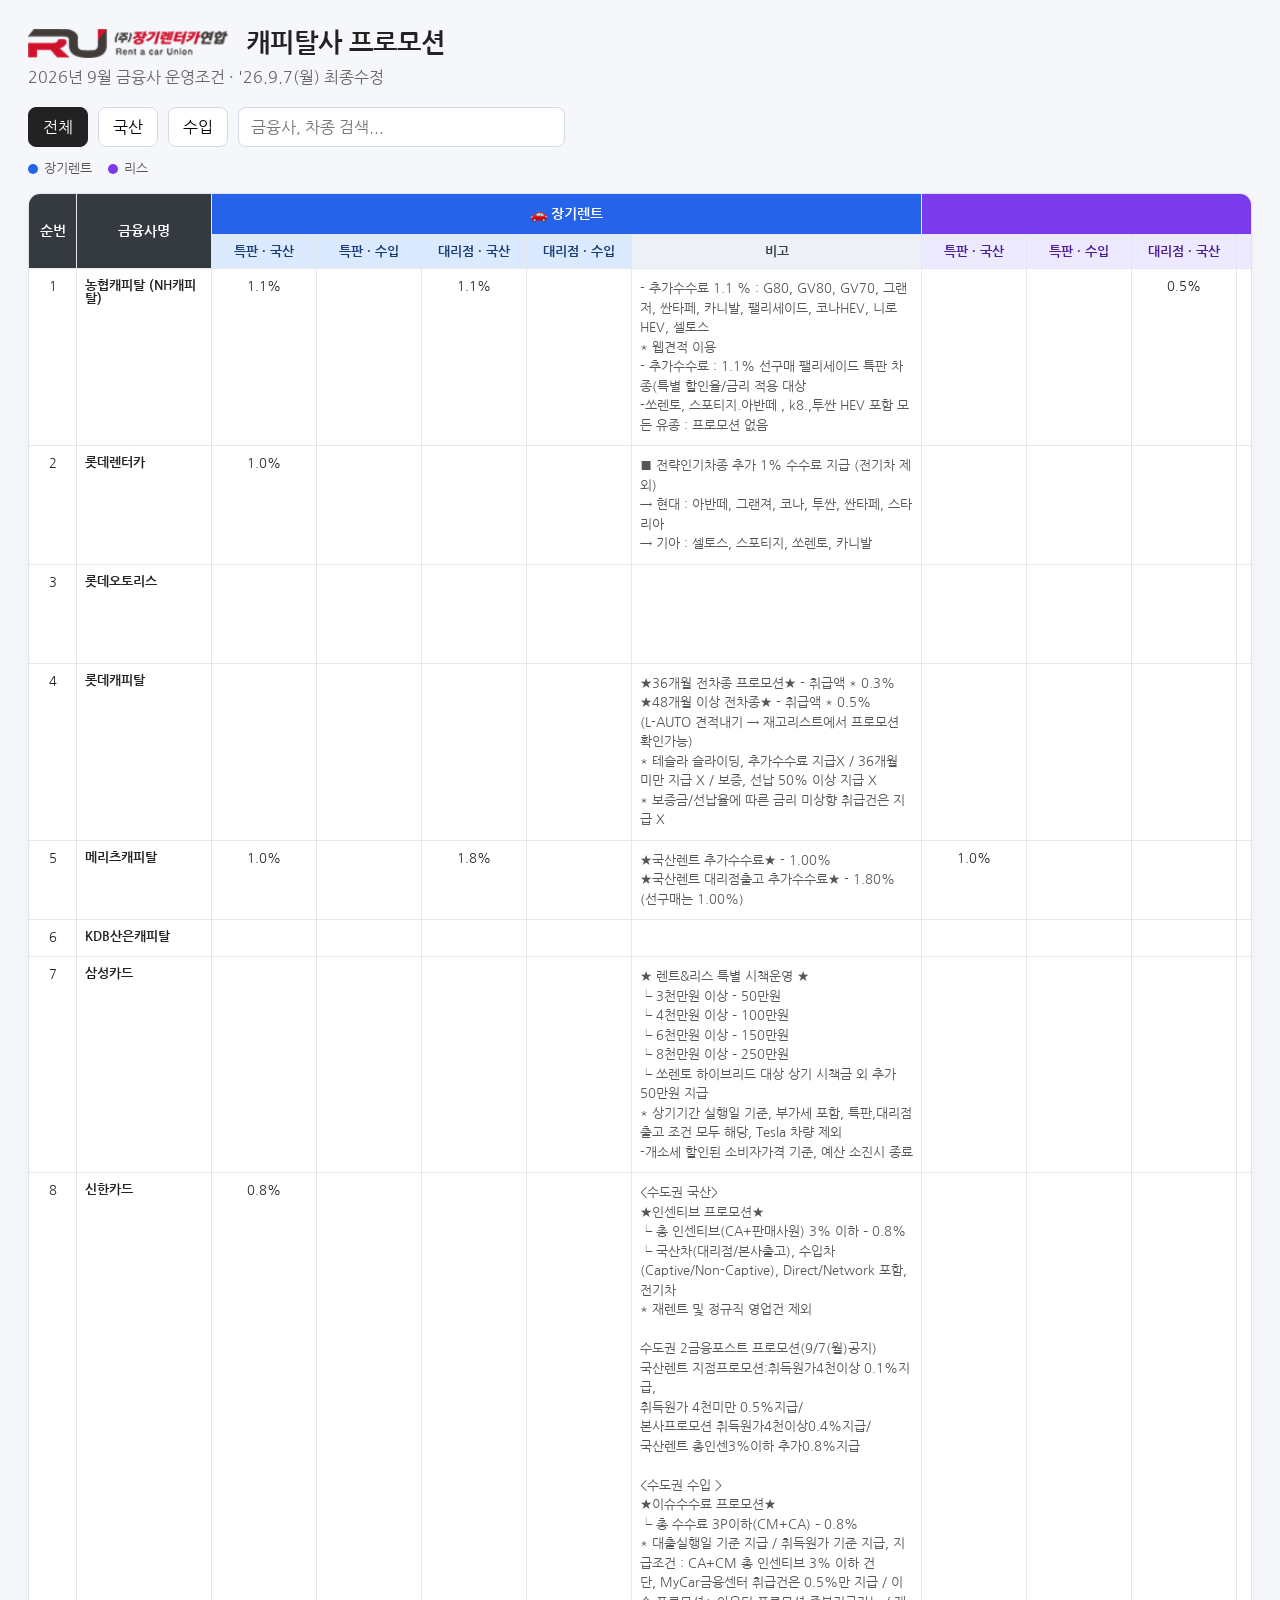
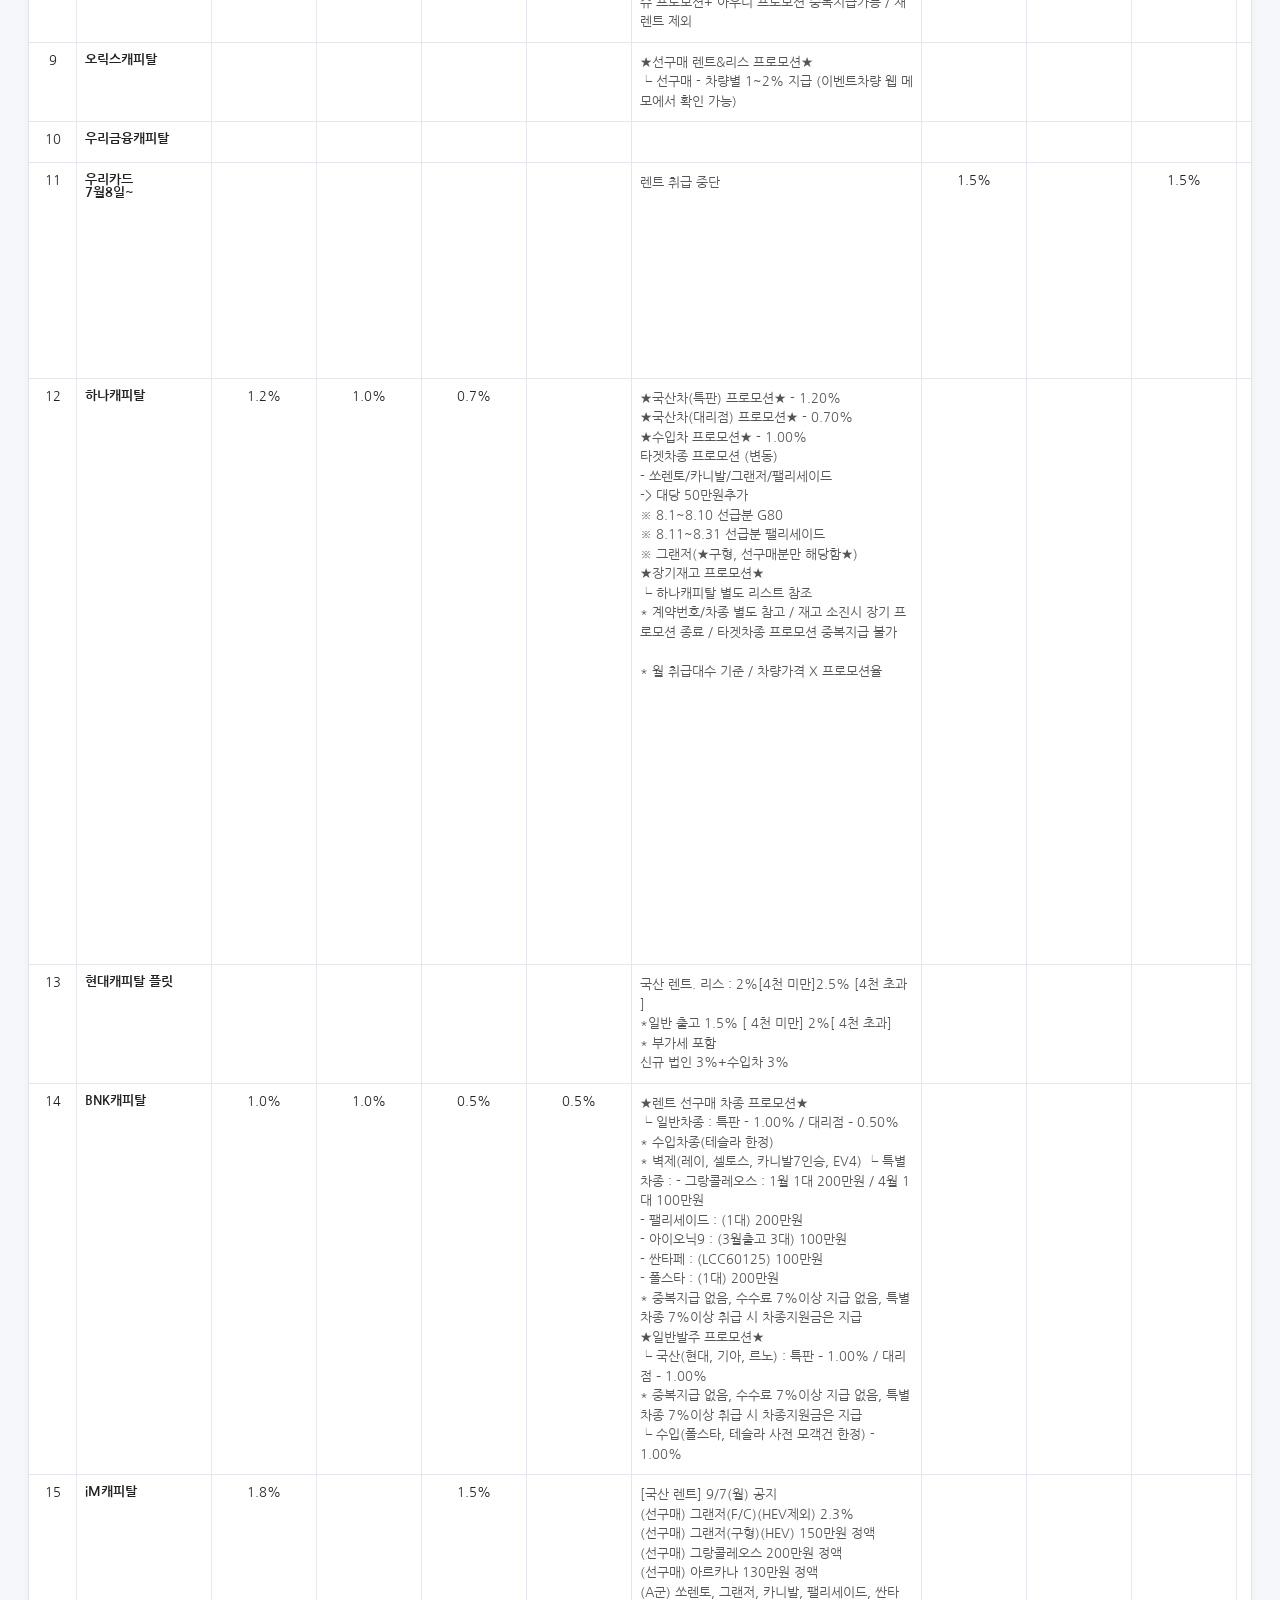
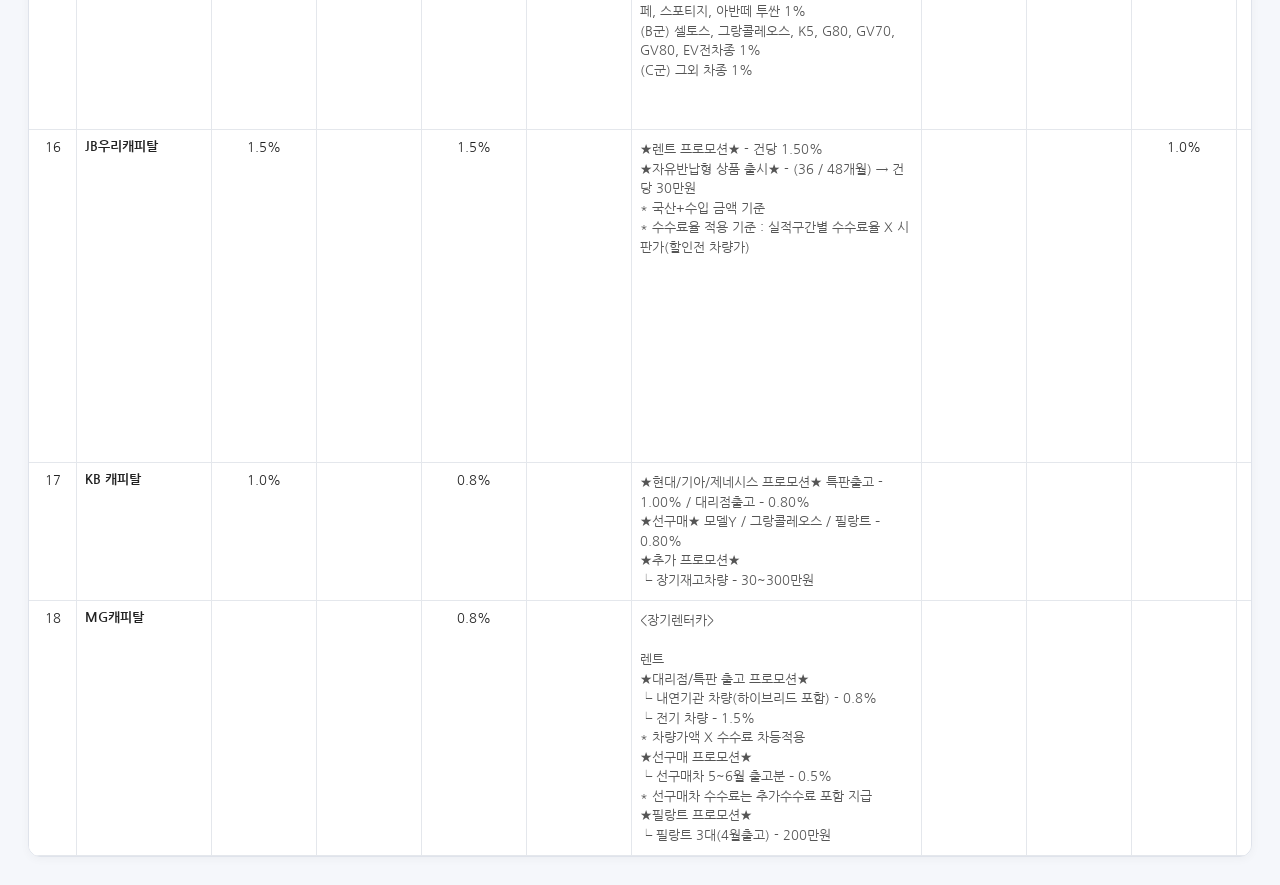
<file: www/index9991.html>
<!doctype html>
<html lang="ko">
<head>
<meta charset="utf-8">
<meta name="viewport" content="width=device-width, initial-scale=1">
<title>캐피탈사 프로모션 공지</title>
<style>
*{box-sizing:border-box}
body{margin:0;background:#f5f7fb;color:#222;font-family: "Nanum Gothic", "나눔고딕", sans-serif}
.wrap{max-width:1800px;margin:0 auto;padding:28px}
h1{margin:0 0 8px;font-size:26px}
.sub{color:#666;margin-bottom:20px}
.toolbar{display:flex;gap:10px;flex-wrap:wrap;margin-bottom:14px}
button,input{font:inherit}
button{border:1px solid #d5d9e2;background:#fff;border-radius:8px;padding:9px 14px;cursor:pointer}
button.active{background:#222;color:#fff;border-color:#222}
input{min-width:240px;border:1px solid #d5d9e2;border-radius:8px;padding:9px 12px;background:#fff}
.table-wrap{overflow:auto;background:#fff;border:1px solid #dfe3eb;border-radius:12px;box-shadow:0 2px 10px rgba(0,0,0,.04)}
table{border-collapse:separate;border-spacing:0;min-width:1600px;width:100%;table-layout:fixed}
th,td{border-right:1px solid #e4e7ec;border-bottom:1px solid #e4e7ec;padding:10px 8px;text-align:center;vertical-align:middle;font-size:13px}
thead th{position:sticky;top:0;z-index:3;color:#fff;font-weight:700}
thead tr:first-child th{font-size:14px;padding:12px 8px}
.group-base{background:#343a40}
.group-rent{background:#2563eb}
.group-lease{background:#7c3aed}
.sub-rent{background:#dbeafe;color:#173b76}
.sub-lease{background:#ede9fe;color:#4c1d95}
.note-head{background:#eef1f5;color:#374151}
tbody tr:hover td{background:#fafbff}
tbody td {vertical-align: top;}
tbody td.finance{font-weight:700;text-align:left;position:sticky;left:48px;z-index:2;background:#fff}
tbody td.no{position:sticky;left:0;z-index:2;background:#fff}
thead .sticky1{position:sticky;left:0;z-index:5;background:#343a40}
thead .sticky2{position:sticky;left:48px;z-index:5;background:#343a40}
td.note{text-align:left;line-height:1.5;color:#555;white-space:normal}
th.rate,td.rate{width:95px}
col.no{width:48px} col.finance{width:135px}
col.rate{width:105px} col.note{width:290px}
.legend{display:flex;gap:16px;margin:10px 0 16px;color:#555;font-size:13px}
.legend span{display:inline-flex;align-items:center;gap:6px}
.dot{width:10px;height:10px;border-radius:50%;display:inline-block}
.dot.r{background:#2563eb} .dot.l{background:#7c3aed}
/* @media(max-width:800px){.wrap{padding:14px}h1{font-size:21px}} */
@media(max-width:800px){
    .wrap {
        padding: 14px;
    }

    .header {
        gap: 10px;
    }

    .logo {
        width: 110px;
    }

    .header-title {
        font-size: 21px;
    }
}
.search-highlight {
    background: #fff176;
    color: #000;
    font-weight: 700;
    padding: 1px 2px;
    border-radius: 2px;
}
.header {
    display: flex;
    align-items: center;
    gap: 18px;
    margin-bottom: 8px;
}

.logo {
    width: 200px;
    height: auto;
    display: block;
}

.header-title {
    margin: 0;
    font-size: 26px;
    font-weight: 700;
    line-height: 1.2;
}

</style>
<link rel="preconnect" href="https://fonts.googleapis.com">
<link rel="preconnect" href="https://fonts.gstatic.com" crossorigin>
<link href="https://fonts.googleapis.com/css2?family=Nanum+Gothic:wght@400;700&display=swap" rel="stylesheet">
</head>
<body>
<div class="wrap">
  <!-- <h1>캐피탈사 프로모션 공지</h1> -->
  <div class="header">
    <img src="cars/img/unionlogo.png" alt="KLASSAUTO" class="logo">
    <h1 class="header-title">캐피탈사 프로모션</h1>
  </div>
  <div class="sub">2026년 9월 금융사 운영조건 · '26.9.7(월) 최종수정</div>

  <div class="toolbar">
    <button class="active" onclick="filterRows('all',this)">전체</button>
    <button onclick="filterRows('domestic',this)">국산</button>
    <button onclick="filterRows('imported',this)">수입</button>
    <input id="search" type="search" placeholder="금융사, 차종 검색..." oninput="searchRows()">
  </div>

  <div class="legend">
    <span><i class="dot r"></i> 장기렌트</span>
    <span><i class="dot l"></i> 리스</span>
    <!-- <span>※ 빈칸은 원본 시트에서도 값이 없는 항목입니다.</span> -->
  </div>

  <div class="table-wrap">
  <table id="promo">
    <colgroup>
      <col class="no"><col class="finance">
      <col class="rate"><col class="rate"><col class="rate"><col class="rate"><col class="note">
      <col class="rate"><col class="rate"><col class="rate"><col class="rate"><col class="note">
    </colgroup>
    <thead>
      <tr>
        <th rowspan="2" class="sticky1">순번</th>
        <th rowspan="2" class="sticky2">금융사명</th>
        <th colspan="5" class="group-rent">🚗 장기렌트</th>
        <th colspan="5" class="group-lease">🚗 리스</th>
      </tr>
      <tr>
        <th class="sub-rent">특판 · 국산</th>
        <th class="sub-rent">특판 · 수입</th>
        <th class="sub-rent">대리점 · 국산</th>
        <th class="sub-rent">대리점 · 수입</th>
        <th class="note-head">비고</th>
        <th class="sub-lease">특판 · 국산</th>
        <th class="sub-lease">특판 · 수입</th>
        <th class="sub-lease">대리점 · 국산</th>
        <th class="sub-lease">대리점 · 수입</th>
        <th class="note-head">비고</th>
      </tr>
    </thead>
    <tbody>
      
      <tr>
        <td class="no">1</td>
        <td class="finance">농협캐피탈
(NH캐피탈)</td>
        <td>1.1%</td>
        <td></td>
        <td>1.1%</td>
        <td></td>
        <td class="note">- 추가수수료 1.1 % : G80, GV80, GV70, 그랜저, 싼타페, 카니발, 팰리세이드, 코나HEV, 니로HEV, 셀토스<br>* 웹견적 이용<br>- 추가수수료 : 1.1% 선구매 팰리세이드 특판 차종(특별 할인율/금리 적용 대상<br>-쏘렌토, 스포티지.아반떼 , k8.,투싼 HEV 포함 모든 유종 : 프로모션 없음</td>
        <td></td>
        <td></td>
        <td>0.5%</td>
        <td>2.0%</td>
        <td class="note">★국산차 프로모션★ (전차종) – 0.50% <br>★수입차 프로모션★ (전차종) – 2.00%</td>
      </tr>
    
      <tr>
        <td class="no">2</td>
        <td class="finance">롯데렌터카</td>
        <td>1.0%</td>
        <td></td>
        <td></td>
        <td></td>
        <td class="note">■ 전략인기차종 추가 1% 수수료 지급 (전기차 제외) <br>→ 현대 : 아반떼, 그랜져, 코나, 투싼, 싼타페, 스타리아 <br>→ 기아 : 셀토스, 스포티지, 쏘렌토, 카니발</td>
        <td></td>
        <td></td>
        <td></td>
        <td></td>
        <td class="note"></td>
      </tr>
    
      <tr>
        <td class="no">3</td>
        <td class="finance">롯데오토리스</td>
        <td></td>
        <td></td>
        <td></td>
        <td></td>
        <td class="note"></td>
        <td></td>
        <td></td>
        <td></td>
        <td></td>
        <td class="note">★선구매 프로모션★ <br>└ 선구매 차량 진행 시 추가수수료 50만원<br>취득원가X 지급율적용 후 지급 (국산차는 차량가액X지급율 적용 후 지급)</td>
      </tr>
    
      <tr>
        <td class="no">4</td>
        <td class="finance">롯데캐피탈</td>
        <td></td>
        <td></td>
        <td></td>
        <td></td>
        <td class="note">★36개월 전차종 프로모션★ - 취급액 * 0.3%<br>★48개월 이상 전차종★ - 취급액 * 0.5%<br>(L-AUTO 견적내기 → 재고리스트에서 프로모션 확인가능) <br>* 테슬라 슬라이딩, 추가수수료 지급X / 36개월 미만 지급 X / 보증, 선납 50% 이상 지급 X <br>* 보증금/선납율에 따른 금리 미상향 취급건은 지급 X</td>
        <td></td>
        <td></td>
        <td></td>
        <td></td>
        <td class="note"></td>
      </tr>
    
      <tr>
        <td class="no">5</td>
        <td class="finance">메리츠캐피탈</td>
        <td>1.0%</td>
        <td></td>
        <td>1.8%</td>
        <td></td>
        <td class="note">★국산렌트 추가수수료★ - 1.00% <br>★국산렌트 대리점출고 추가수수료★ - 1.80% (선구매는 1.00%)</td>
        <td>1.0%</td>
        <td></td>
        <td></td>
        <td>1.0%</td>
        <td class="note">★수입차 프로모션★ – 0.5%<br>★국산리스 대리점출고 추가수수료★ – 1.00%</td>
      </tr>
    
      <tr>
        <td class="no">6</td>
        <td class="finance">KDB산은캐피탈</td>
        <td></td>
        <td></td>
        <td></td>
        <td></td>
        <td class="note"></td>
        <td></td>
        <td></td>
        <td></td>
        <td></td>
        <td class="note"></td>
      </tr>
    
      <tr>
        <td class="no">7</td>
        <td class="finance">삼성카드</td>
        <td></td>
        <td></td>
        <td></td>
        <td></td>
        <td class="note">★ 렌트&amp;리스 특별 시책운영 ★ <br>└ 3천만원 이상 - 50만원 <br>└ 4천만원 이상 – 100만원 <br>└ 6천만원 이상 – 150만원 <br>└ 8천만원 이상 – 250만원 <br>└ 쏘렌토 하이브리드 대상 상기 시책금 외 추가 50만원 지급 <br>* 상기기간 실행일 기준, 부가세 포함, 특판,대리점 출고 조건 모두 해당, Tesla 차량 제외 <br>-개소세 할인된 소비자가격 기준, 예산 소진시 종료</td>
        <td></td>
        <td></td>
        <td></td>
        <td></td>
        <td class="note">★ 렌트&amp;리스 특별 시책운영 ★ <br>└ 3천만원 이상 - 50만원 <br>└ 4천만원 이상 – 100만원 <br>└ 6천만원 이상 – 150만원 <br>└ 8천만원 이상 – 250만원 <br>└ 쏘렌토 하이브리드 대상 상기 시책금 외 추가 50만원 지급 <br>* 상기기간 실행일 기준, 부가세 포함, 특판,대리점 출고 조건 모두 해당, Tesla 차량 제외 <br>-개소세 할인된 소비자가격 기준, 예산 소진시 종료</td>
      </tr>
    
      <tr>
        <td class="no">8</td>
        <td class="finance">신한카드</td>
        <td>0.8%</td>
        <td></td>
        <td></td>
        <td></td>
        <td class="note">
          &lt;수도권 국산&gt; <br>★인센티브 프로모션★ <br>└ 총 인센티브(CA+판매사원) 3% 이하 – 0.8% <br>└ 국산차(대리점/본사출고), 수입차(Captive/Non-Captive), Direct/Network 포함, 전기차 <br>* 재렌트 및 정규직 영업건 제외 <br><br>
          수도권 2금융포스트 프로모션(9/7(월)공지)<br>
          국산렌트 지점프로모션:취득원가4천이상 0.1%지급, <br>
          취득원가 4천미만 0.5%지급/<br>
          본사프로모션 취득원가4천이상0.4%지급/<br>
          국산렌트 총인센3%이하 추가0.8%지급<br><br>

          &lt;수도권 수입 &gt; <br>★이슈수수료 프로모션★ <br>└ 총 수수료 3P이하(CM+CA) – 0.8% <br>* 대출실행일 기준 지급 / 취득원가 기준 지급, 지급조건 : CA+CM 총 인센티브 3% 이하 건 <br>단, MyCar금융센터 취급건은 0.5%만 지급 / 이슈 프로모션+ 아우디 프로모션 중복지급가능 / 재렌트 제외
          
        </td>
        <td></td>
        <td></td>
        <td></td>
        <td></td>
        <td class="note">★리스 프로모션★<br>&lt;수도권 국산&gt;<br>└ 취득원가 4천만원 이상 X 0.50%<br>* CA지급, 세액CA부담, 금융리스 제외, Max 40만원└ (수도1)취득원가 4천만원 이상 X 0.30%<br>
          <br>&lt;수도권 수입&gt;<br>
          : 9/7(월) 공지, 수도권1금융포스트 프로모션<br>└ 본사 : 취득원가 8천만원미만 Non-captive – 1.00%<br>└ 본사 : 취득원가 8천만원이상 Non-captive (벤츠, BMW, 포르쉐) – 2.00%<br>└ 포스트 : 취득원가 8천만원이상 Non-captive 外 – 1.7%<br></td>
      </tr>
    
      <tr>
        <td class="no">9</td>
        <td class="finance">오릭스캐피탈</td>
        <td></td>
        <td></td>
        <td></td>
        <td></td>
        <td class="note">★선구매 렌트&amp;리스 프로모션★<br>└ 선구매 - 차량별 1~2% 지급 (이벤트차량 웹 메모에서 확인 가능)</td>
        <td></td>
        <td></td>
        <td></td>
        <td></td>
        <td class="note">* 리스는 수수료 최대 12%이내 지급 (추가수수료 포함) / 국산렌트 - 할인전 차량가 / 그외 - 취득원가</td>
      </tr>
    
      <tr>
        <td class="no">10</td>
        <td class="finance">우리금융캐피탈</td>
        <td></td>
        <td></td>
        <td></td>
        <td></td>
        <td class="note"></td>
        <td></td>
        <td></td>
        <td></td>
        <td></td>
        <td class="note">국산리스 취급대당 0.30%</td>
      </tr>
    
      <tr>
        <td class="no">11</td>
        <td class="finance">
          우리카드<BR>
          7월8일~  
        </td>
        <td></td>
        <td></td>
        <td></td>
        <td></td>
        <td class="note">렌트 취급 중단</td>
        <td>1.5%</td>
        <td></td>
        <td>1.5%</td>
        <td></td>
        <td class="note">★국산 운용리스 추가수수료★ <br>└ 당사 명의 <br>- 대리점/특판 : 전 브랜드 – 1.50% <br>└ 이용자 명의 <br>- 대리점 : 전 브랜드 – 0.50% <br>★수입 운용리스 추가수수료★ <br>└ 일반상품(취득원가 1억 미만 – 0.70%) <br>└ 일반상품(취득원가 1억~2억 미만 – 0.80%) <br>└ 일반상품(취득원가 2억 이상 – 1.00%)<br>└ 고IRR상품(취득원가 관계없음 - 2.5%)</td>
      </tr>
    
      <tr>
        <td class="no">12</td>
        <td class="finance">하나캐피탈</td>
        <td>1.2%</td>
        <td>1.0%</td>
        <td>0.7%</td>
        <td></td>
        <td class="note">★국산차(특판) 프로모션★ - 1.20%<br>★국산차(대리점) 프로모션★ - 0.70%<br>★수입차 프로모션★ - 1.00%<br>타겟차종 프로모션 (변동) <br>- 쏘렌토/카니발/그랜저/팰리세이드 <br>-&gt; 대당 50만원추가 <br>※ 8.1~8.10 선급분 G80 <br>※ 8.11~8.31 선급분 팰리세이드 <br>※ 그랜저(★구형, 선구매분만 해당함★)<br>★장기재고 프로모션★<br>└ 하나캐피탈 별도 리스트 참조<br>* 계약번호/차종 별도 참고 / 재고 소진시 장기 프로모션 종료 / 타겟차종 프로모션 중복지급 불가<br><br>* 월 취급대수 기준 / 차량가격 X 프로모션율</td>
        <td></td>
        <td></td>
        <td></td>
        <td></td>
        <td class="note">
          9/7(월) 공지<br>
          ★26.9월 국산/수입차 운영조건★(26.9.1~9.30) <br>
          <br>
          ◆ 국산차 (운영irr 소폭인하)<br>
          1) 운용리스<br>
            - 프로모션 <br>
          : 추가수수료 <br>
            제네시스 : ★2.5%★<br>
            제네시스 외 : ★2.2%★<br>            
          2) 금융리스/할부/론<br>
            - 차주별 등급별 금리 차등<br>
            :[12개월] 6.0%~18.4%<br>
              [24개월] 6.5%~19.0%<br>
              [36-60개월] 6.1%~ 19.2%<br>
            - 12개월 : 수수료 미지급<br>
                24개월 : 0.3%<br>
                36개월 이상 : 1.0%<br><br>
          
          ◆ 수입차 (운영irr 일부인상)<br>
          1) 운용리스 추가수수료 ★2.0%★<br>
          - 일부차종 1.0~1.5% (로터스 외)<br>            
          2) 금융리스/할부/론<br>
            - 차주별 등급별 금리 차등<br>
              : [12개월] 6.4%~12.9%<br>
                [24개월] 6.9%~13.5%<br>
                [36~60개월] 6.6%~ 13.7%<br>
            - 12개월 : 수수료 미지급<br>
                24개월 : 0.5%<br>
                36개월 이상 : 1.0%<br> 
        </td>
      </tr>
    
      <tr>
        <td class="no">13</td>
        <td class="finance">현대캐피탈
플릿</td>
        <td></td>
        <td></td>
        <td></td>
        <td></td>
        <td class="note">국산 렌트. 리스 : 2%[4천 미만]2.5% [4천 초과 ]<br>*일반 출고 1.5% [ 4천 미만] 2%[ 4천 초과]<br>* 부가세 포함 <br>신규 법인 3%+수입차 3%</td>
        <td></td>
        <td></td>
        <td></td>
        <td></td>
        <td class="note">국산 렌트. 리스 : 2%<br>외산차 : 3%<br>* 부가세 포함</td>
      </tr>
    
      <tr>
        <td class="no">14</td>
        <td class="finance">BNK캐피탈</td>
        <td>1.0%</td>
        <td>1.0%</td>
        <td>0.5%</td>
        <td>0.5%</td>
        <td class="note">★렌트 선구매 차종 프로모션★<br>└ 일반차종 : 특판 - 1.00% / 대리점 – 0.50%<br>* 수입차종(테슬라 한정)<br>* 벽제(레이, 셀토스, 카니발7인승, EV4) └ 특별차종 : - 그랑콜레오스 : 1월 1대 200만원 / 4월 1대 100만원<br>- 팰리세이드 : (1대) 200만원<br>- 아이오닉9 : (3월출고 3대) 100만원<br>- 싼타페 : (LCC60125) 100만원<br>- 폴스타 : (1대) 200만원<br>* 중복지급 없음, 수수료 7%이상 지급 없음, 특별차종 7%이상 취급 시 차종지원금은 지급<br>★일반발주 프로모션★<br>└ 국산(현대, 기아, 르노) : 특판 – 1.00% / 대리점 – 1.00%<br>* 중복지급 없음, 수수료 7%이상 지급 없음, 특별차종 7%이상 취급 시 차종지원금은 지급<br>└ 수입(폴스타, 테슬라 사전 모객건 한정) - 1.00%</td>
        <td></td>
        <td></td>
        <td></td>
        <td></td>
        <td class="note">② 리스 <br>★CM지급 프로모션★<br>└ 벤츠 : 전체 딜러사 – GLC, GLE, GLS - 2.00% / 그 외 - 1.80% <br>└ 포르쉐 : 전체 딜러사 – 카이엔, 파나메라 - 2.00% / 그 외 - 1.80% <br>└ BMW(미니제외) : 전 차종/전체 딜러사 – 1.80% <br>└ 아우디 : 전 차종/전체 딜러사 – 1.20% <br>└ 포드/링컨 : 선인자동차 / 익스플로러 – 1.00%, 에비에이터 – 0.50%<br>★AG지급 프로모션★<br>└ 국산차 : 전체 딜러사 – 프로모션 1.0% (카드결제 限)</td>
      </tr>
    
      <tr>
        <td class="no">15</td>
        <td class="finance">iM캐피탈</td>
        <td>1.8%</td>
        <td></td>
        <td>1.5%</td>
        <td></td>
        <td class="note">
          [국산 렌트] 9/7(월) 공지<BR>
          (선구매) 그랜저(F/C)(HEV제외) 2.3% <BR>
          (선구매) 그랜저(구형)(HEV) 150만원 정액<BR>
          (선구매) 그랑콜레오스 200만원 정액<BR>
          (선구매) 아르카나 130만원 정액<BR>
          (A군) 쏘렌토, 그랜저, 카니발, 팰리세이드, 싼타페, 스포티지, 아반떼 투싼 1%<BR>
          (B군) 셀토스, 그랑콜레오스, K5, G80, GV70, GV80, EV전차종 1%<BR>
          (C군) 그외 차종 1%<BR>
        </td>
        <td></td>
        <td></td>
        <td></td>
        <td></td>
        <td class="note">
          [국산 리스] 9/7(월) 공지<BR>
          (A군) G80, GV70, GV80, 팰리세이드, 쏘렌토, 카니발, 싼타페, 그랜저 2.2%<BR>
          (B군) 현대/기아 전차종, G70, G90 2.2%<BR>
          (C군) 그 외 2.2%<BR><BR>

          [수입 리스] 9/7(월) 공지<BR>
          (A군) 벤츠,BMW, 포르쉐, 재규어랜드로버, 캐딜락, 아우디, 렉서스 2.0% <a href="cars/img/im09.jpg" target="_blank">(뭐가 복잡함, 사진참조)</a><BR>
          (B군) 폭스바겐, 볼보 1.4%<BR>
          (C군) 포드, 롤스로이스, 벤틀리 1.2%<BR>
          (D군) 그 外 1.0%<BR>
        </td>
      </tr>
    
      <tr>
        <td class="no">16</td>
        <td class="finance">JB우리캐피탈</td>
        <td>1.5%</td>
        <td></td>
        <td>1.5%</td>
        <td></td>
        <td class="note">★렌트 프로모션★ - 건당 1.50% <br>★자유반납형 상품 출시★ - (36 / 48개월) → 건당 30만원 <br>* 국산+수입 금액 기준 <br>* 수수료율 적용 기준 : 실적구간별 수수료율 X 시판가(할인전 차량가)</td>
        <td></td>
        <td></td>
        <td>1.0%</td>
        <td>2.0%</td>
        <td class="note">★리스 인센티브★ - 국산 1.00%, 수입 2.00% <br>★이용자명의 리스 추가 인센티브★ - 건당 50만원 <br>★선구매 추가 인센티브★ <br>└ BMW : X5 – 500만원 <br>└ 팰리세이드 - 50만원 <br>★자유반납형 상품 출시★ <br>└ 국산승용 전차종 &amp; 수입차 일부 차종 <br>- BMW (5, 3 시리즈, X3), BENZ(C-Class, E-Class, GLC), 렉서스(ES), 볼보(XC40, 60), 아우디(A6) 폭스바겐(티구안), 테슬라(3, Y, YL) <br>└ 60개월 계약 – 36 / 48개월 이후 반납 시 중도해지 패널티 면제 <br>ex) 기본인센 +(국산+1.20% / 수입+0.2%) = 합 2.20% 추가지급 <br>★이용자명의 하나카드 연동 프로모션★ <br>└ 고객 – 0.2% / AG – 1.3%</td>
      </tr>
    
      <tr>
        <td class="no">17</td>
        <td class="finance">KB 캐피탈</td>
        <td>1.0%</td>
        <td></td>
        <td>0.8%</td>
        <td></td>
        <td class="note">★현대/기아/제네시스 프로모션★ 특판출고 - 1.00% / 대리점출고 – 0.80% <br>★선구매★ 모델Y / 그랑콜레오스 / 필랑트 – 0.80% <br>★추가 프로모션★ <br>└ 장기재고차량 – 30~300만원</td>
        <td></td>
        <td></td>
        <td></td>
        <td></td>
        <td class="note">★CM 프로모션★ <br>└ 벤츠+포르쉐+전 딜러사+캐딜락 - 2.00% <br>└ 그 외 기타 비전속 브랜드 - 1.00% <br>* 단, 저금리 프로모션 상품 진행시 추가수수료 대상 제외 <br>* 테슬라 SC 추가수수료 프로모션 미지급</td>
      </tr>
    
      <tr>
        <td class="no">18</td>
        <td class="finance">MG캐피탈</td>
        <td></td>
        <td></td>
        <td>0.8%</td>
        <td></td>
        <td class="note">&lt;장기렌터카&gt;<br><br>렌트 <br>★대리점/특판 출고 프로모션★ <br>└ 내연기관 차량(하이브리드 포함) - 0.8% <br>└ 전기 차량 – 1.5% <br>* 차량가액 X 수수료 차등적용 <br>★선구매 프로모션★ <br>└ 선구매차 5~6월 출고분 – 0.5% <br>* 선구매차 수수료는 추가수수료 포함 지급 <br>★필랑트 프로모션★ <br>└ 필랑트 3대(4월출고) - 200만원</td>
        <td></td>
        <td></td>
        <td></td>
        <td></td>
        <td class="note">★리스 프로모션★ <br>└ 벤츠, BMW, 볼보 – 1.50%</td>
      </tr>
    
    </tbody>
  </table>
  </div>
</div>

<script>
let currentFilter='all';
function applyFilter(){
    const q = document.getElementById('search').value.trim().toLowerCase();

    document.querySelectorAll('#promo tbody tr').forEach(tr => {
        const cells = tr.children;

        const company = cells[1].innerText.toLowerCase();
        const rentNote = cells[6].innerText.toLowerCase();
        const leaseNote = cells[11].innerText.toLowerCase();

        let ok = true;

        if (currentFilter === 'domestic') {
            ok = cells[2].innerText || cells[4].innerText ||
                 cells[7].innerText || cells[9].innerText;
        }

        if (currentFilter === 'imported') {
            ok = cells[3].innerText || cells[5].innerText ||
                 cells[8].innerText || cells[10].innerText;
        }

        if (q) {
            const searchText =
                company + " " + rentNote + " " + leaseNote;

            ok = ok && searchText.includes(q);
        }

        tr.style.display = ok ? '' : 'none';

        // 검색어 하이라이트
        highlightText(cells[1], q);
        highlightText(cells[6], q);
        highlightText(cells[11], q);
    });
}
function filterRows(type,btn){
  currentFilter=type;
  document.querySelectorAll('.toolbar button').forEach(b=>b.classList.remove('active'));
  btn.classList.add('active');
  applyFilter();
}
function searchRows(){applyFilter();}

function highlightText(element, keyword) {
    // 기존 하이라이트 제거
    element.innerHTML = element.innerHTML.replace(
        /<mark class="search-highlight">([\s\S]*?)<\/mark>/gi,
        '$1'
    );

    if (!keyword) return;

    const escaped = keyword.replace(/[.*+?^${}()|[\]\\]/g, '\\$&');
    const regex = new RegExp(`(${escaped})`, 'gi');

    element.innerHTML = element.innerHTML.replace(
        regex,
        '<mark class="search-highlight">$1</mark>'
    );
}
</script>
</body>
</html>
</file>
<file: www/games/style.css>
.firstGame {
  display: grid;
  grid-template-columns: 1fr 1fr;
}
.secondGame {
  display: grid;
  grid-template-columns: 1fr 1fr;
  margin-top: 30px;
}
.thirdGame {
  display: grid;
  grid-template-columns: 1fr 1fr;
  margin-top: 30px;
}
.tdLeft {
  border: solid 1px grey;
  text-align: center;
  height: 45px;
}
div {
  margin-left: auto;
  margin-right: auto;
  height: auto;
  /* border : 1px solid grey; */
}
h2 {
  color: grey;
}
h3 {
  color: grey;
  margin-top: auto;
  margin-bottom: 0px;
}
label {
  font-size: x-large;
  font-weight: bold;
  color: grey;
}
label .large {
  font-size: x-large;
  font-weight: bold;
  color: grey;
}
label .small {
  font-size: small;
  color: skyblue;
}
p {
  margin-top: 17px;
  margin-bottom: 17px;
}
span {
  font-style: italic;
  color: skyblue;
  font-size: 10px;
}
table {
  margin-top: 2px;
  color: grey;
}
</file>
